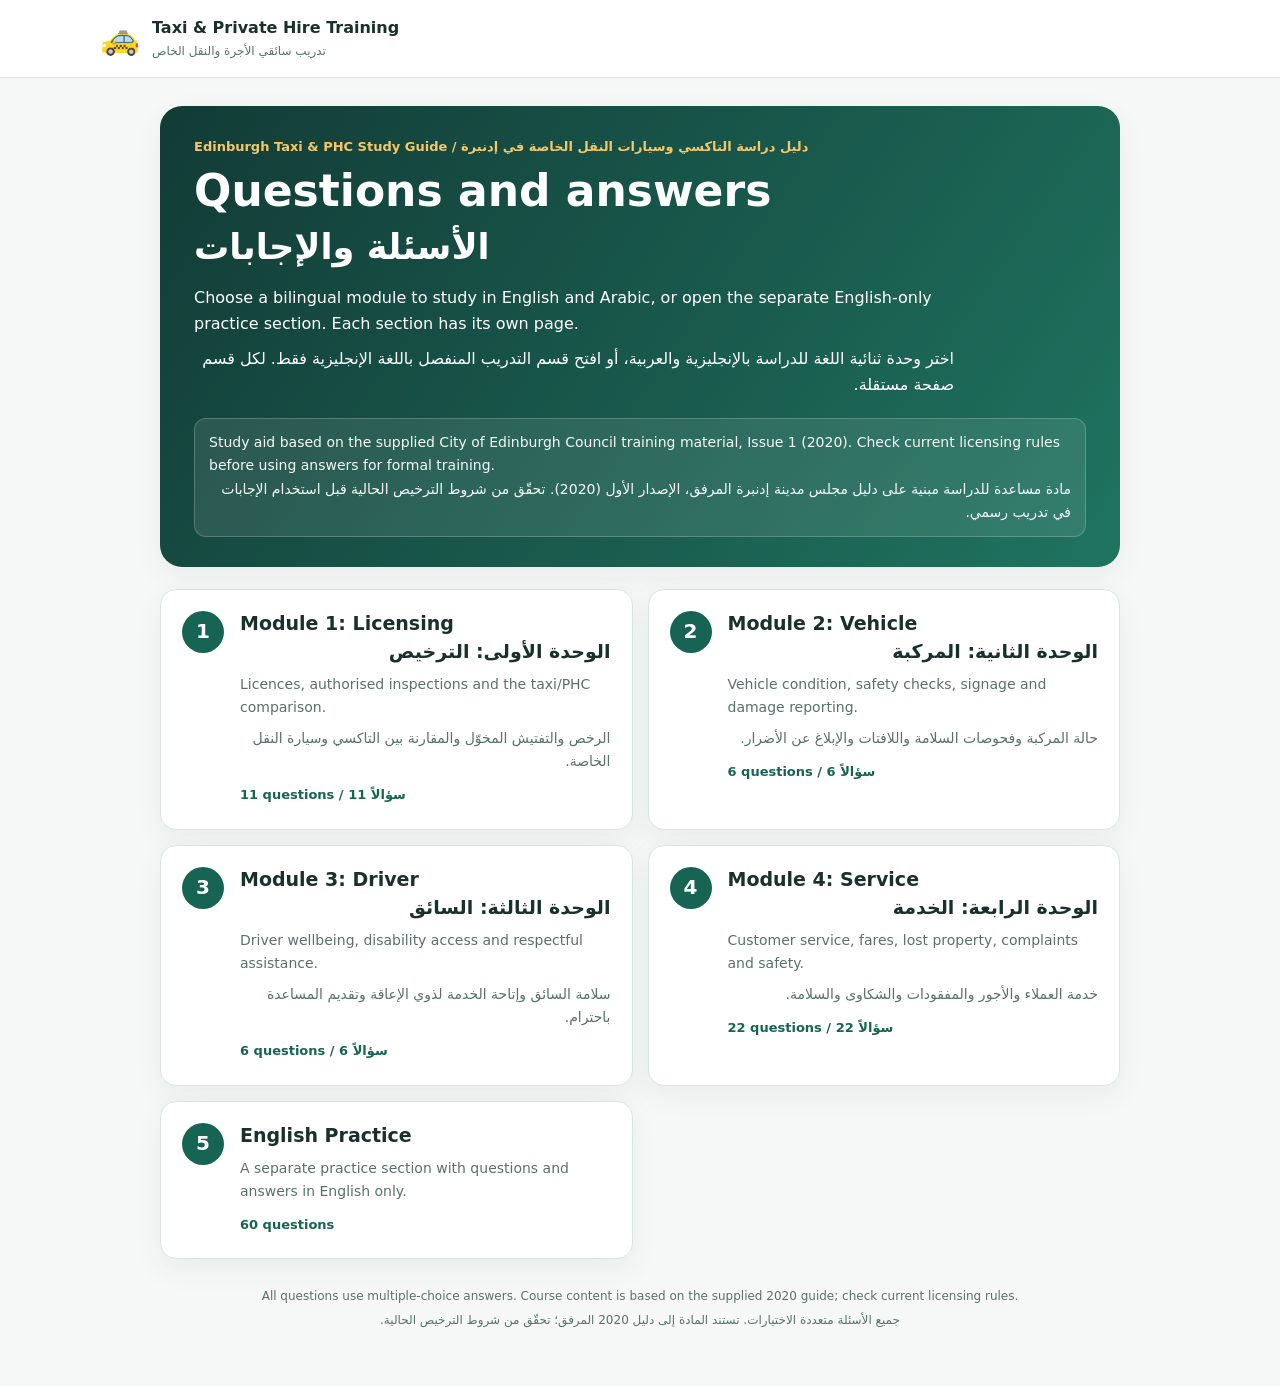
<file: index.html>
<!doctype html>
<html lang="en">
<head>
  <meta charset="utf-8">
  <meta name="viewport" content="width=device-width, initial-scale=1">
  <meta name="theme-color" content="#123b36">
  <title>Taxi & PHC Training | تدريب التاكسي والنقل الخاص</title>
  <link rel="stylesheet" href="style.css?v=20261119-7">
</head>
<body data-page="home">
  <header class="topbar"><a class="brand" href="index.html"><span class="brand-mark">🚕</span><span><strong>Taxi & Private Hire Training</strong><small>تدريب سائقي الأجرة والنقل الخاص</small></span></a></header>
  <main>
    <section class="intro">
      <p class="eyebrow">Edinburgh Taxi & PHC Study Guide / دليل دراسة التاكسي وسيارات النقل الخاصة في إدنبرة</p>
      <h1>Questions and answers<br><span lang="ar" dir="rtl">الأسئلة والإجابات</span></h1>
      <p lang="en" dir="ltr">Choose a bilingual module to study in English and Arabic, or open the separate English-only practice section. Each section has its own page.</p>
      <p lang="ar" dir="rtl">اختر وحدة ثنائية اللغة للدراسة بالإنجليزية والعربية، أو افتح قسم التدريب المنفصل باللغة الإنجليزية فقط. لكل قسم صفحة مستقلة.</p>
      <div class="notice"><span lang="en" dir="ltr">Study aid based on the supplied City of Edinburgh Council training material, Issue 1 (2020). Check current licensing rules before using answers for formal training.</span><span lang="ar" dir="rtl">مادة مساعدة للدراسة مبنية على دليل مجلس مدينة إدنبرة المرفق، الإصدار الأول (2020). تحقّق من شروط الترخيص الحالية قبل استخدام الإجابات في تدريب رسمي.</span></div>
    </section>
    <section class="module-grid" id="module-cards" aria-label="Training modules / وحدات التدريب"></section>
    <footer><span lang="en" dir="ltr">All questions use multiple-choice answers. Course content is based on the supplied 2020 guide; check current licensing rules.</span><span lang="ar" dir="rtl">جميع الأسئلة متعددة الاختيارات. تستند المادة إلى دليل 2020 المرفق؛ تحقّق من شروط الترخيص الحالية.</span></footer>
  </main>
  <script src="questions.js?v=20261119-7"></script><script src="extra-questions.js?v=20261119-7"></script><script src="answers.js?v=20261119-7"></script><script src="course-guide.js?v=20261119-7"></script><script src="app.js?v=20261119-7"></script>
</body>
</html>
</file>
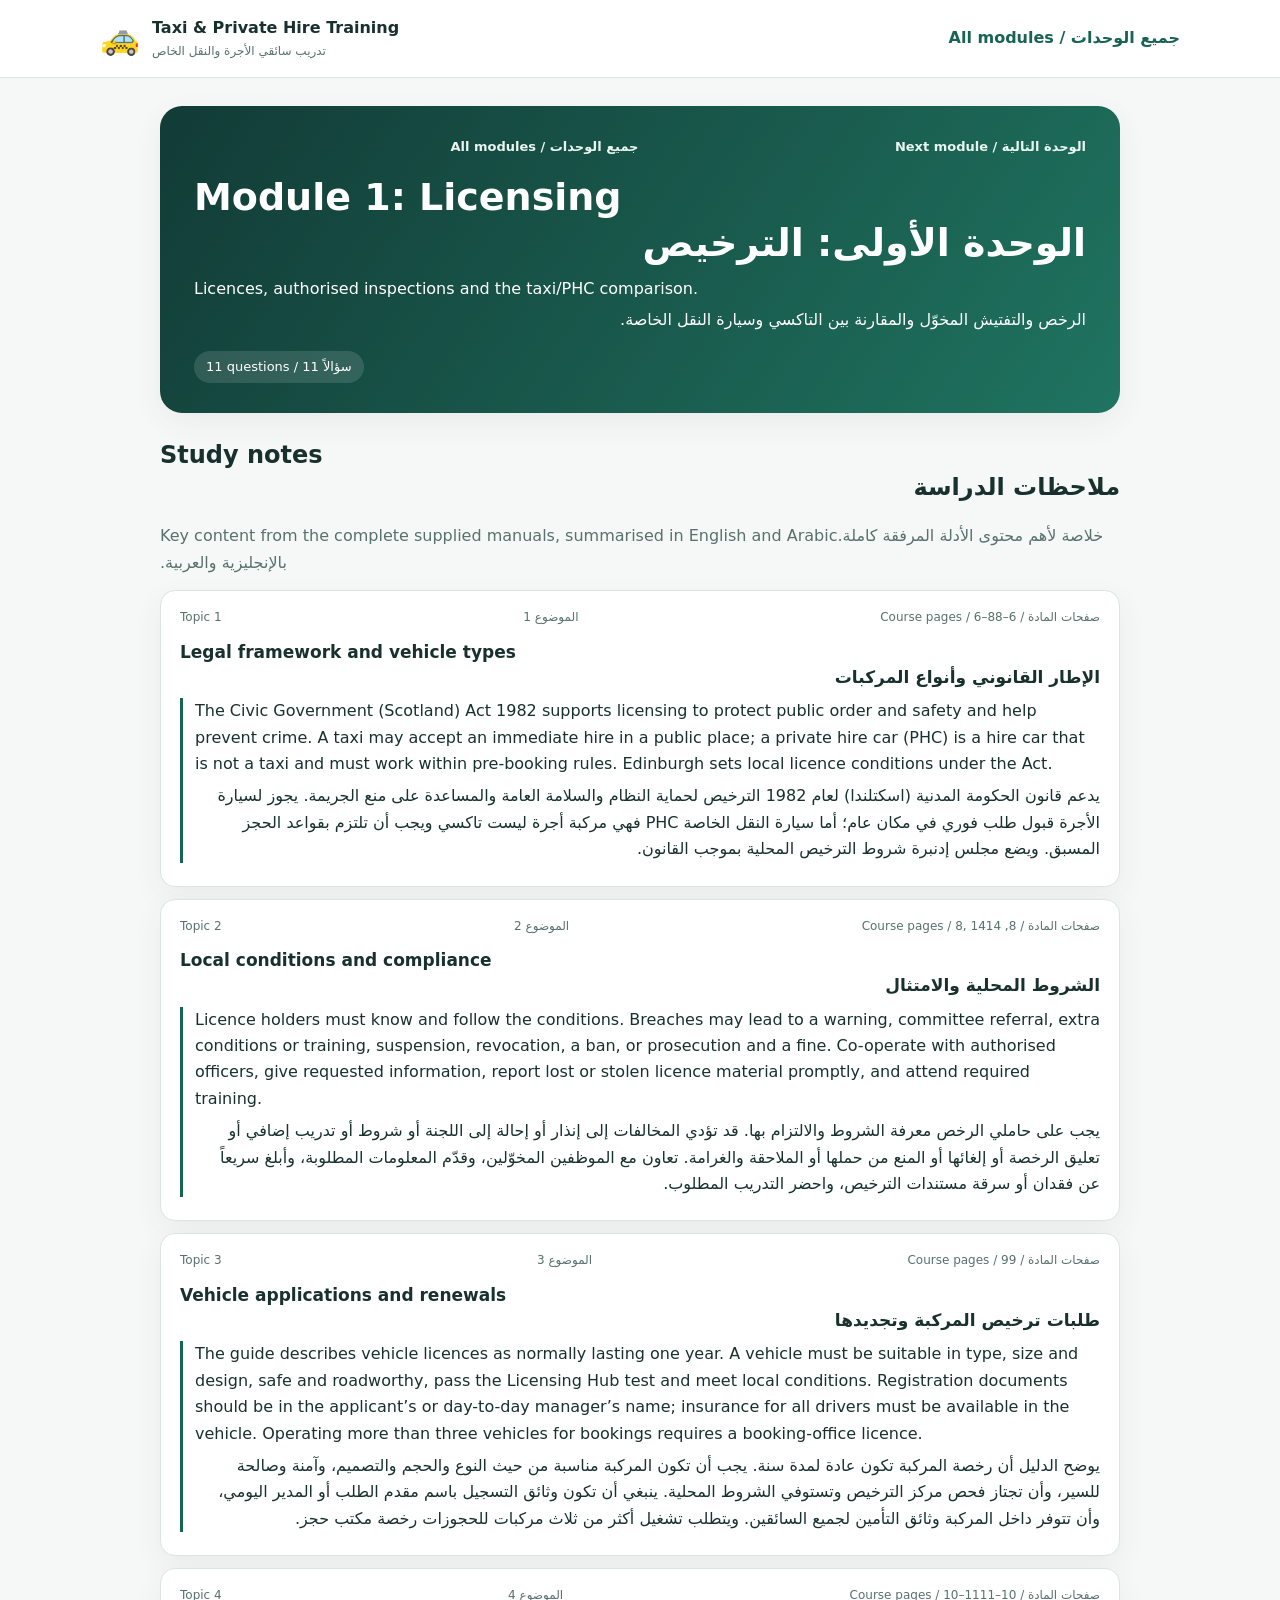
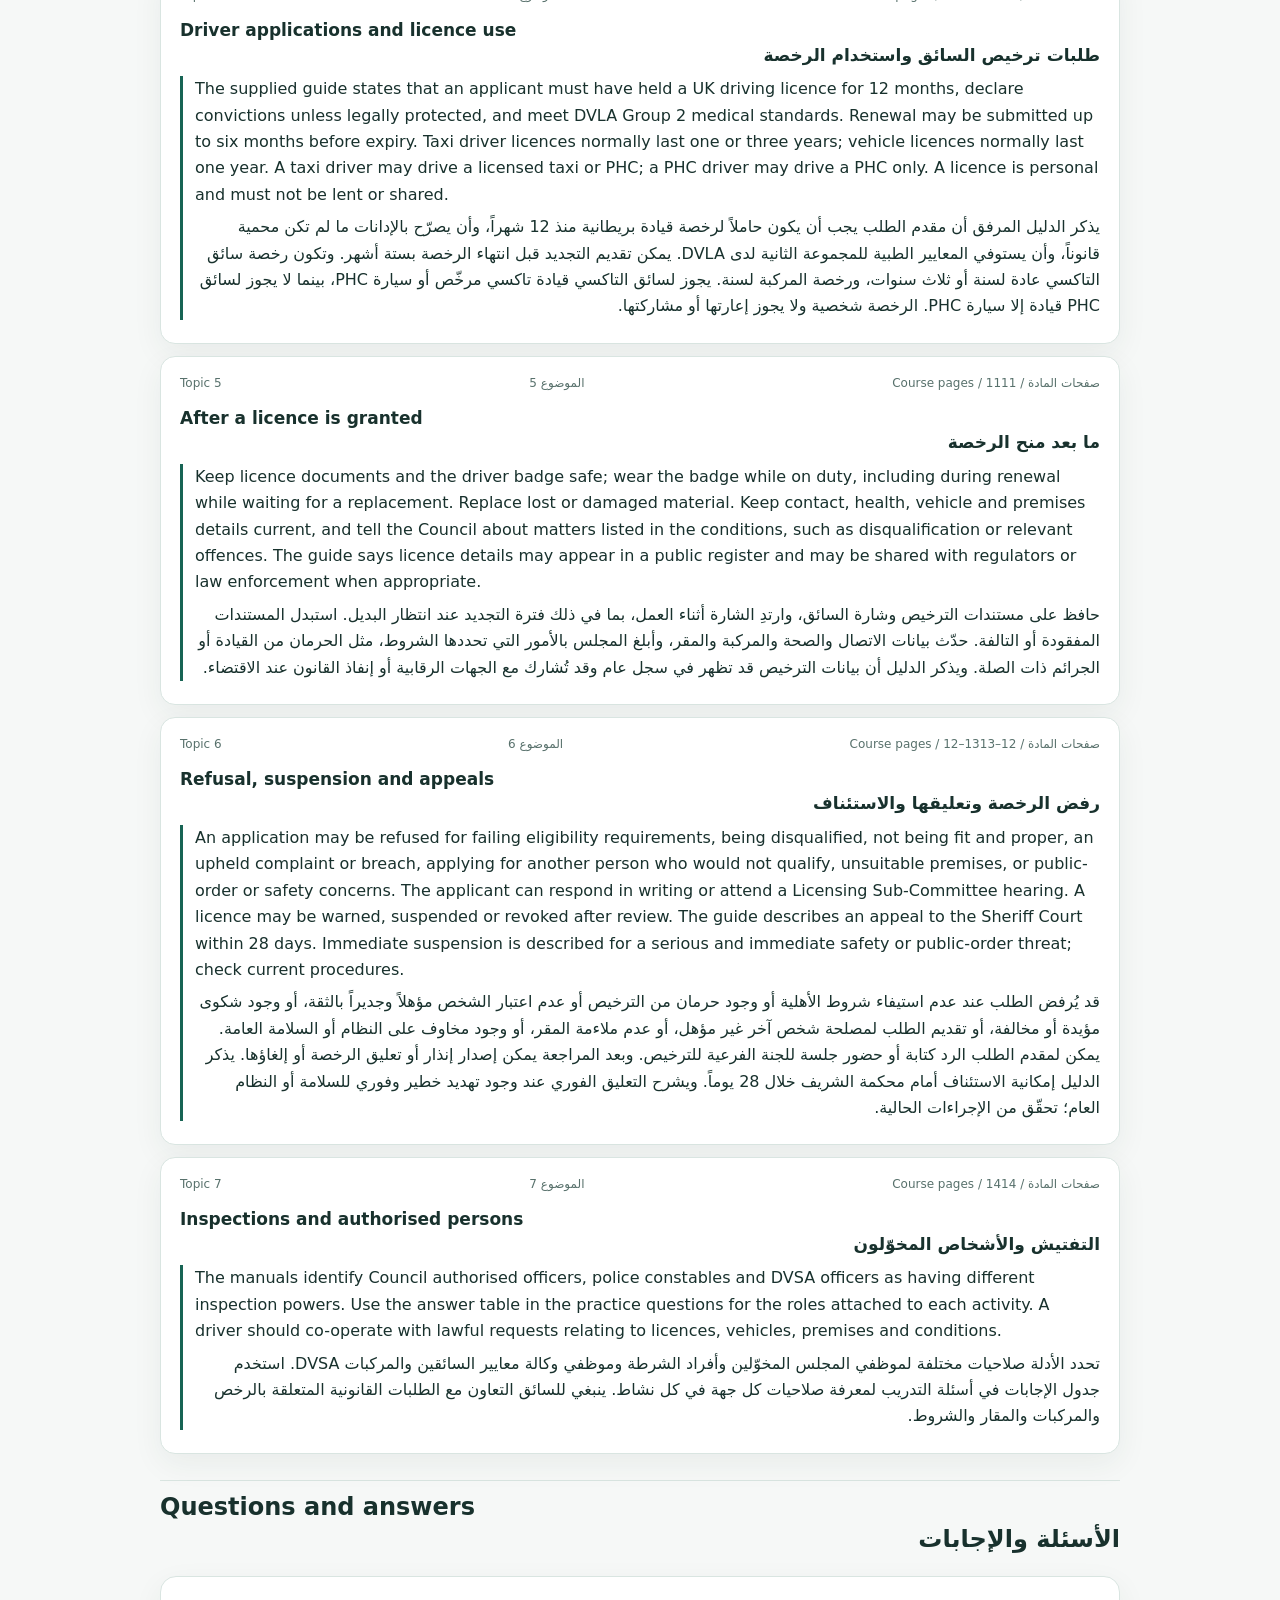
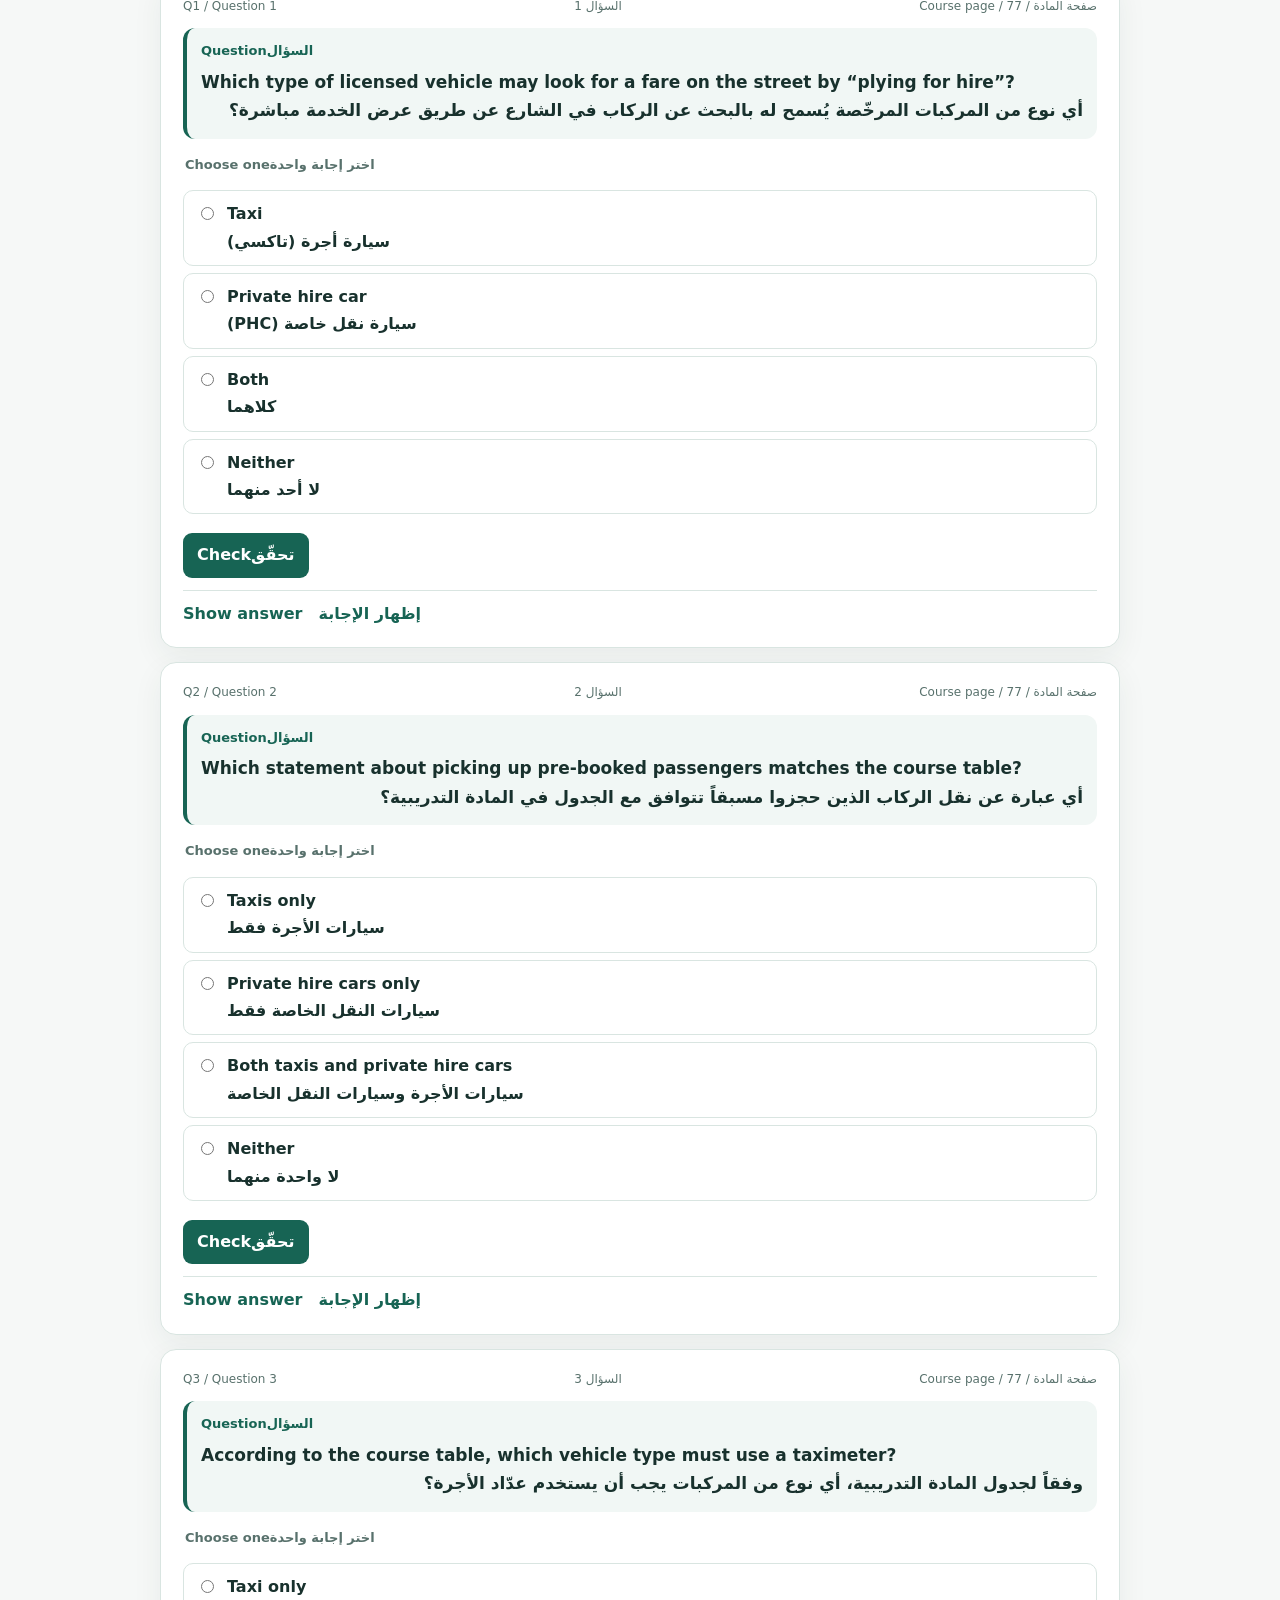
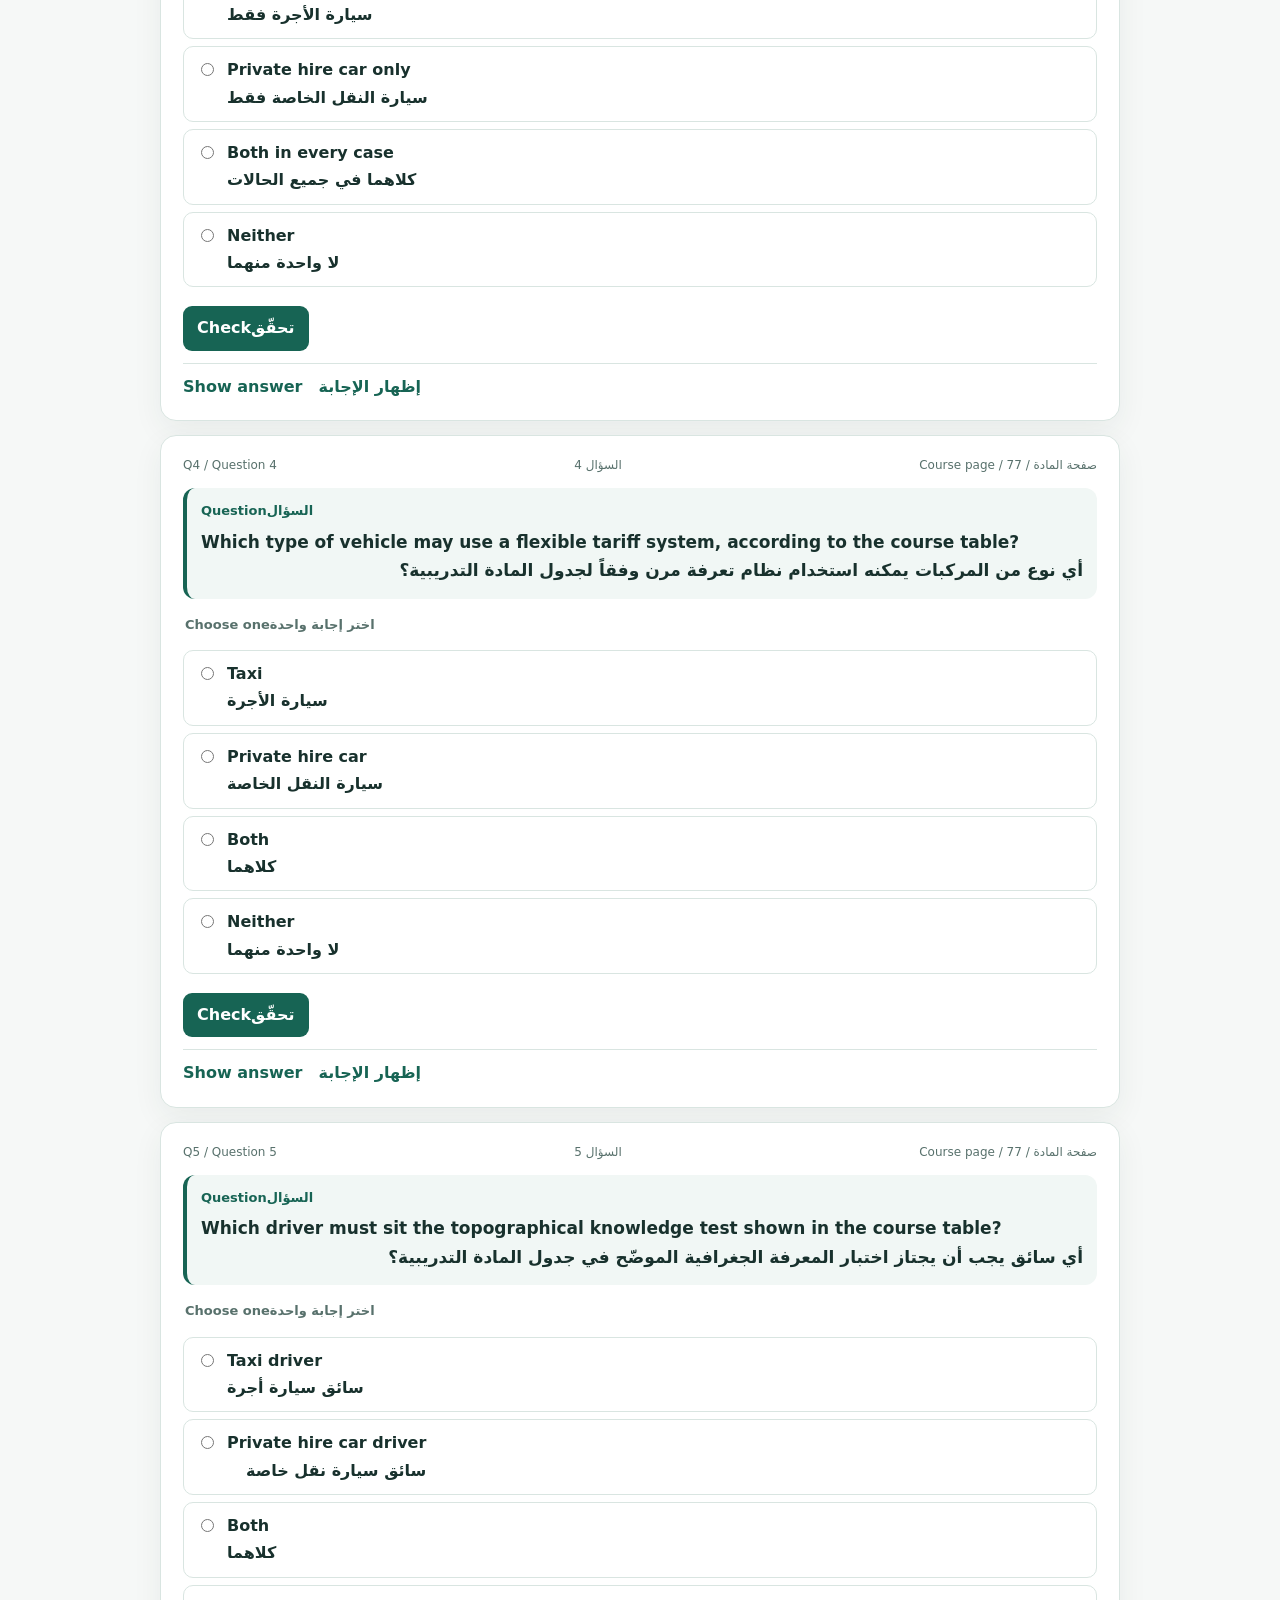
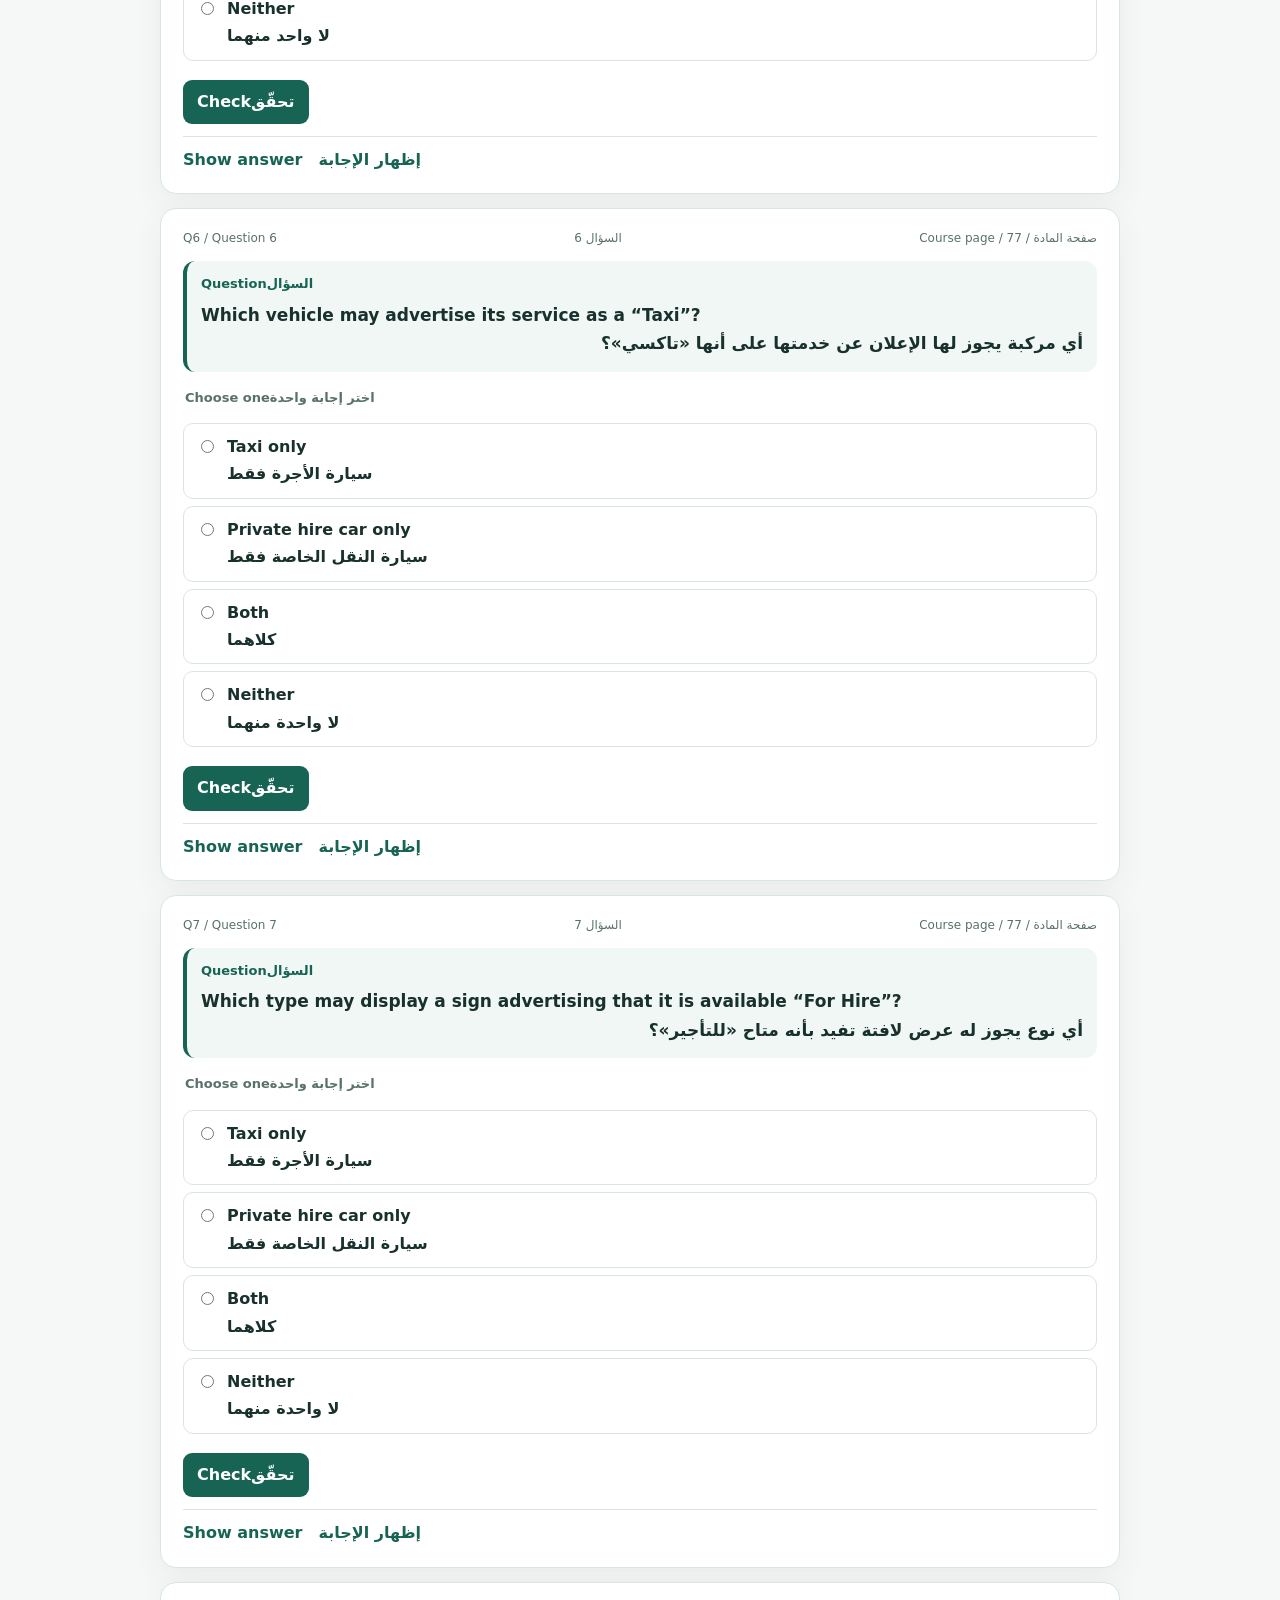
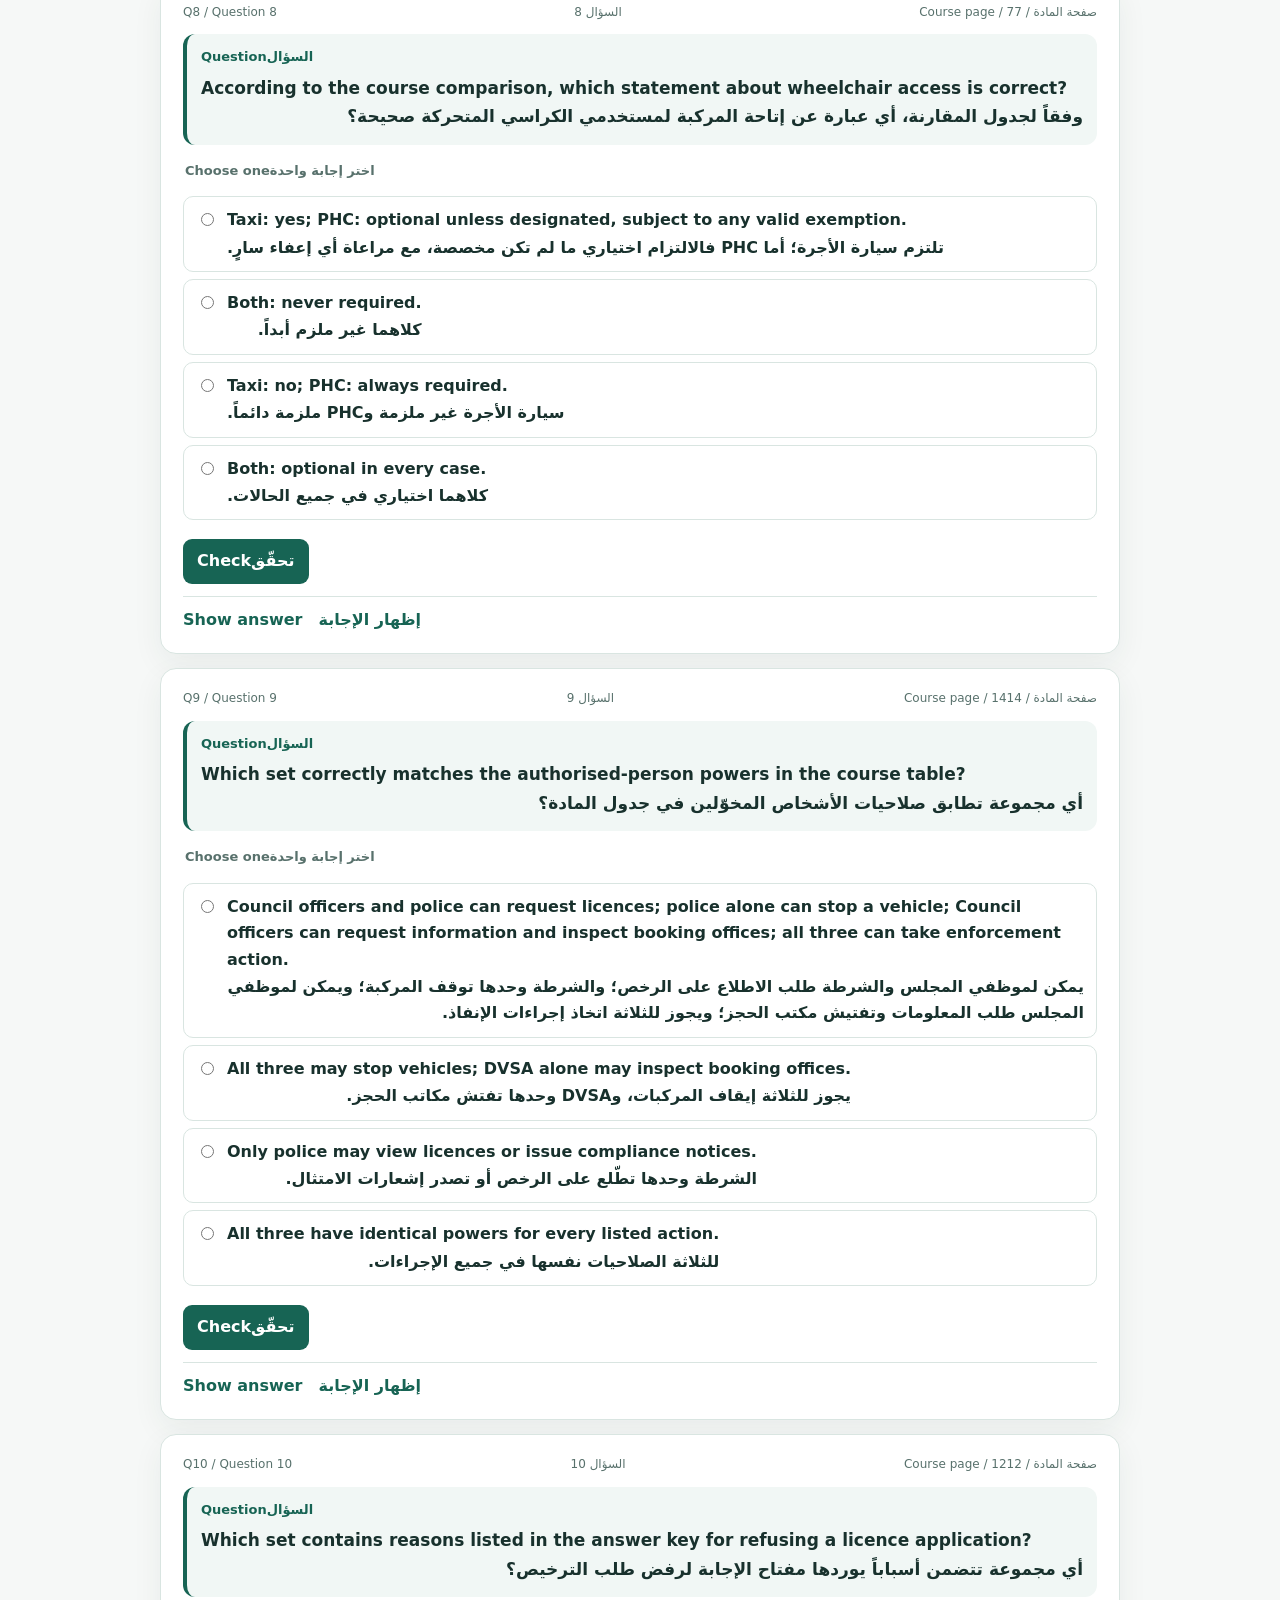
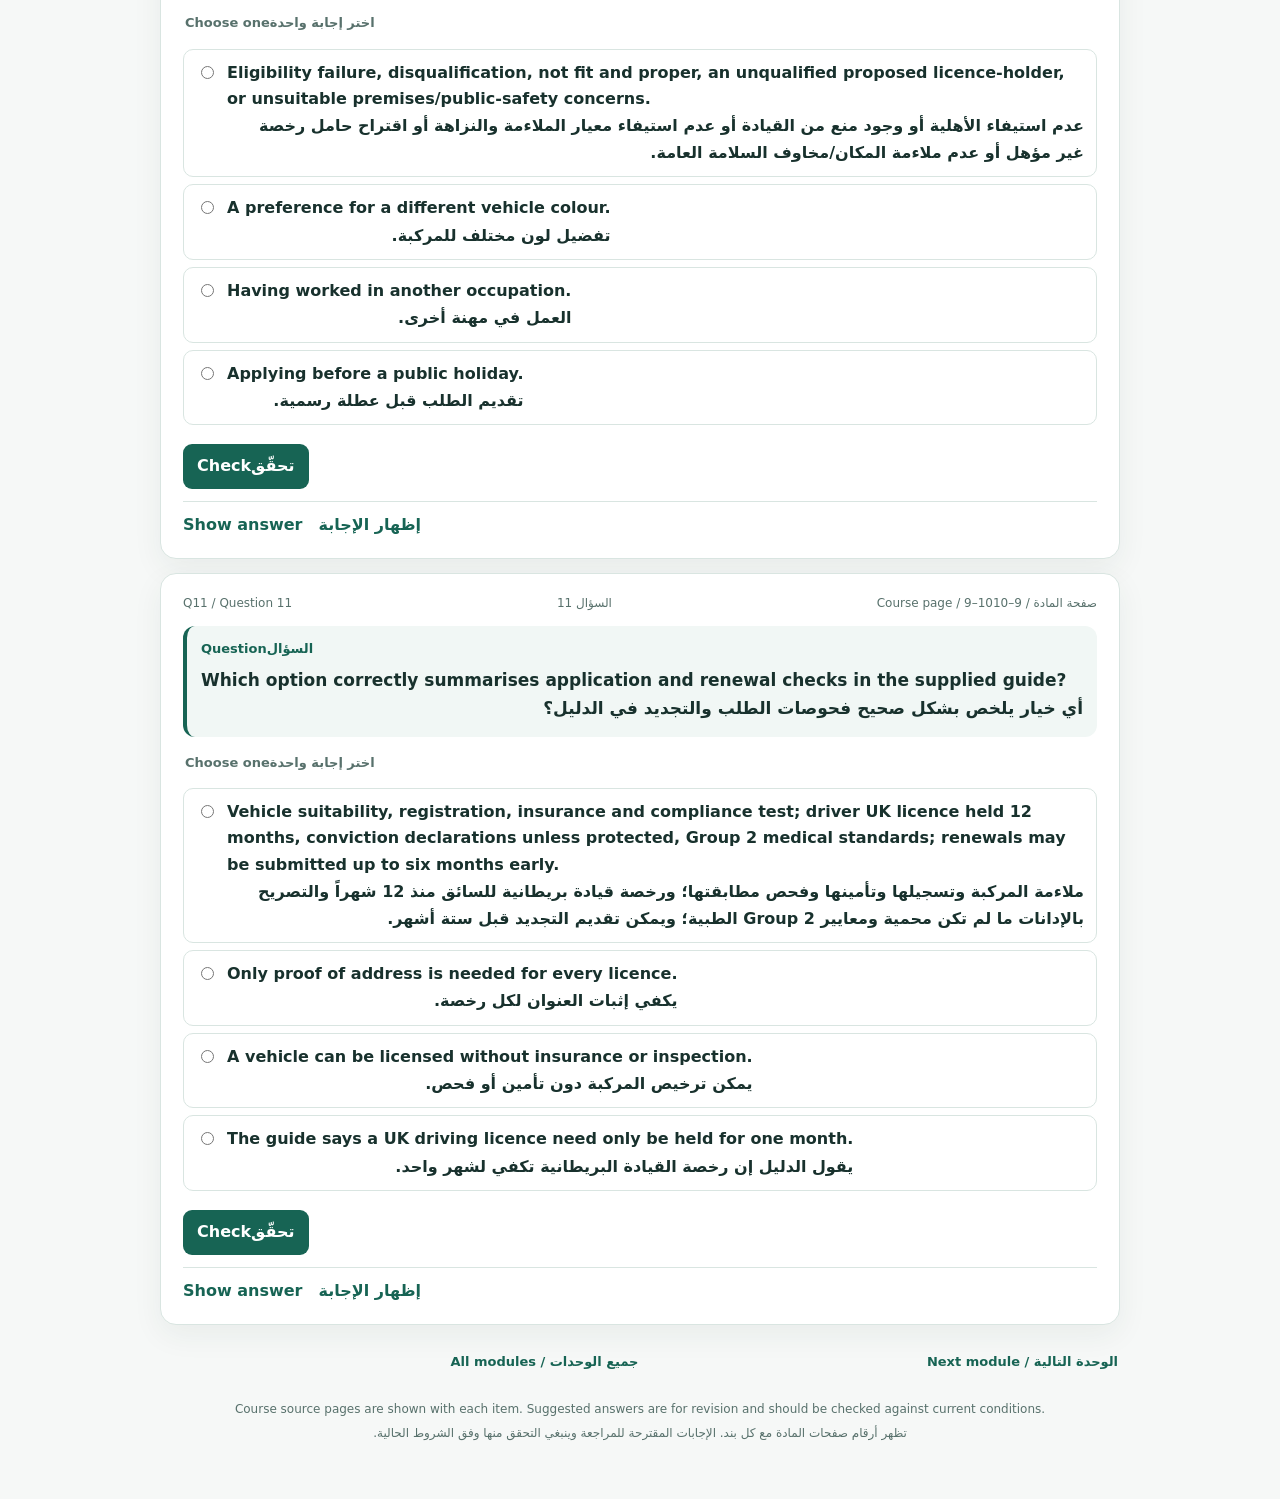
<file: module-1.html>
<!doctype html>
<html lang="en">
<head>
  <meta charset="utf-8">
  <meta name="viewport" content="width=device-width, initial-scale=1">
  <meta name="theme-color" content="#123b36">
  <title>Module 1 | Taxi & PHC Training</title>
  <link rel="stylesheet" href="style.css?v=20261119-7">
</head>
<body data-module="1">
  <header class="topbar"><a class="brand" href="index.html"><span class="brand-mark">🚕</span><span><strong>Taxi & Private Hire Training</strong><small>تدريب سائقي الأجرة والنقل الخاص</small></span></a><a class="all-modules" href="index.html">All modules / جميع الوحدات</a></header>
  <main>
    <section class="module-intro">
      <div class="module-nav"><span></span><a href="index.html">All modules / جميع الوحدات</a><a href="module-2.html">Next module / الوحدة التالية</a></div>
      <h1 id="module-title"></h1>
      <div id="module-intro" class="bilingual-intro"></div>
      <p class="count-pill" id="question-count"></p>
    </section>
    <section class="guide-section" aria-labelledby="guide-heading"><div class="guide-heading"><h2 id="guide-heading"><span lang="en" dir="ltr">Study notes</span><span lang="ar" dir="rtl">ملاحظات الدراسة</span></h2><p><span lang="en" dir="ltr">Key content from the complete supplied manuals, summarised in English and Arabic.</span><span lang="ar" dir="rtl">خلاصة لأهم محتوى الأدلة المرفقة كاملة بالإنجليزية والعربية.</span></p></div><div id="guide-list" class="guide-list"></div></section>
    <section class="questions-section"><h2><span lang="en" dir="ltr">Questions and answers</span><span lang="ar" dir="rtl">الأسئلة والإجابات</span></h2><section id="question-list" class="question-list" aria-live="polite"></section></section>
    <div class="module-nav bottom-nav"><span></span><a href="index.html">All modules / جميع الوحدات</a><a href="module-2.html">Next module / الوحدة التالية</a></div>
    <footer><span lang="en" dir="ltr">Course source pages are shown with each item. Suggested answers are for revision and should be checked against current conditions.</span><span lang="ar" dir="rtl">تظهر أرقام صفحات المادة مع كل بند. الإجابات المقترحة للمراجعة وينبغي التحقق منها وفق الشروط الحالية.</span></footer>
  </main>
  <script src="questions.js?v=20261119-7"></script><script src="extra-questions.js?v=20261119-7"></script><script src="answers.js?v=20261119-7"></script><script src="course-guide.js?v=20261119-7"></script><script src="app.js?v=20261119-7"></script>
</body>
</html>
</file>
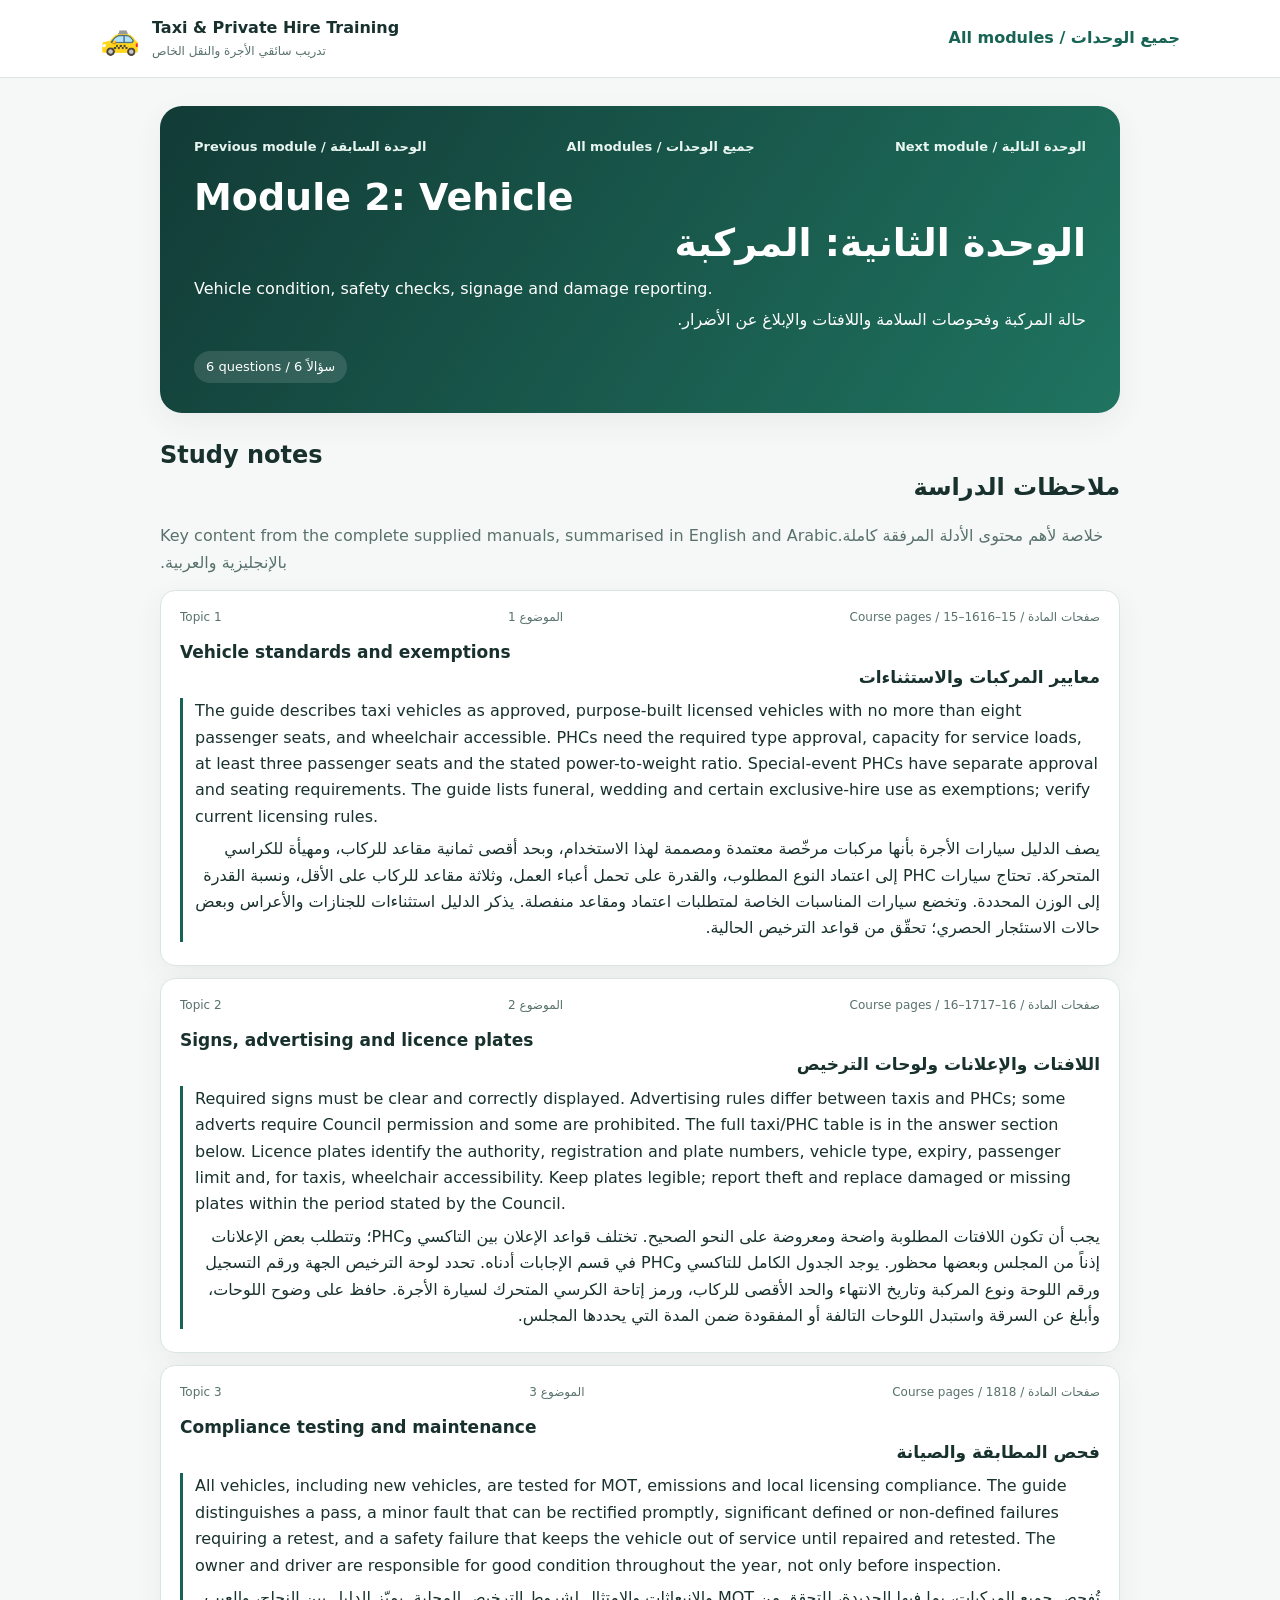
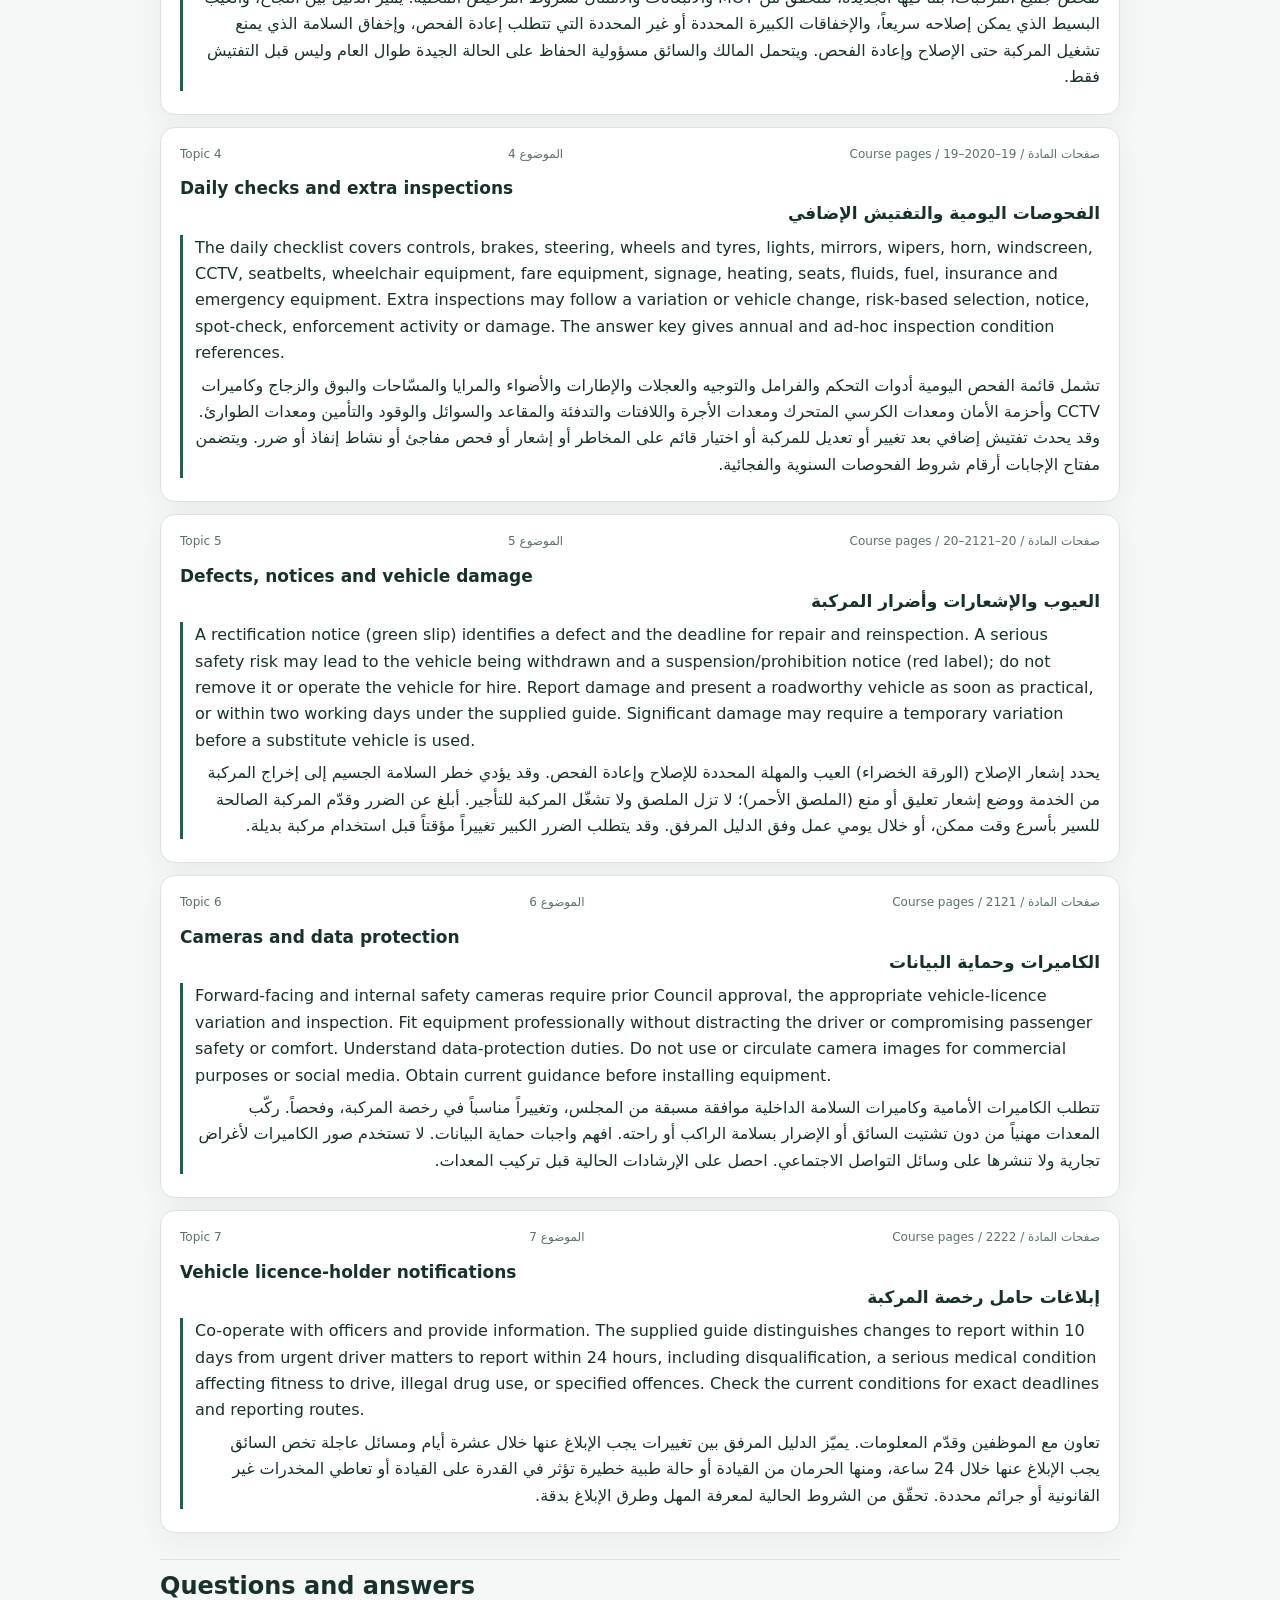
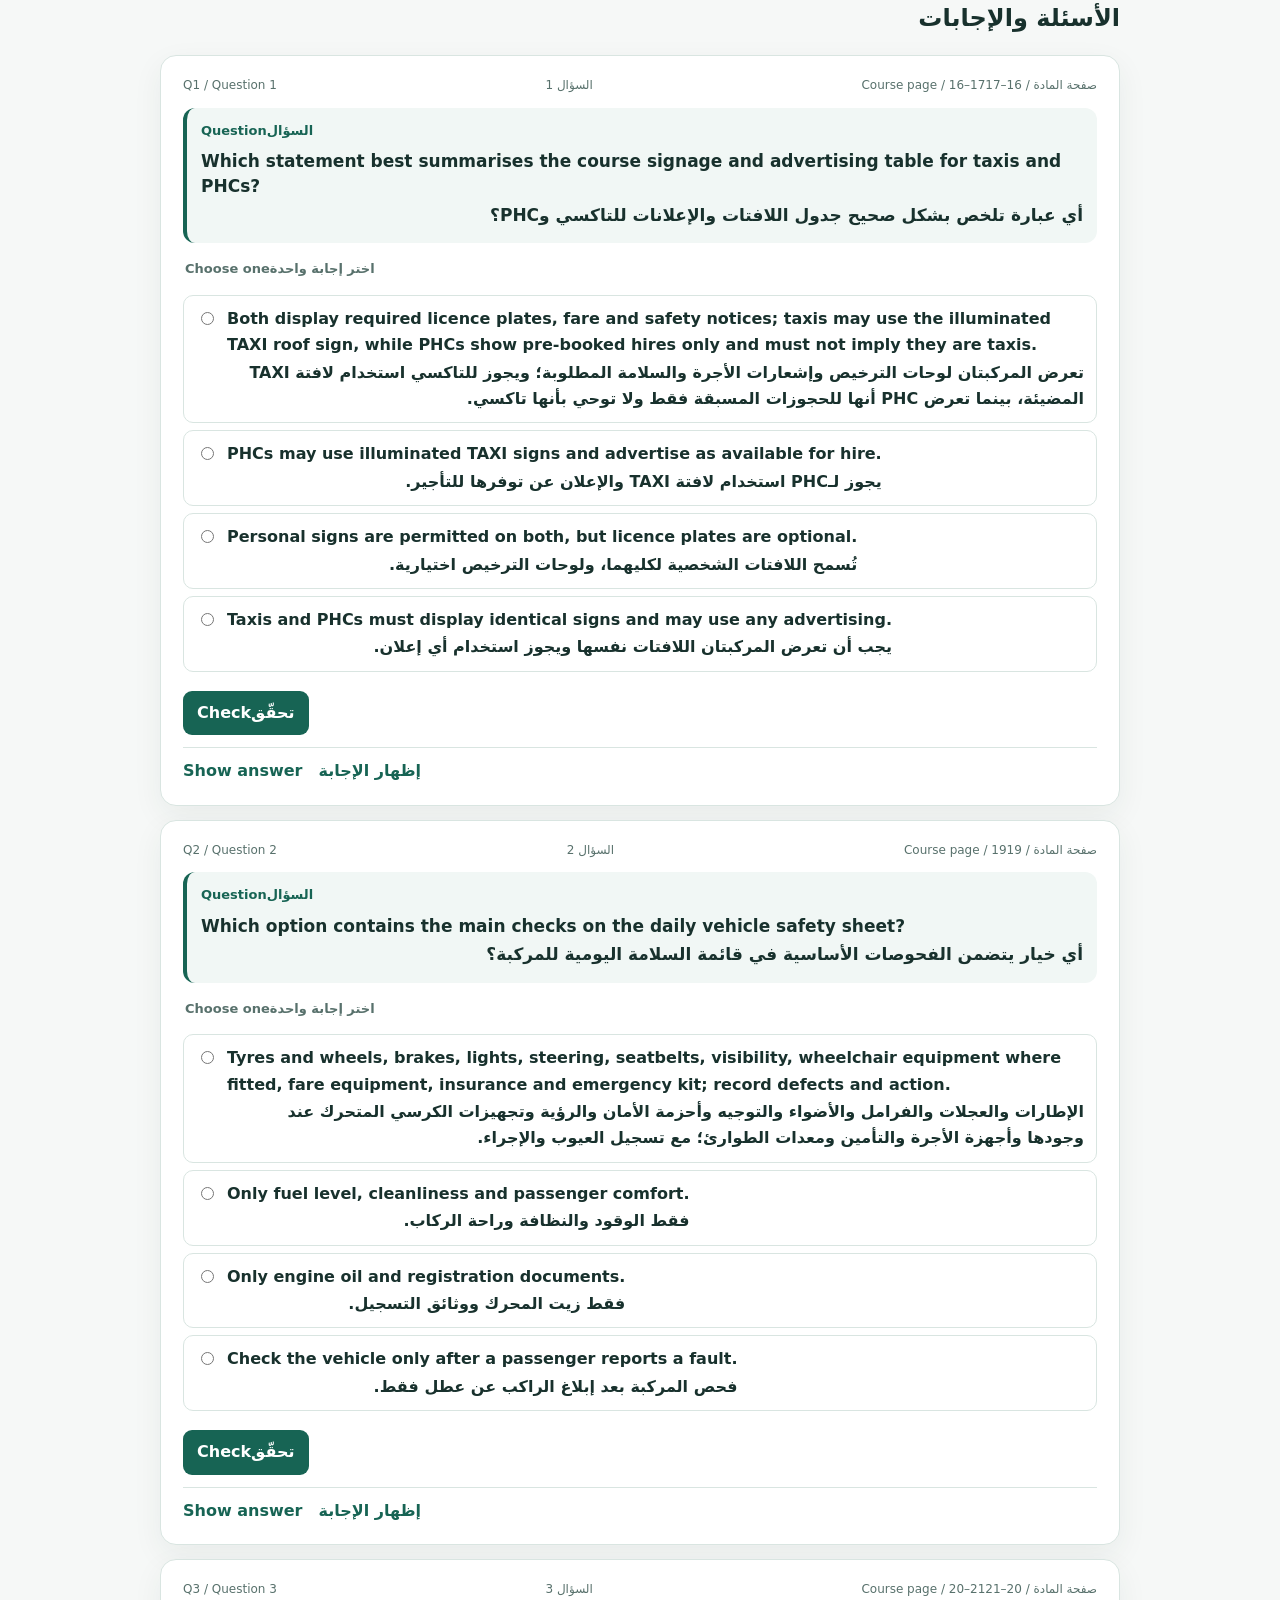
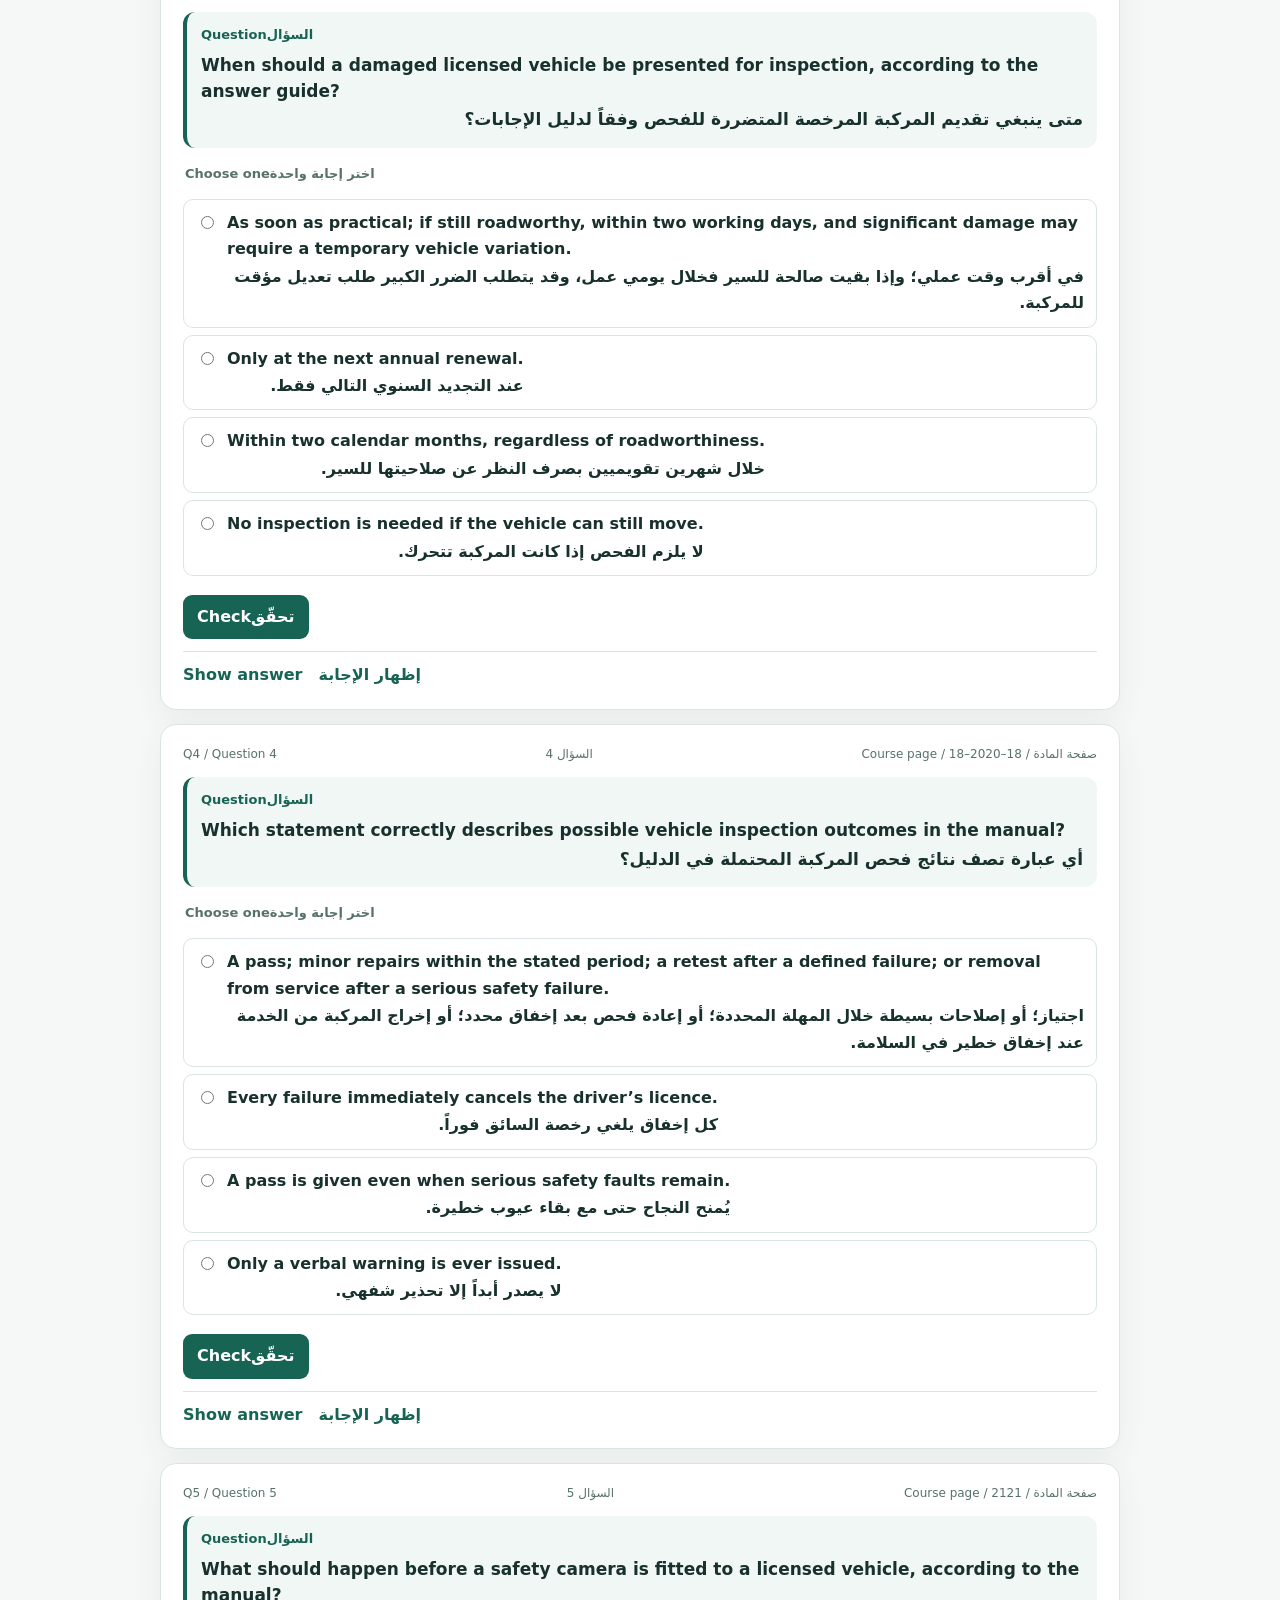
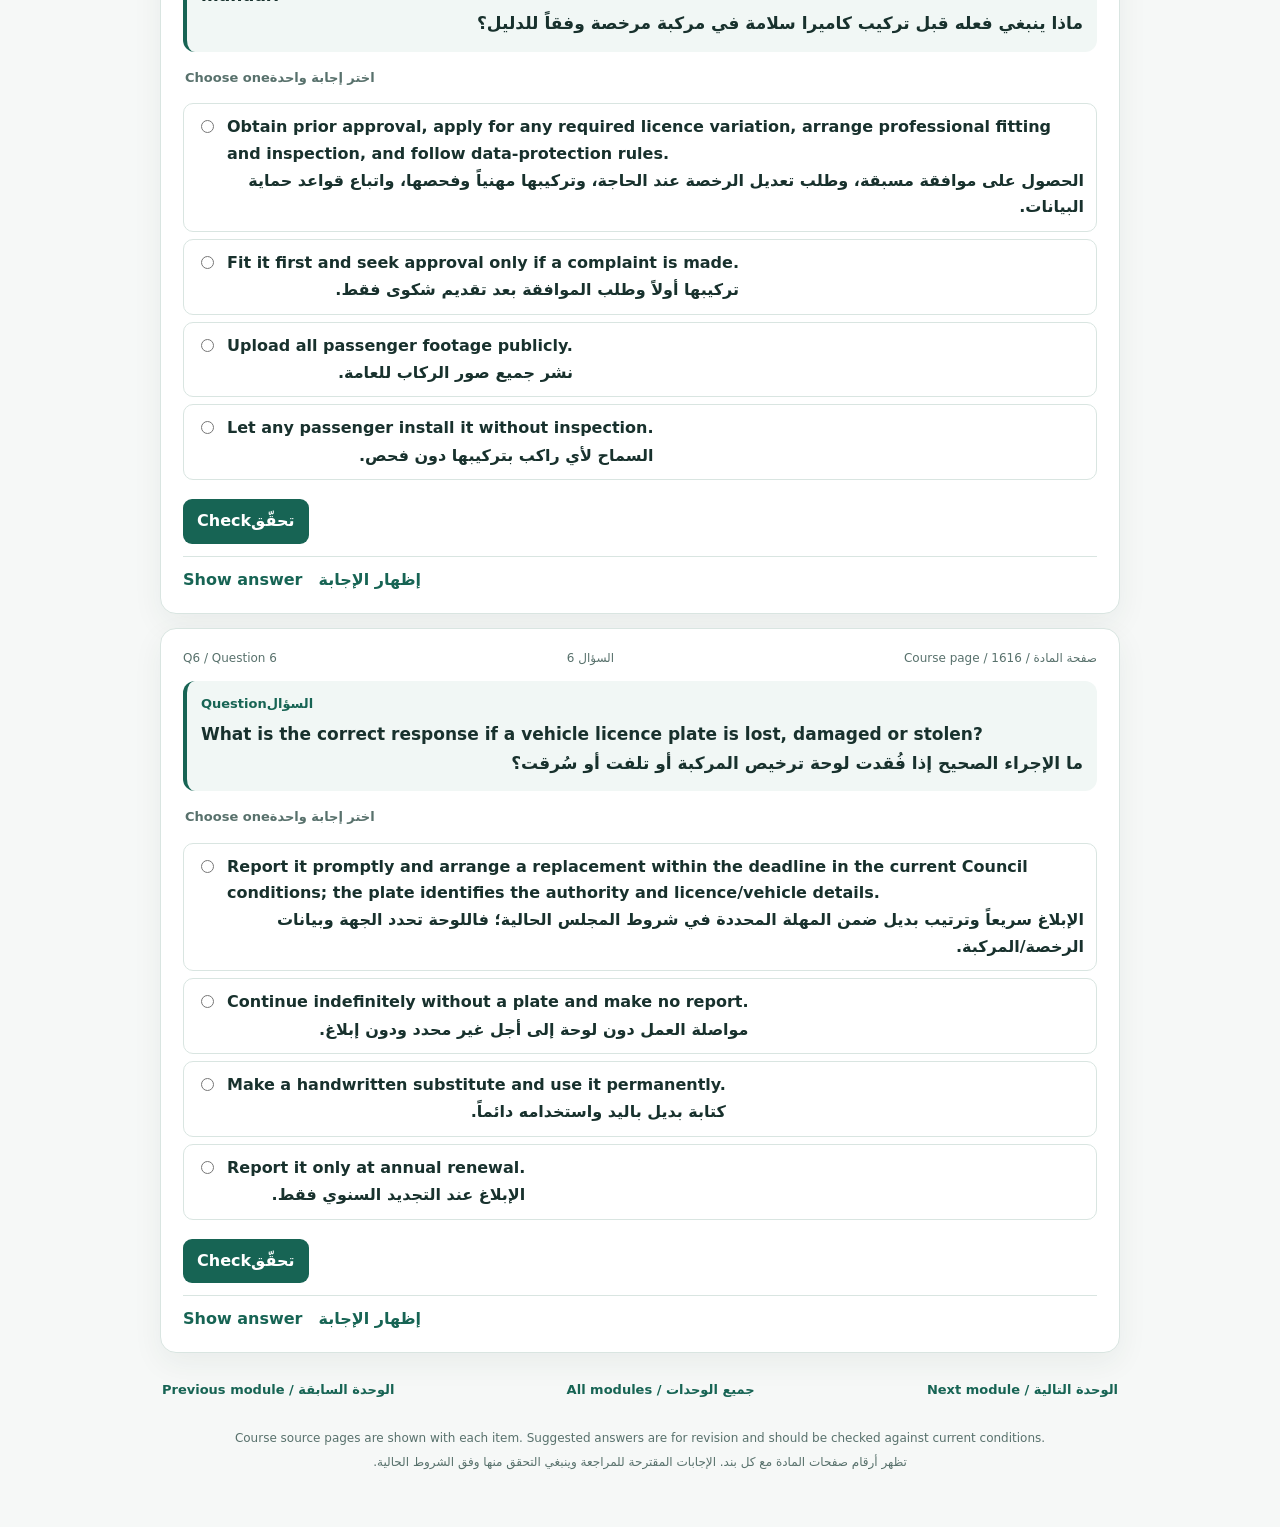
<file: module-2.html>
<!doctype html>
<html lang="en">
<head>
  <meta charset="utf-8">
  <meta name="viewport" content="width=device-width, initial-scale=1">
  <meta name="theme-color" content="#123b36">
  <title>Module 2 | Taxi & PHC Training</title>
  <link rel="stylesheet" href="style.css?v=20261119-7">
</head>
<body data-module="2">
  <header class="topbar"><a class="brand" href="index.html"><span class="brand-mark">🚕</span><span><strong>Taxi & Private Hire Training</strong><small>تدريب سائقي الأجرة والنقل الخاص</small></span></a><a class="all-modules" href="index.html">All modules / جميع الوحدات</a></header>
  <main>
    <section class="module-intro">
      <div class="module-nav"><a href="module-1.html">Previous module / الوحدة السابقة</a><a href="index.html">All modules / جميع الوحدات</a><a href="module-3.html">Next module / الوحدة التالية</a></div>
      <h1 id="module-title"></h1>
      <div id="module-intro" class="bilingual-intro"></div>
      <p class="count-pill" id="question-count"></p>
    </section>
    <section class="guide-section" aria-labelledby="guide-heading"><div class="guide-heading"><h2 id="guide-heading"><span lang="en" dir="ltr">Study notes</span><span lang="ar" dir="rtl">ملاحظات الدراسة</span></h2><p><span lang="en" dir="ltr">Key content from the complete supplied manuals, summarised in English and Arabic.</span><span lang="ar" dir="rtl">خلاصة لأهم محتوى الأدلة المرفقة كاملة بالإنجليزية والعربية.</span></p></div><div id="guide-list" class="guide-list"></div></section>
    <section class="questions-section"><h2><span lang="en" dir="ltr">Questions and answers</span><span lang="ar" dir="rtl">الأسئلة والإجابات</span></h2><section id="question-list" class="question-list" aria-live="polite"></section></section>
    <div class="module-nav bottom-nav"><a href="module-1.html">Previous module / الوحدة السابقة</a><a href="index.html">All modules / جميع الوحدات</a><a href="module-3.html">Next module / الوحدة التالية</a></div>
    <footer><span lang="en" dir="ltr">Course source pages are shown with each item. Suggested answers are for revision and should be checked against current conditions.</span><span lang="ar" dir="rtl">تظهر أرقام صفحات المادة مع كل بند. الإجابات المقترحة للمراجعة وينبغي التحقق منها وفق الشروط الحالية.</span></footer>
  </main>
  <script src="questions.js?v=20261119-7"></script><script src="extra-questions.js?v=20261119-7"></script><script src="answers.js?v=20261119-7"></script><script src="course-guide.js?v=20261119-7"></script><script src="app.js?v=20261119-7"></script>
</body>
</html>
</file>
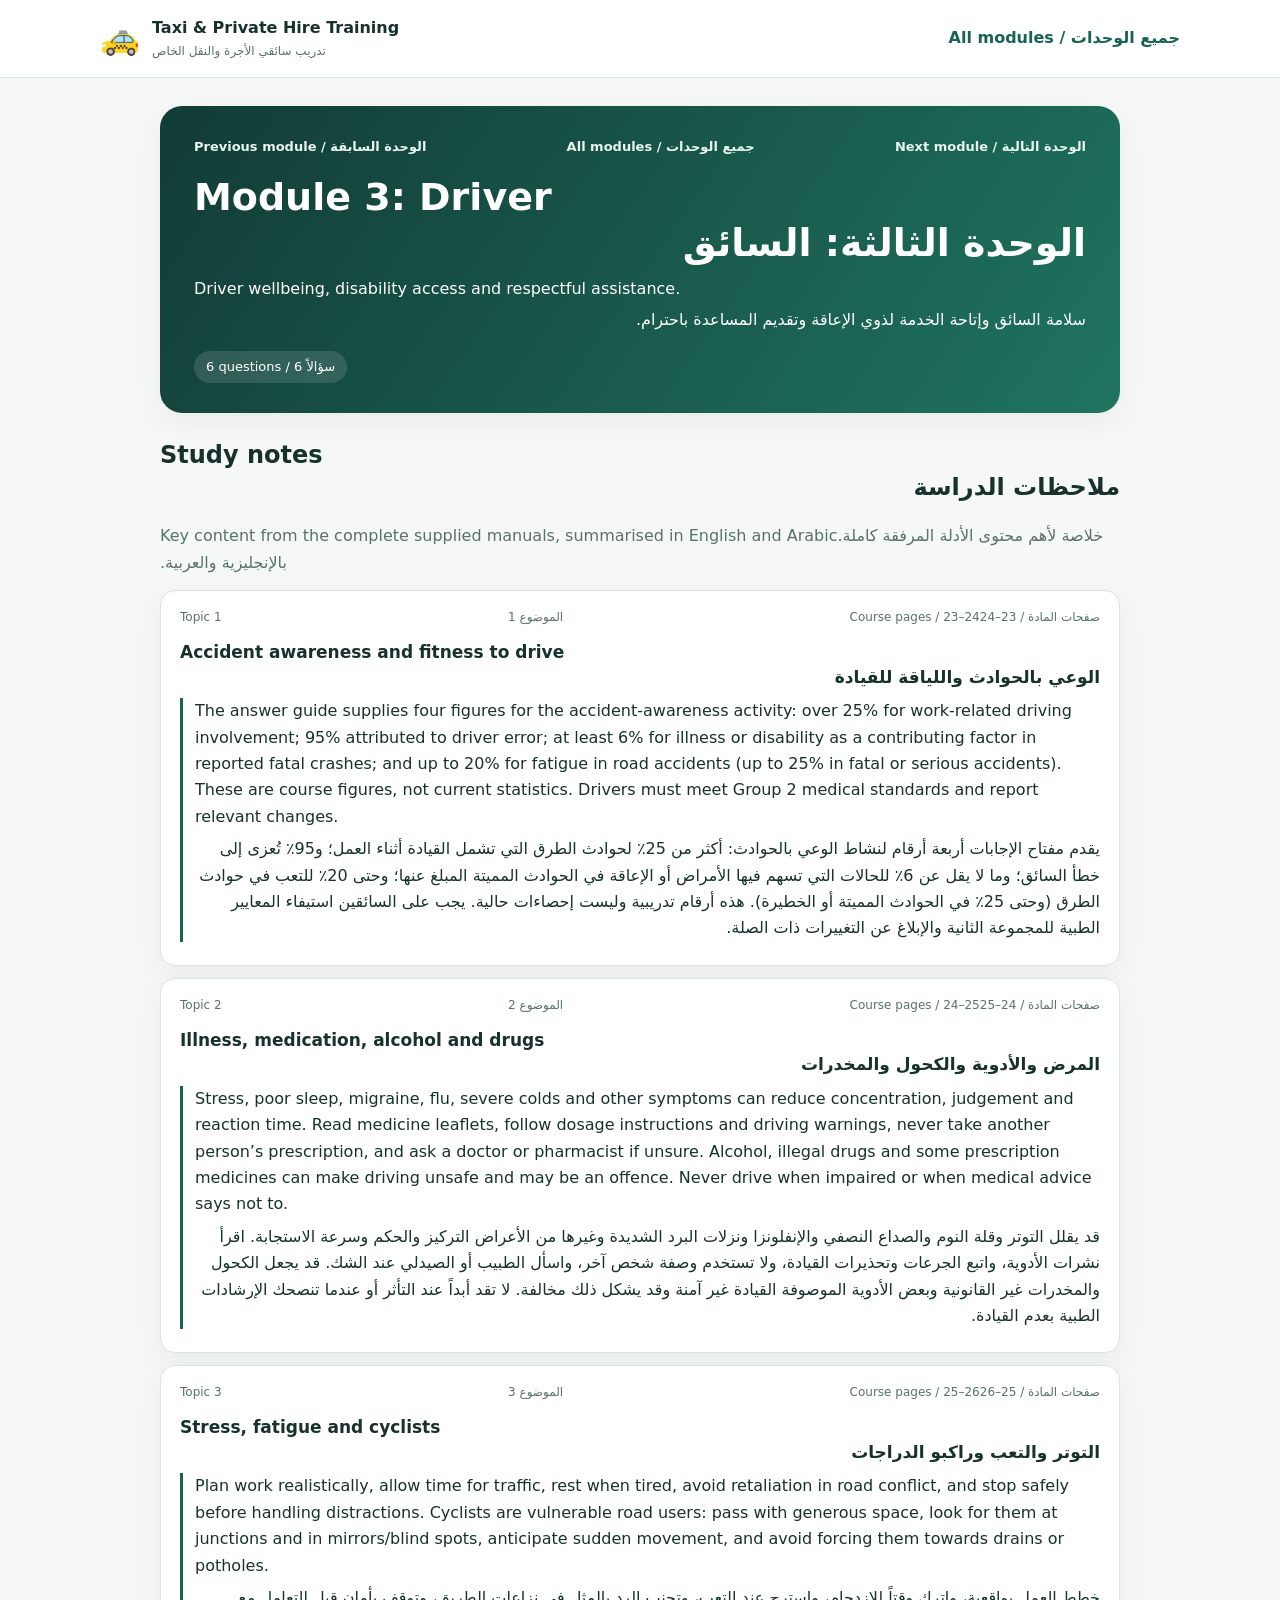
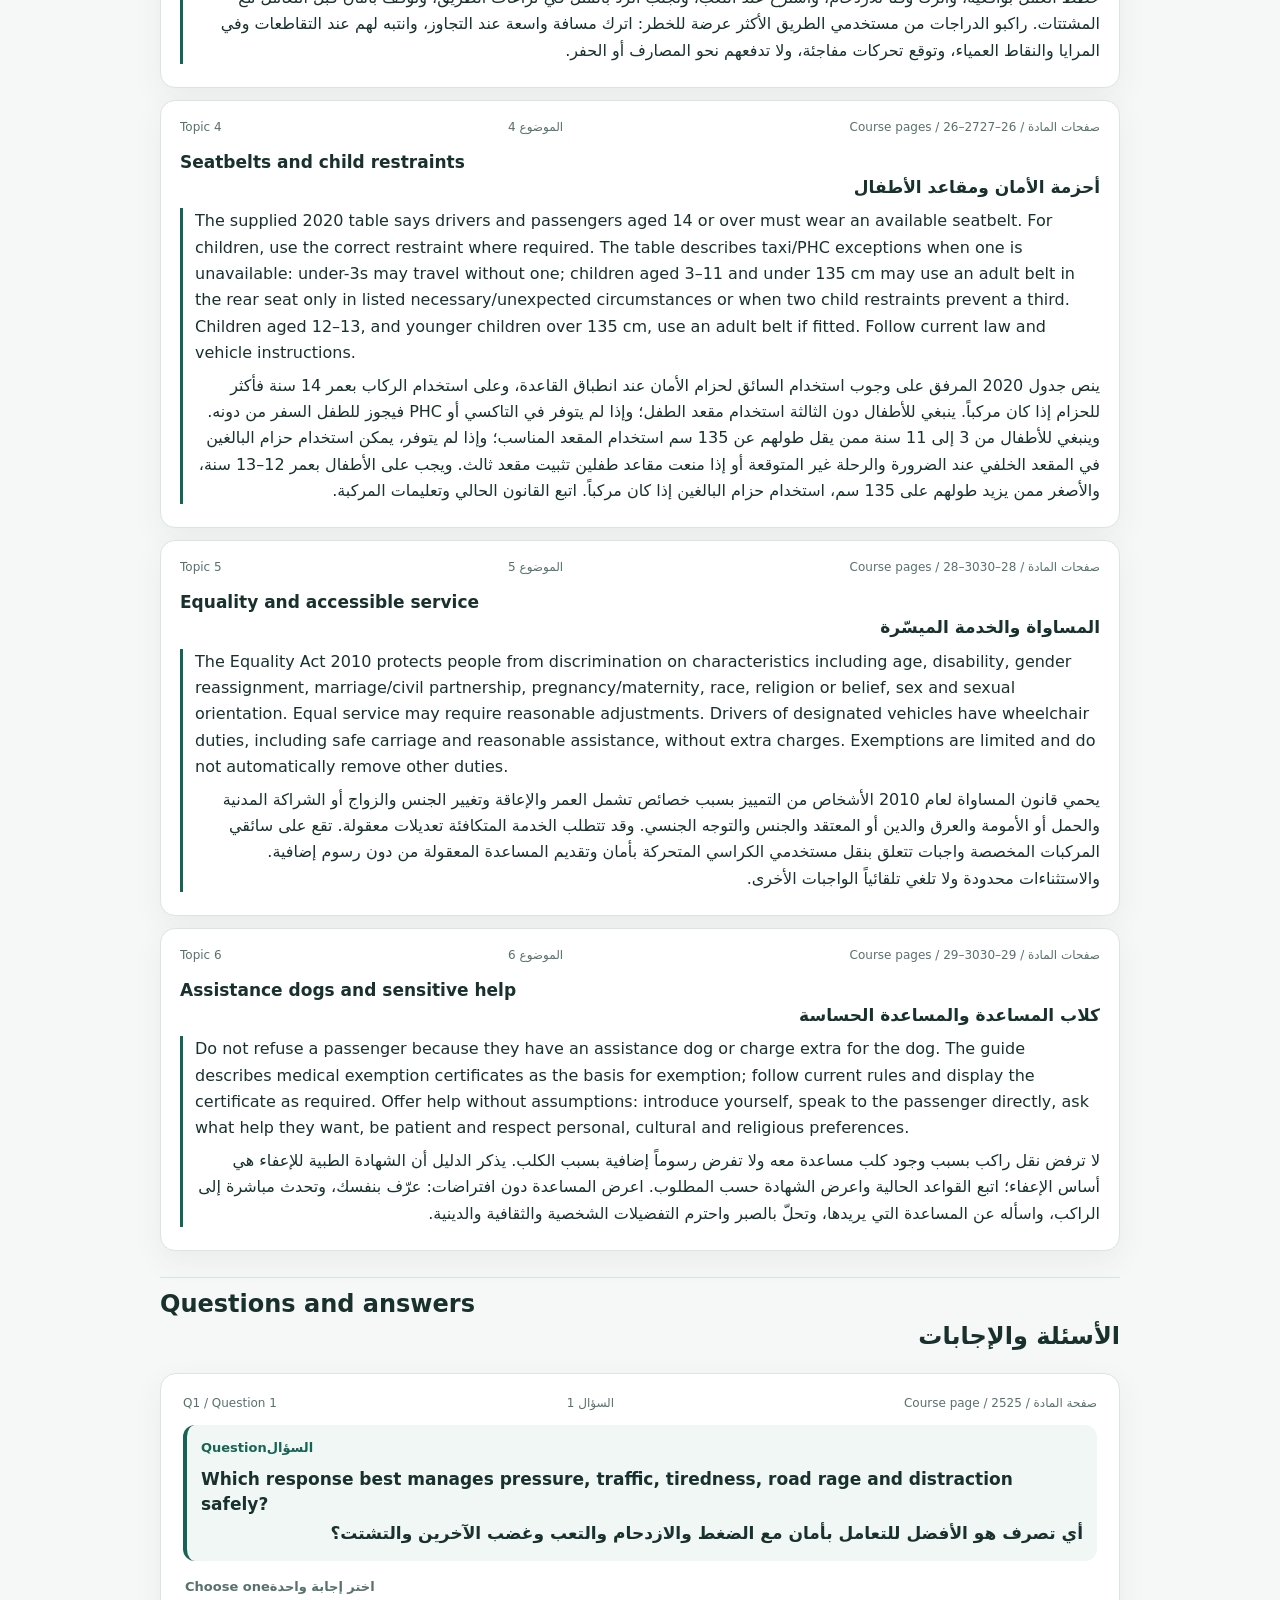
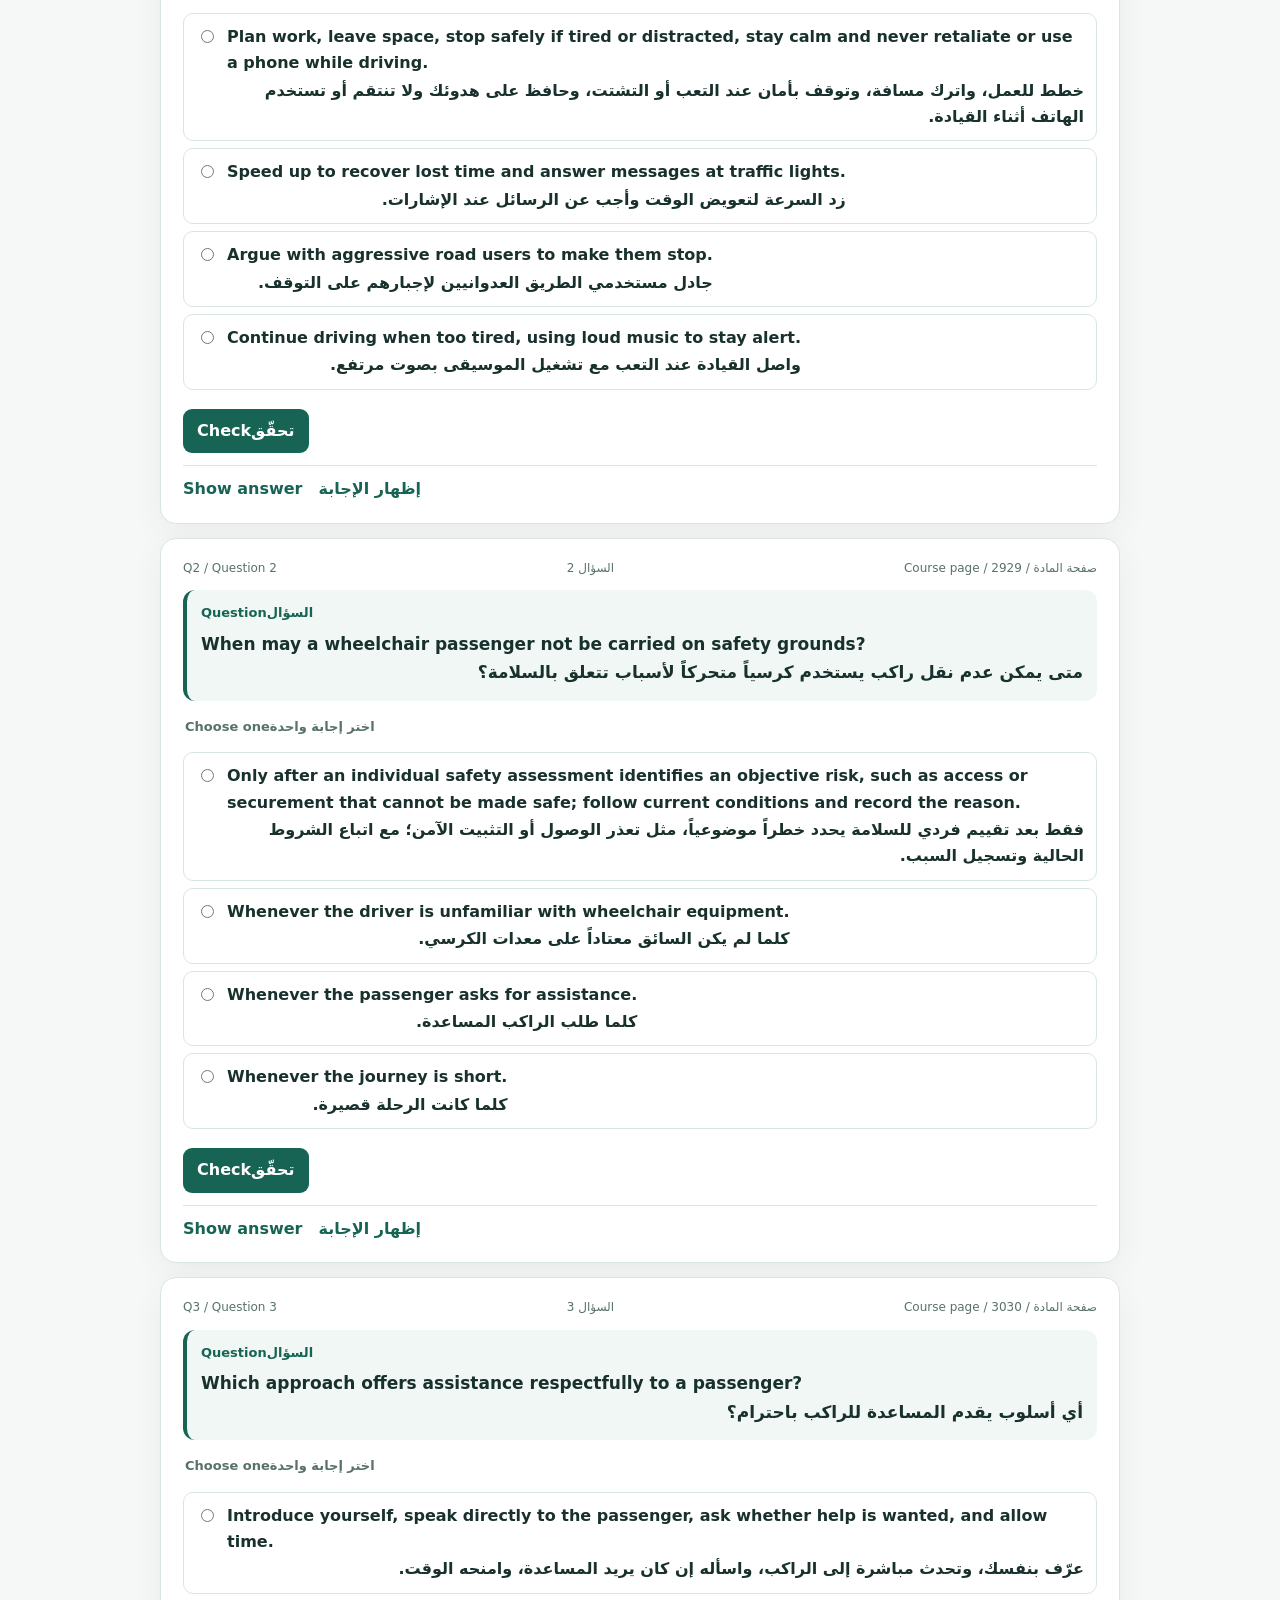
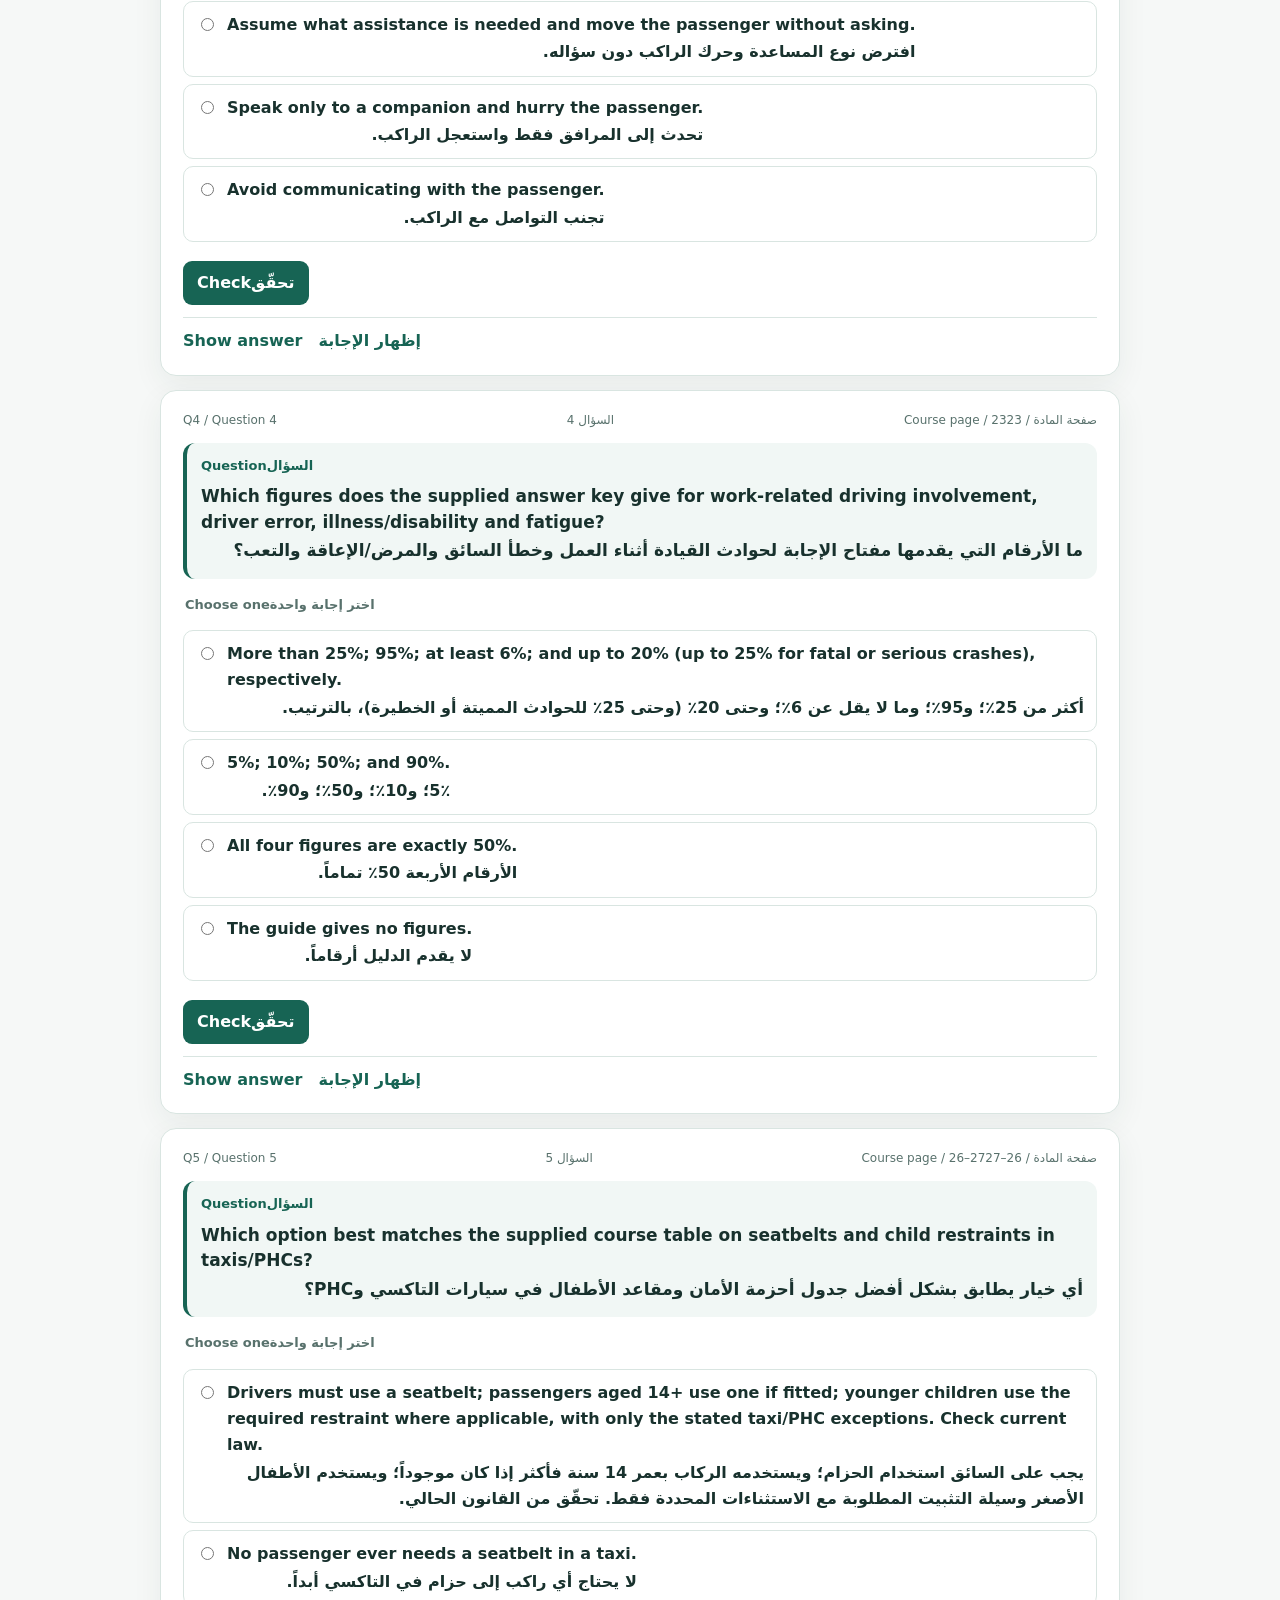
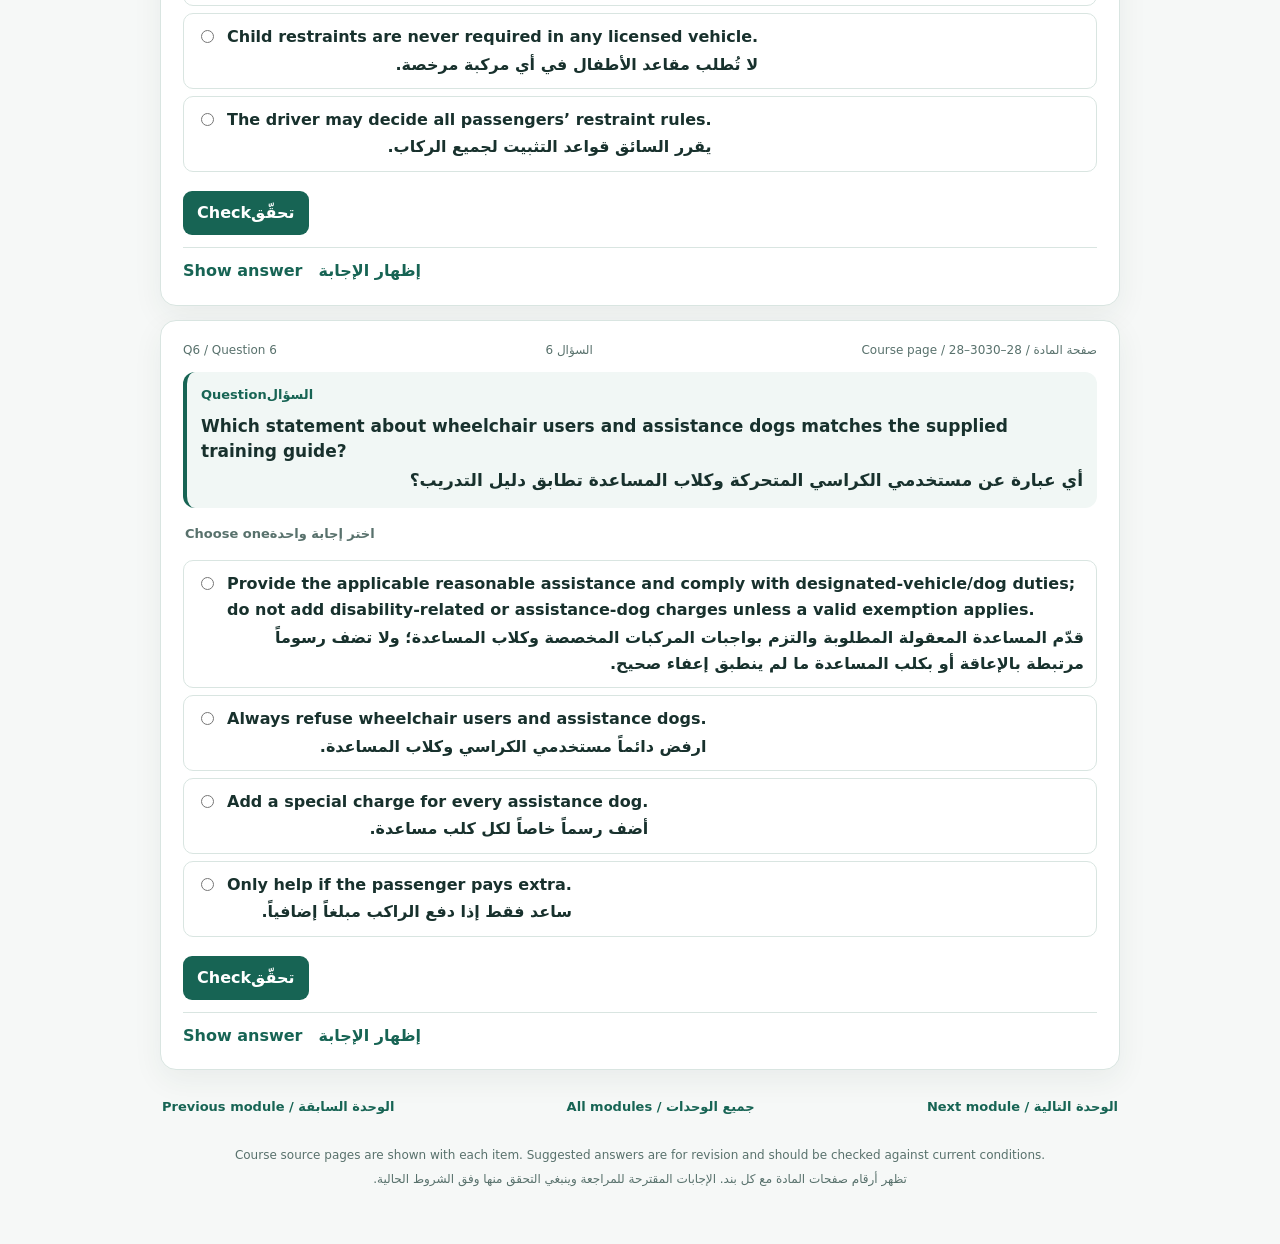
<file: module-3.html>
<!doctype html>
<html lang="en">
<head>
  <meta charset="utf-8">
  <meta name="viewport" content="width=device-width, initial-scale=1">
  <meta name="theme-color" content="#123b36">
  <title>Module 3 | Taxi & PHC Training</title>
  <link rel="stylesheet" href="style.css?v=20261119-7">
</head>
<body data-module="3">
  <header class="topbar"><a class="brand" href="index.html"><span class="brand-mark">🚕</span><span><strong>Taxi & Private Hire Training</strong><small>تدريب سائقي الأجرة والنقل الخاص</small></span></a><a class="all-modules" href="index.html">All modules / جميع الوحدات</a></header>
  <main>
    <section class="module-intro">
      <div class="module-nav"><a href="module-2.html">Previous module / الوحدة السابقة</a><a href="index.html">All modules / جميع الوحدات</a><a href="module-4.html">Next module / الوحدة التالية</a></div>
      <h1 id="module-title"></h1>
      <div id="module-intro" class="bilingual-intro"></div>
      <p class="count-pill" id="question-count"></p>
    </section>
    <section class="guide-section" aria-labelledby="guide-heading"><div class="guide-heading"><h2 id="guide-heading"><span lang="en" dir="ltr">Study notes</span><span lang="ar" dir="rtl">ملاحظات الدراسة</span></h2><p><span lang="en" dir="ltr">Key content from the complete supplied manuals, summarised in English and Arabic.</span><span lang="ar" dir="rtl">خلاصة لأهم محتوى الأدلة المرفقة كاملة بالإنجليزية والعربية.</span></p></div><div id="guide-list" class="guide-list"></div></section>
    <section class="questions-section"><h2><span lang="en" dir="ltr">Questions and answers</span><span lang="ar" dir="rtl">الأسئلة والإجابات</span></h2><section id="question-list" class="question-list" aria-live="polite"></section></section>
    <div class="module-nav bottom-nav"><a href="module-2.html">Previous module / الوحدة السابقة</a><a href="index.html">All modules / جميع الوحدات</a><a href="module-4.html">Next module / الوحدة التالية</a></div>
    <footer><span lang="en" dir="ltr">Course source pages are shown with each item. Suggested answers are for revision and should be checked against current conditions.</span><span lang="ar" dir="rtl">تظهر أرقام صفحات المادة مع كل بند. الإجابات المقترحة للمراجعة وينبغي التحقق منها وفق الشروط الحالية.</span></footer>
  </main>
  <script src="questions.js?v=20261119-7"></script><script src="extra-questions.js?v=20261119-7"></script><script src="answers.js?v=20261119-7"></script><script src="course-guide.js?v=20261119-7"></script><script src="app.js?v=20261119-7"></script>
</body>
</html>
</file>
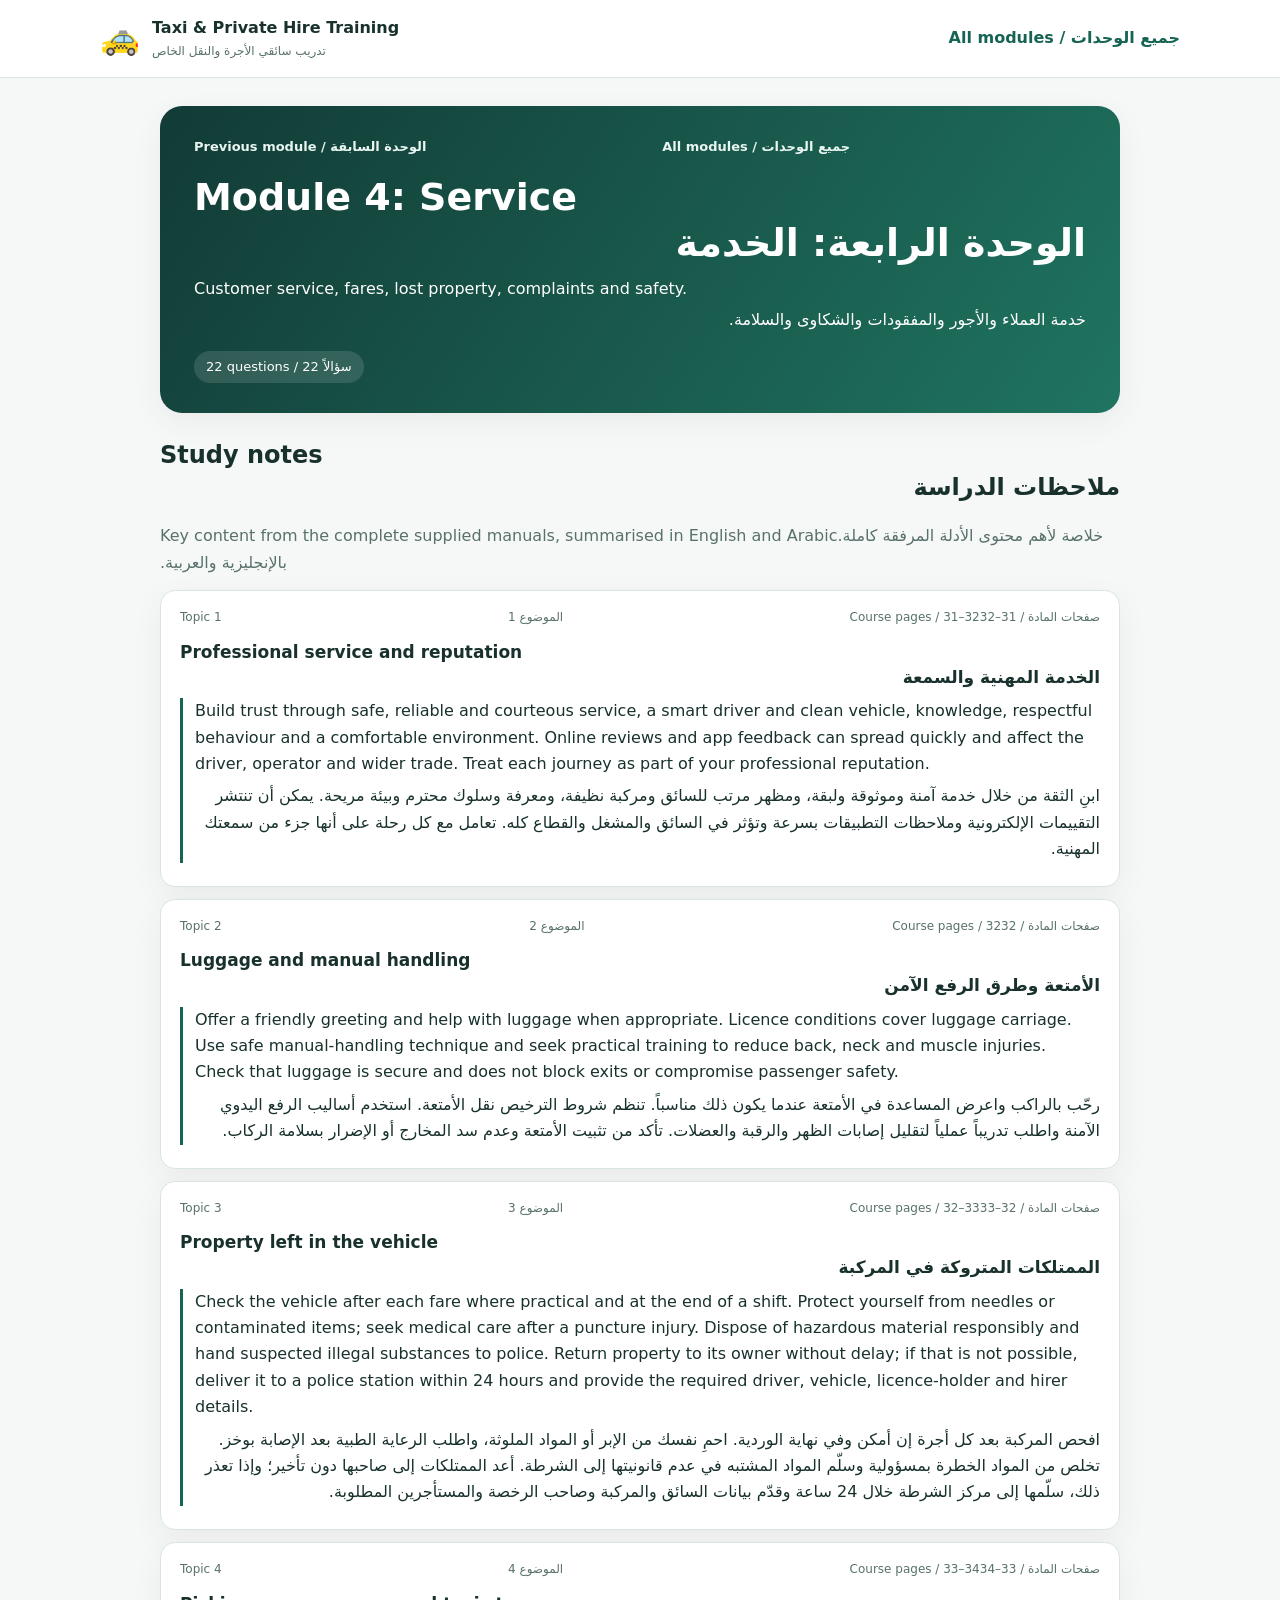
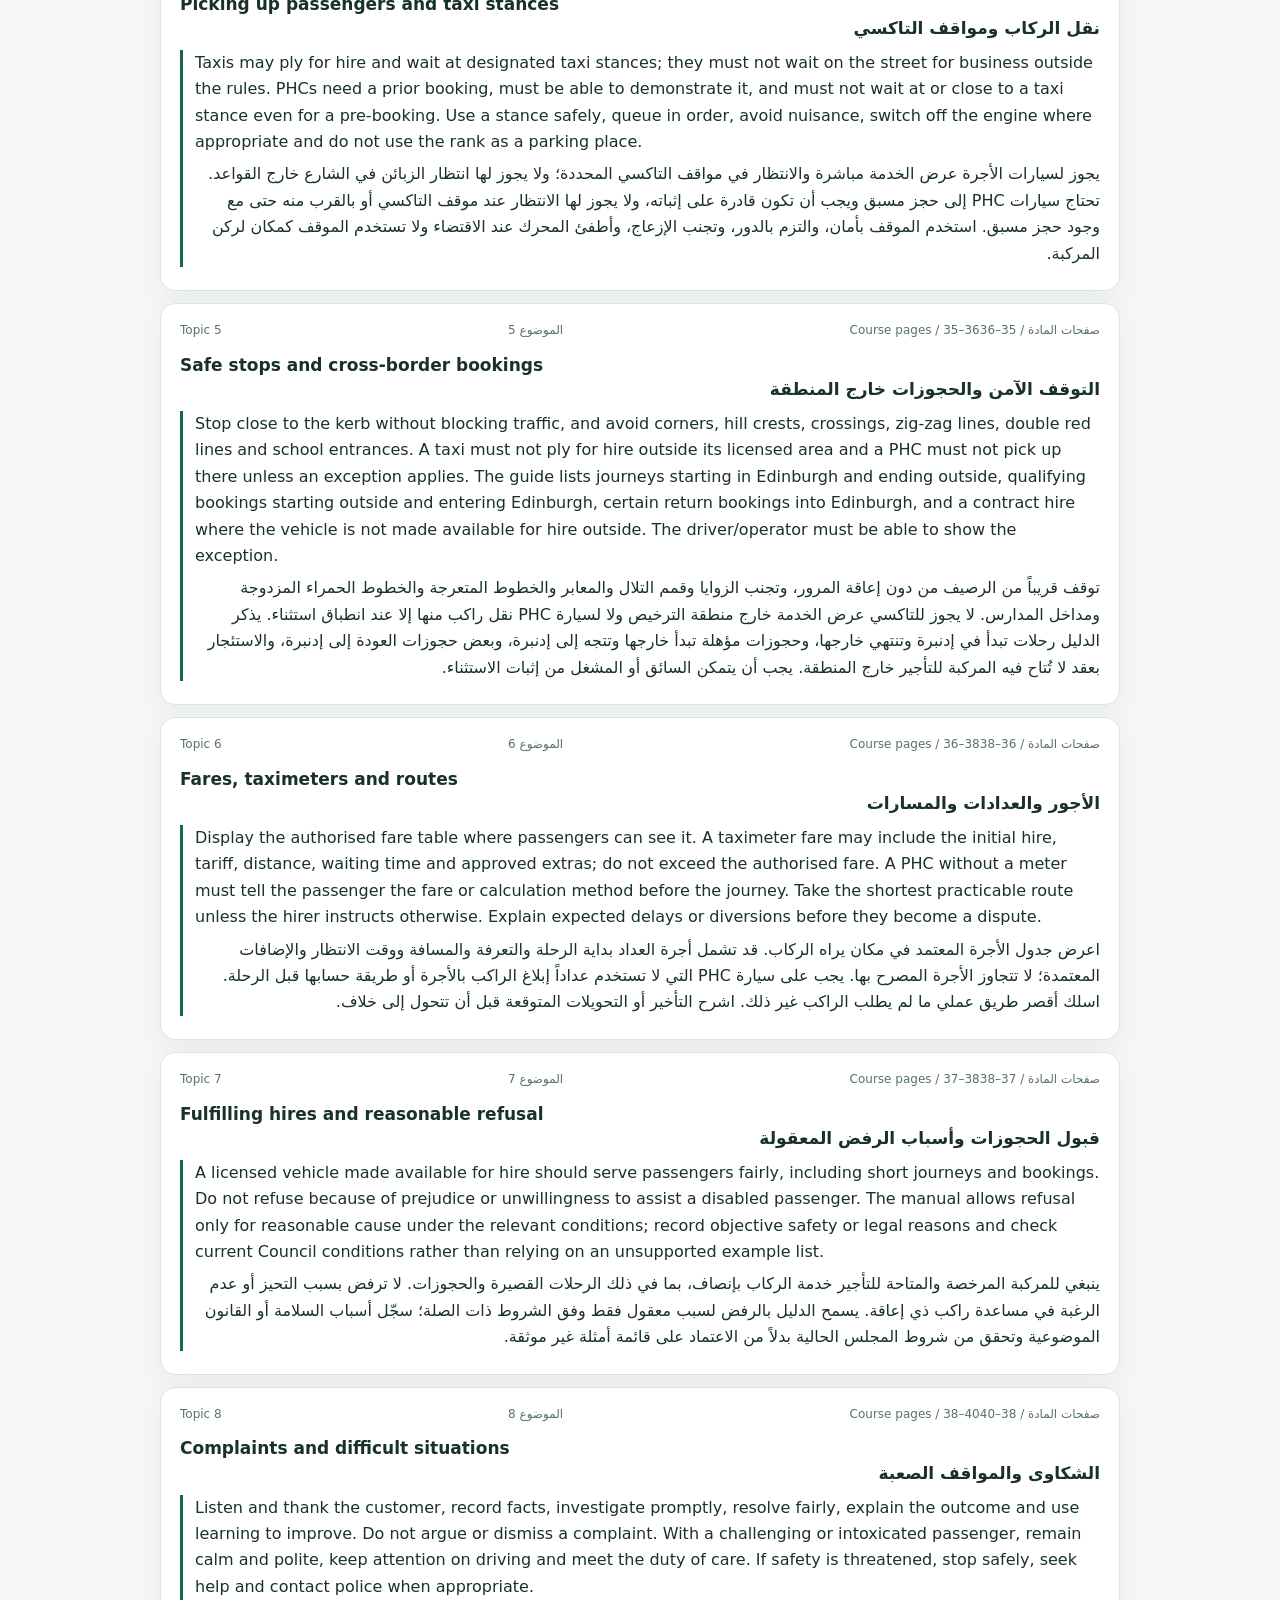
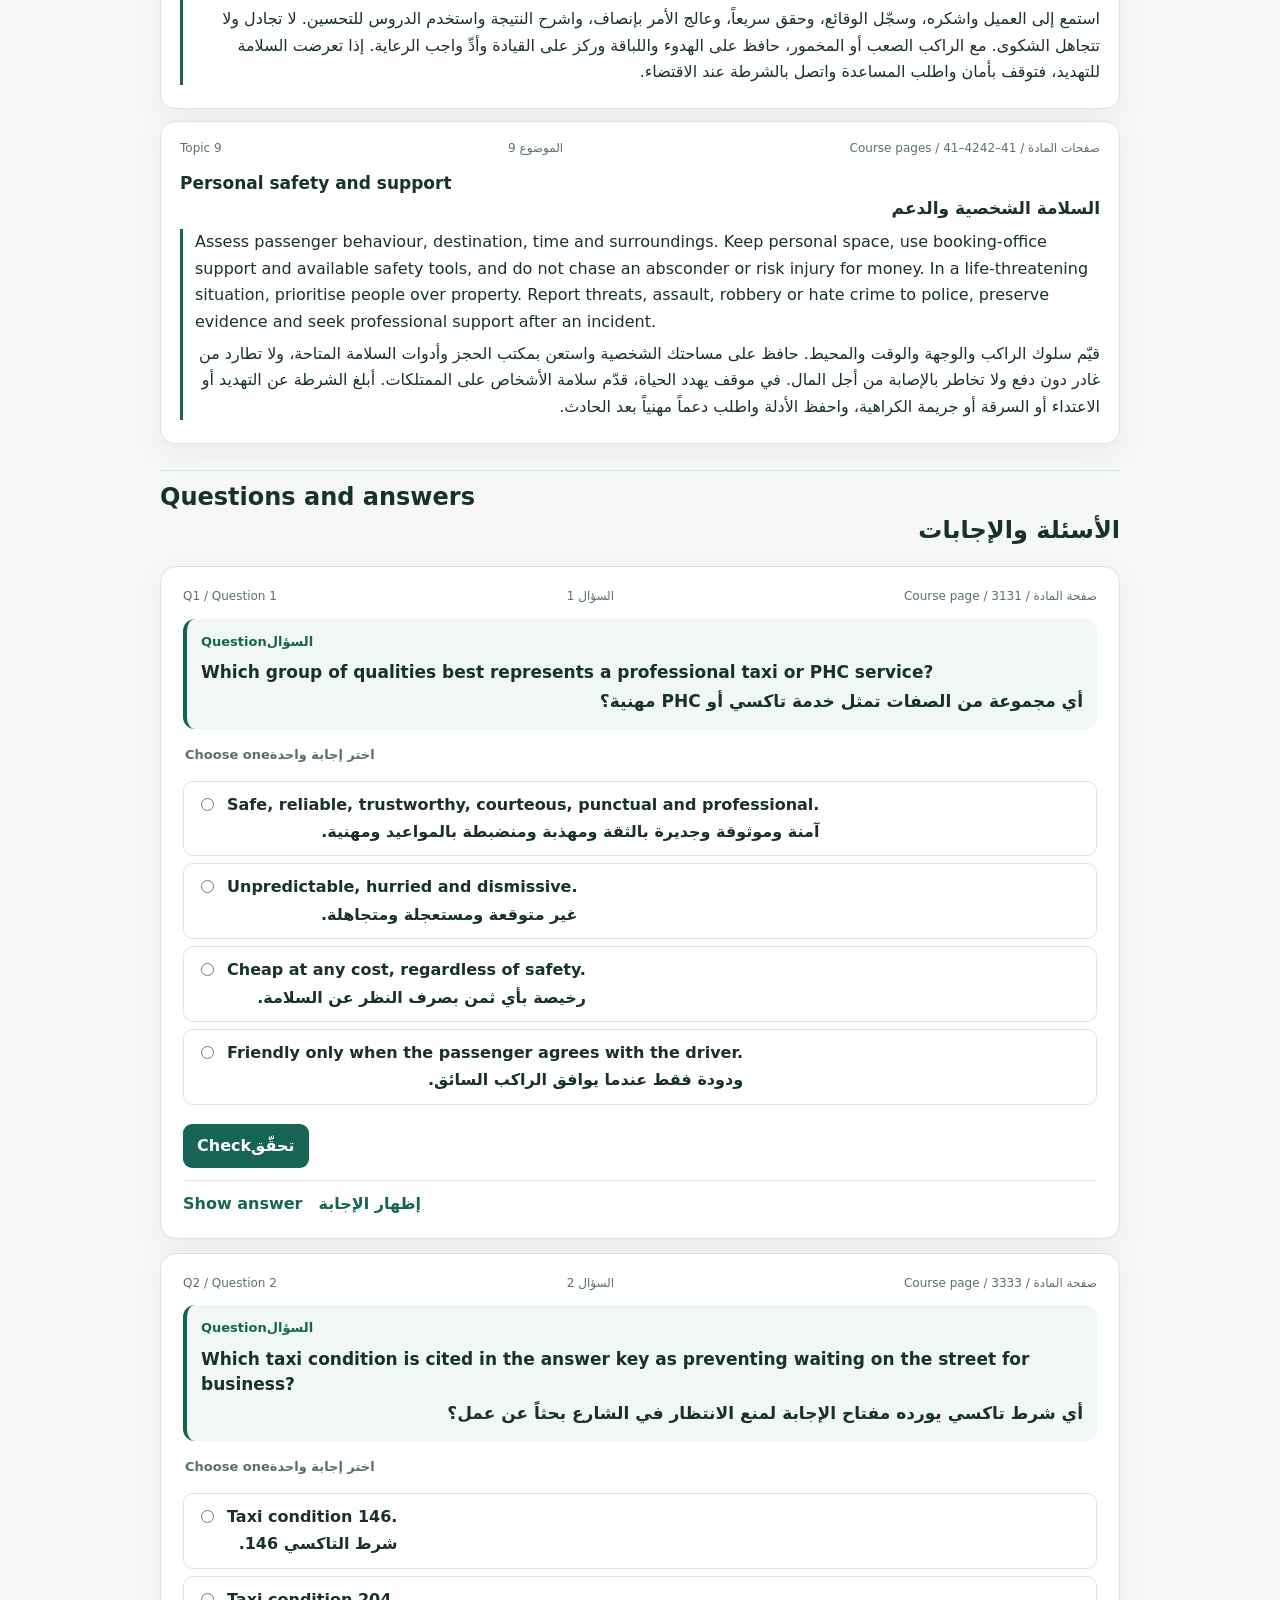
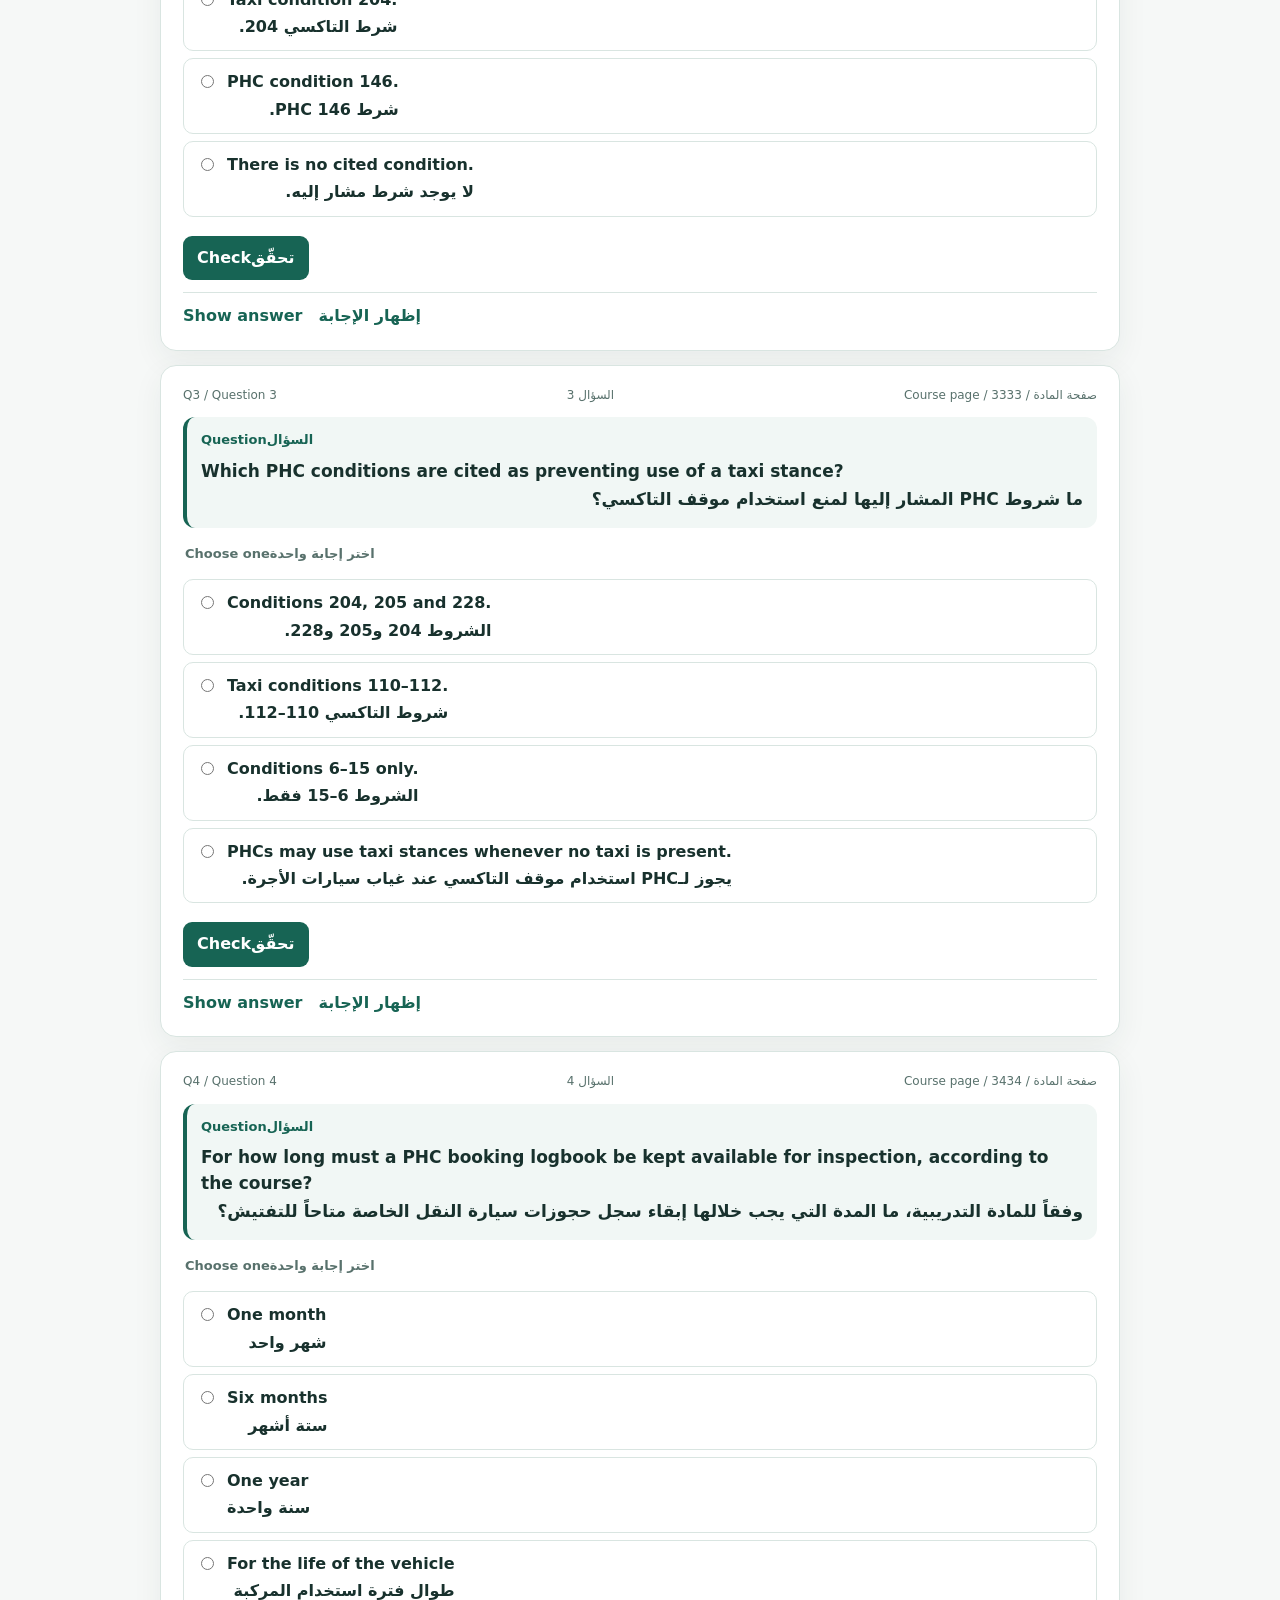
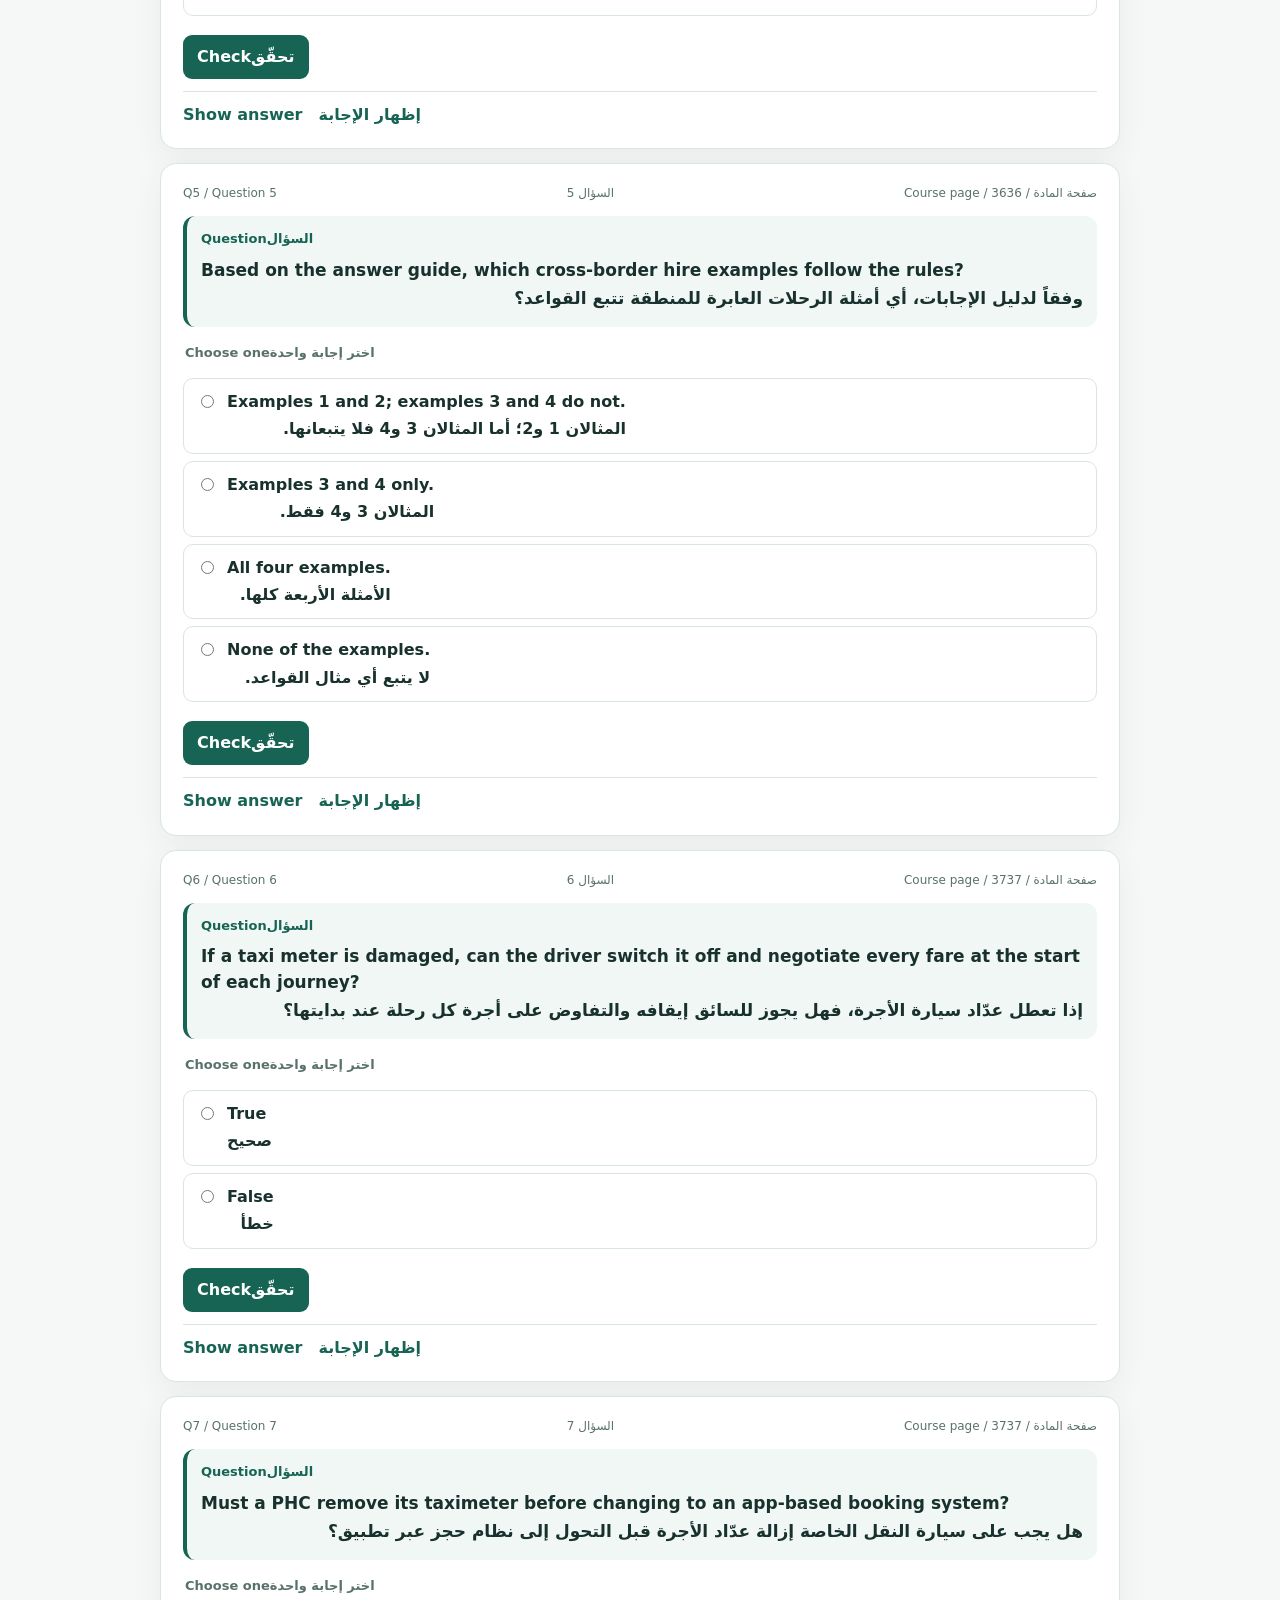
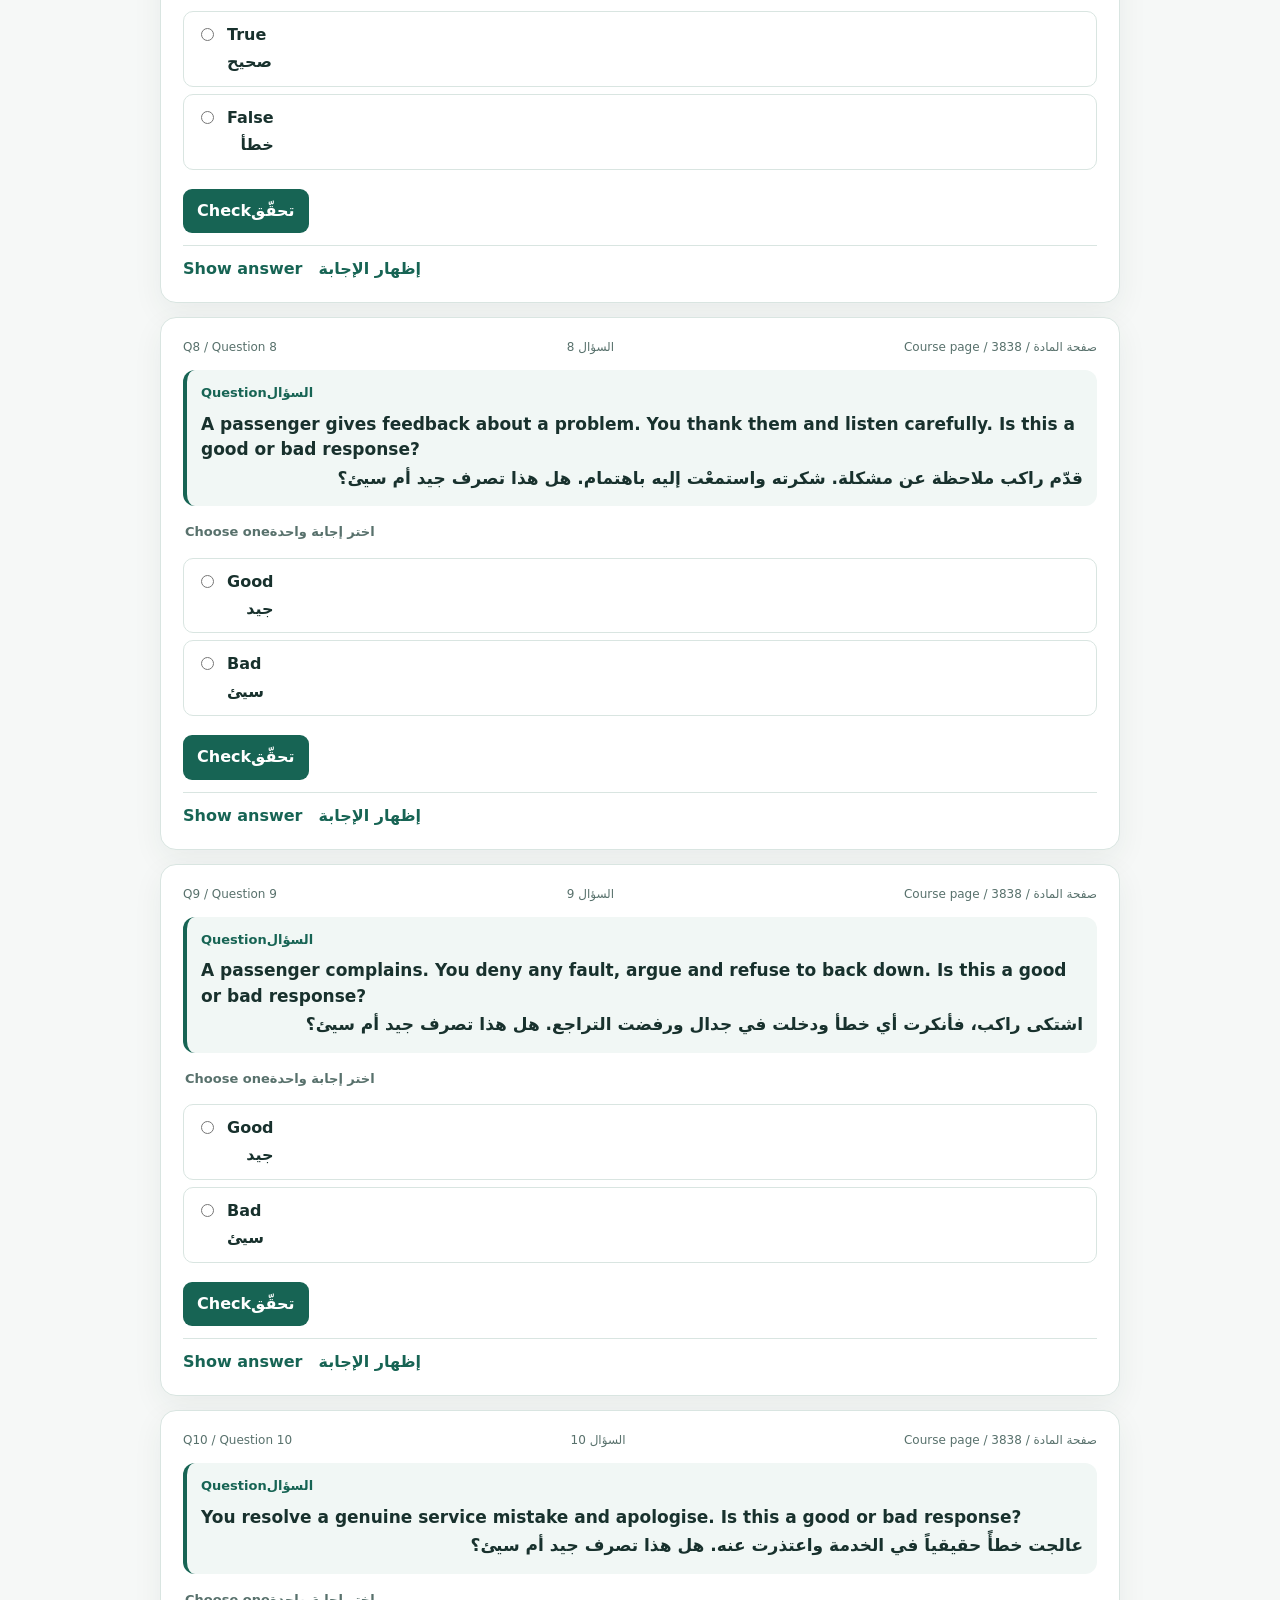
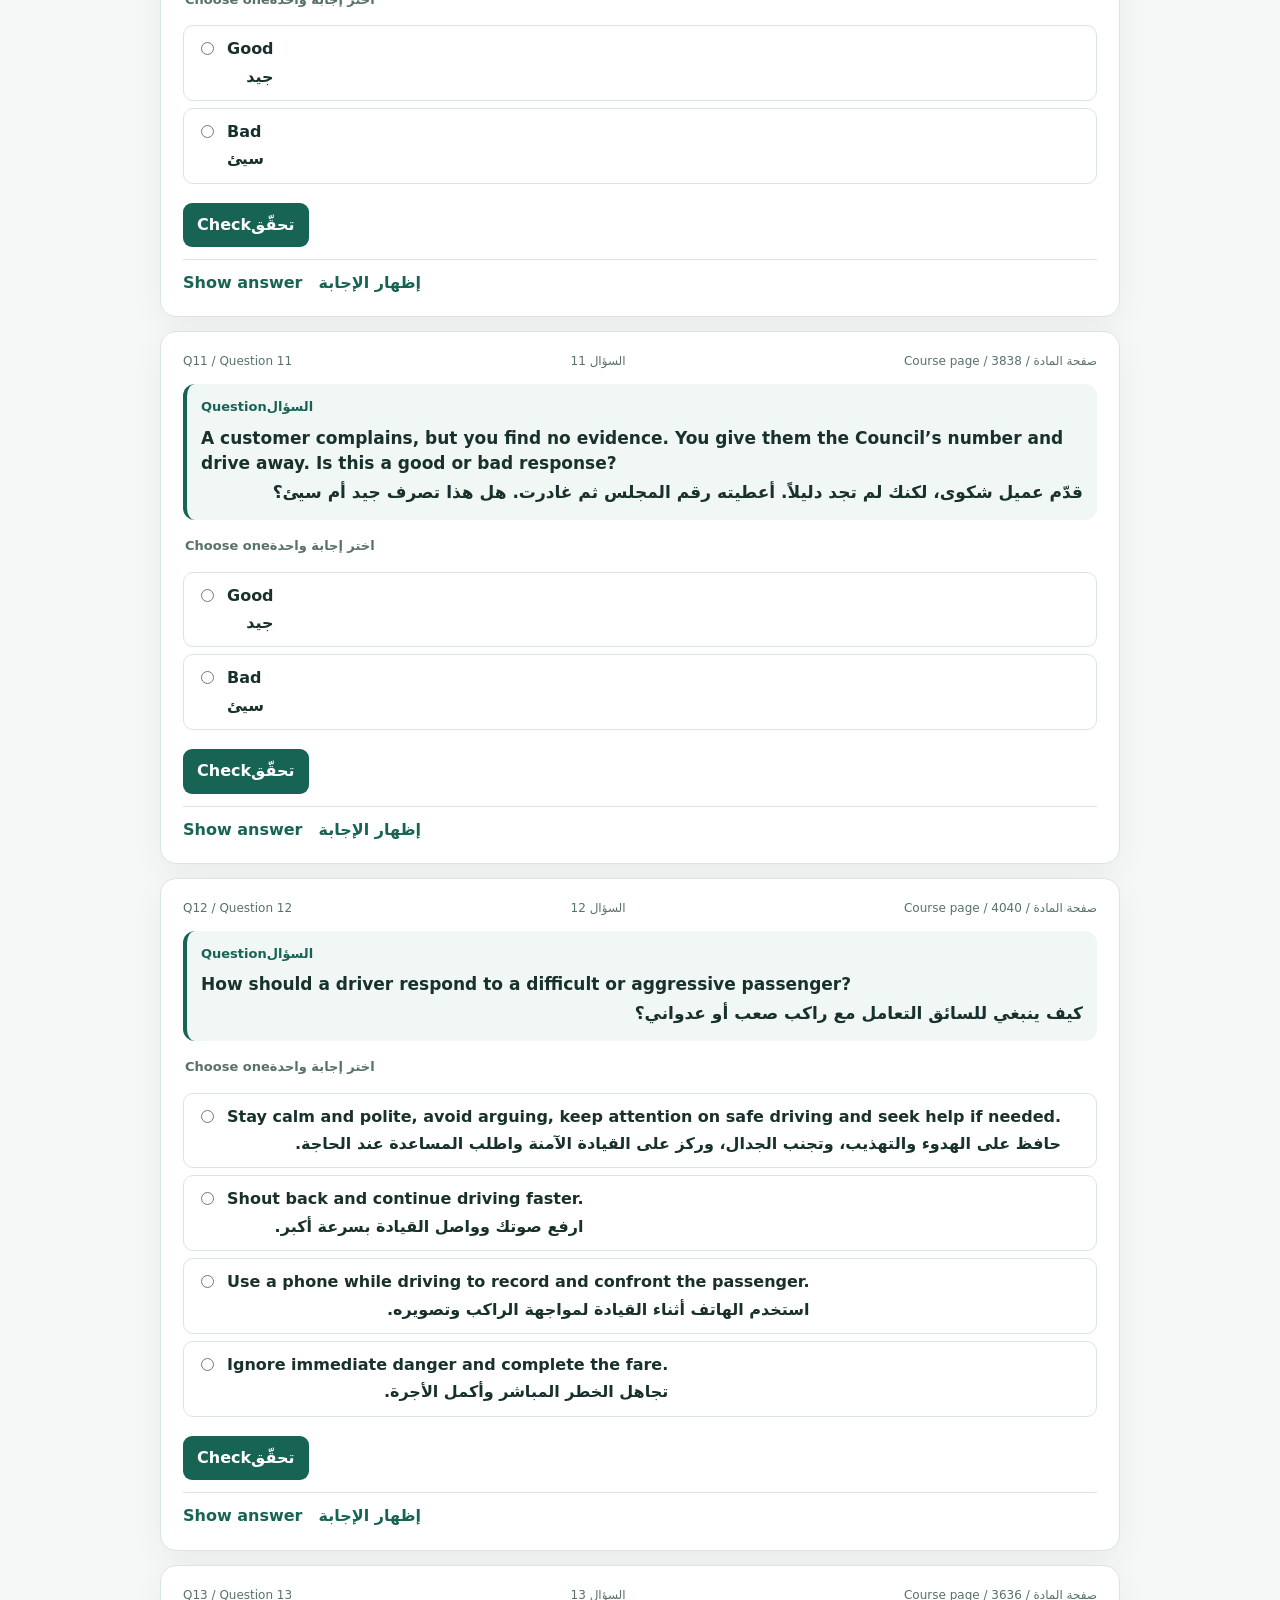
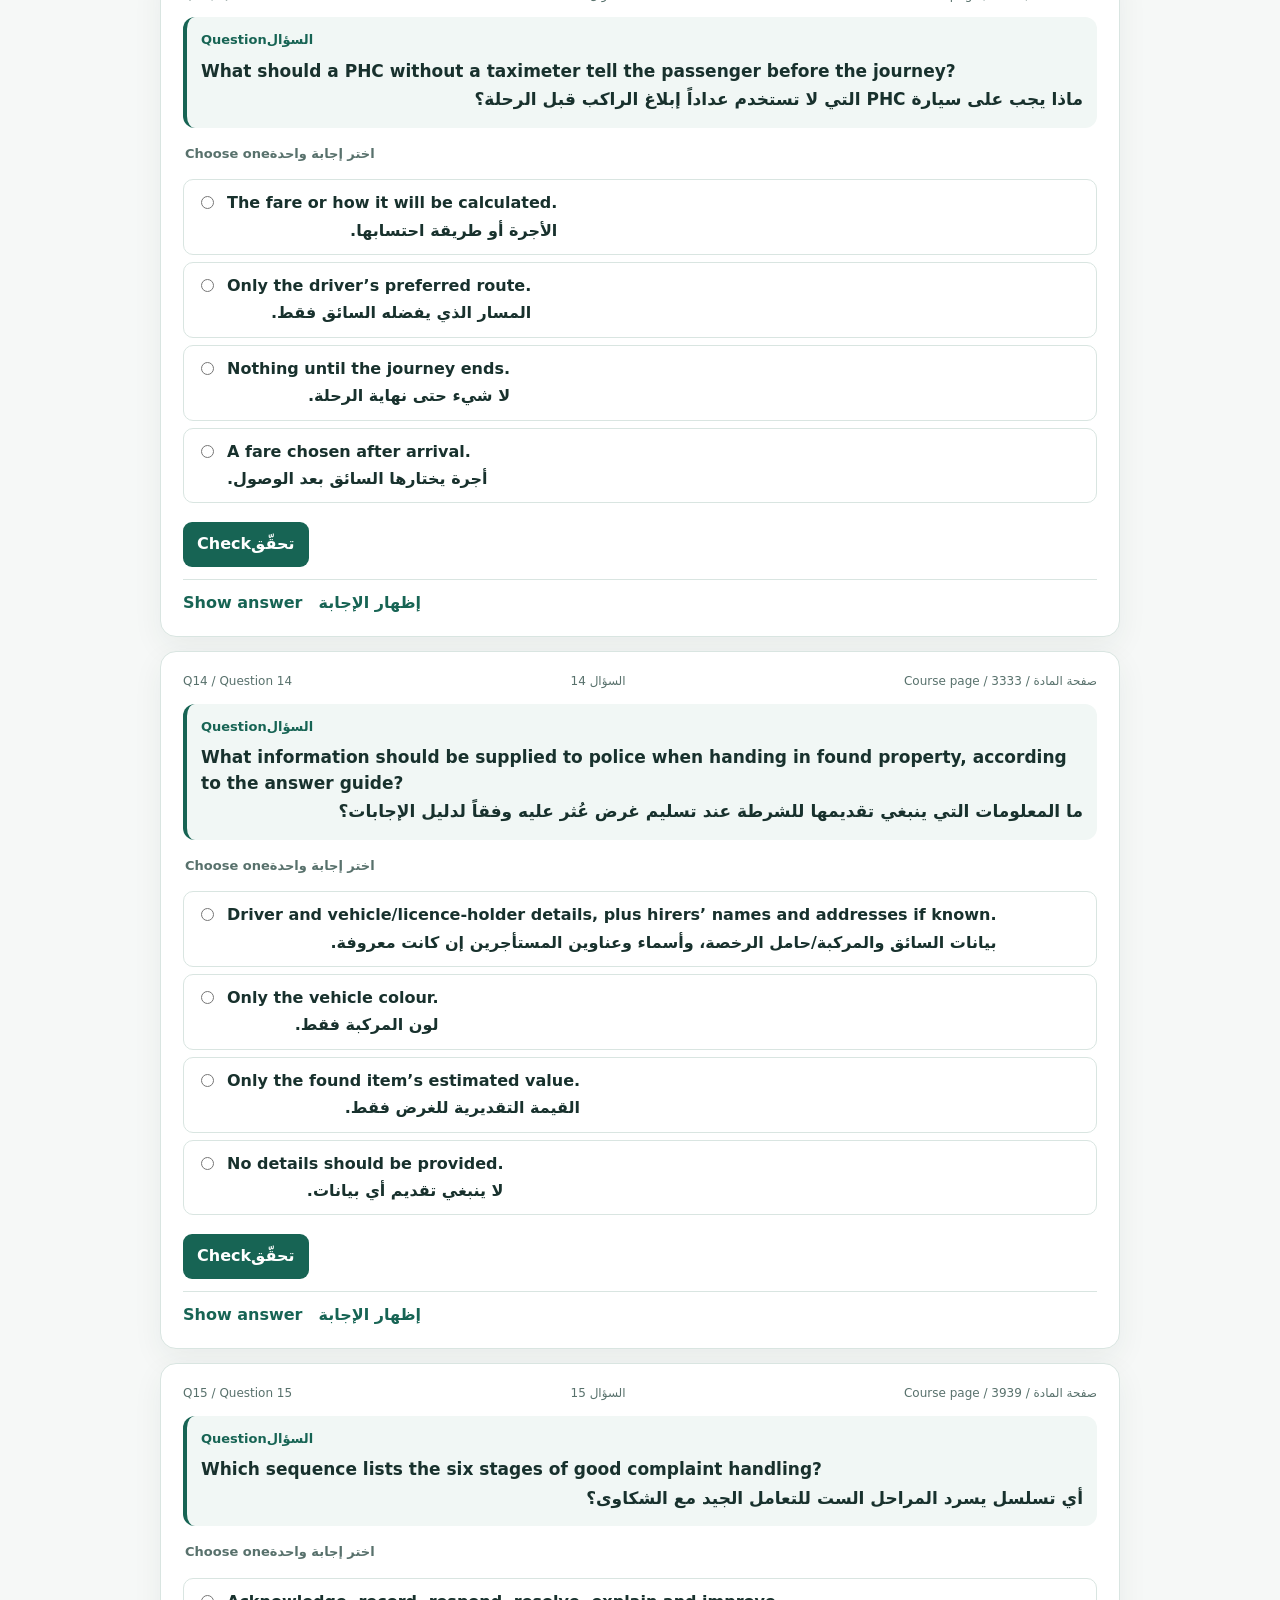
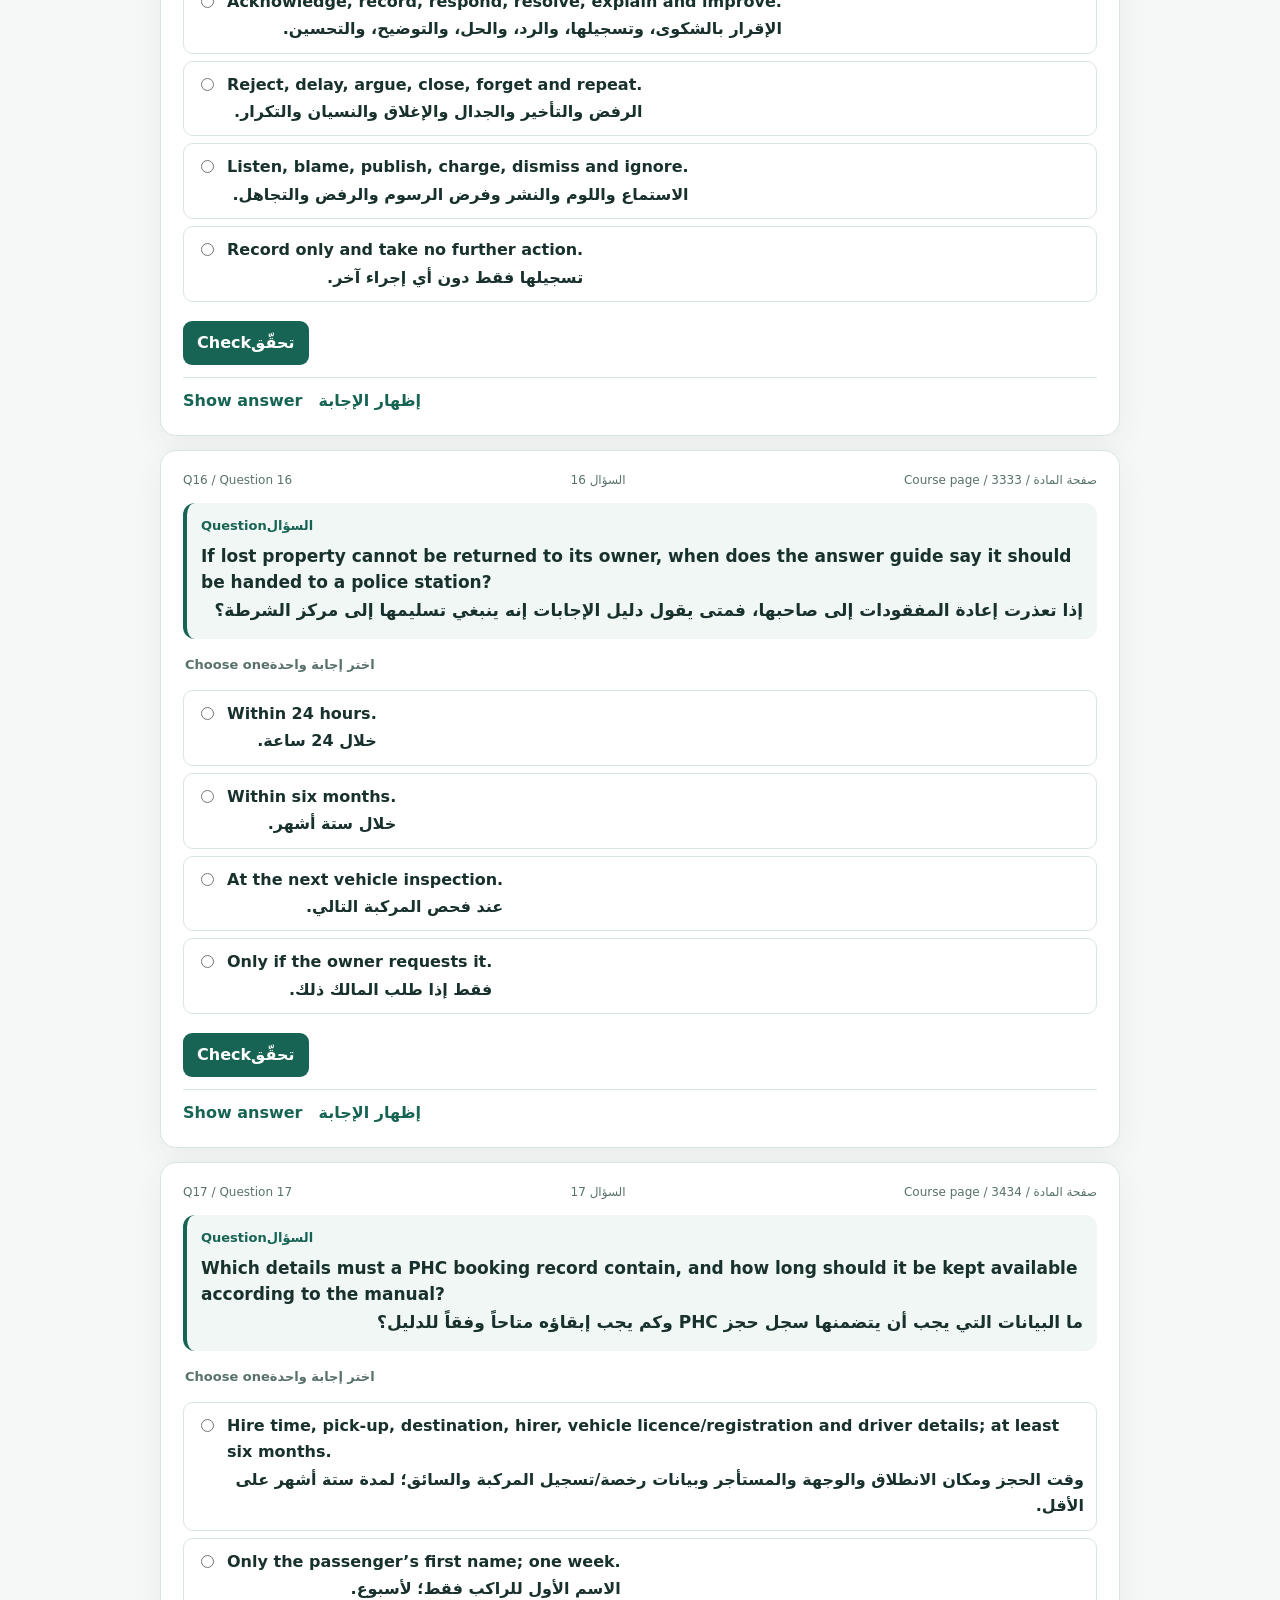
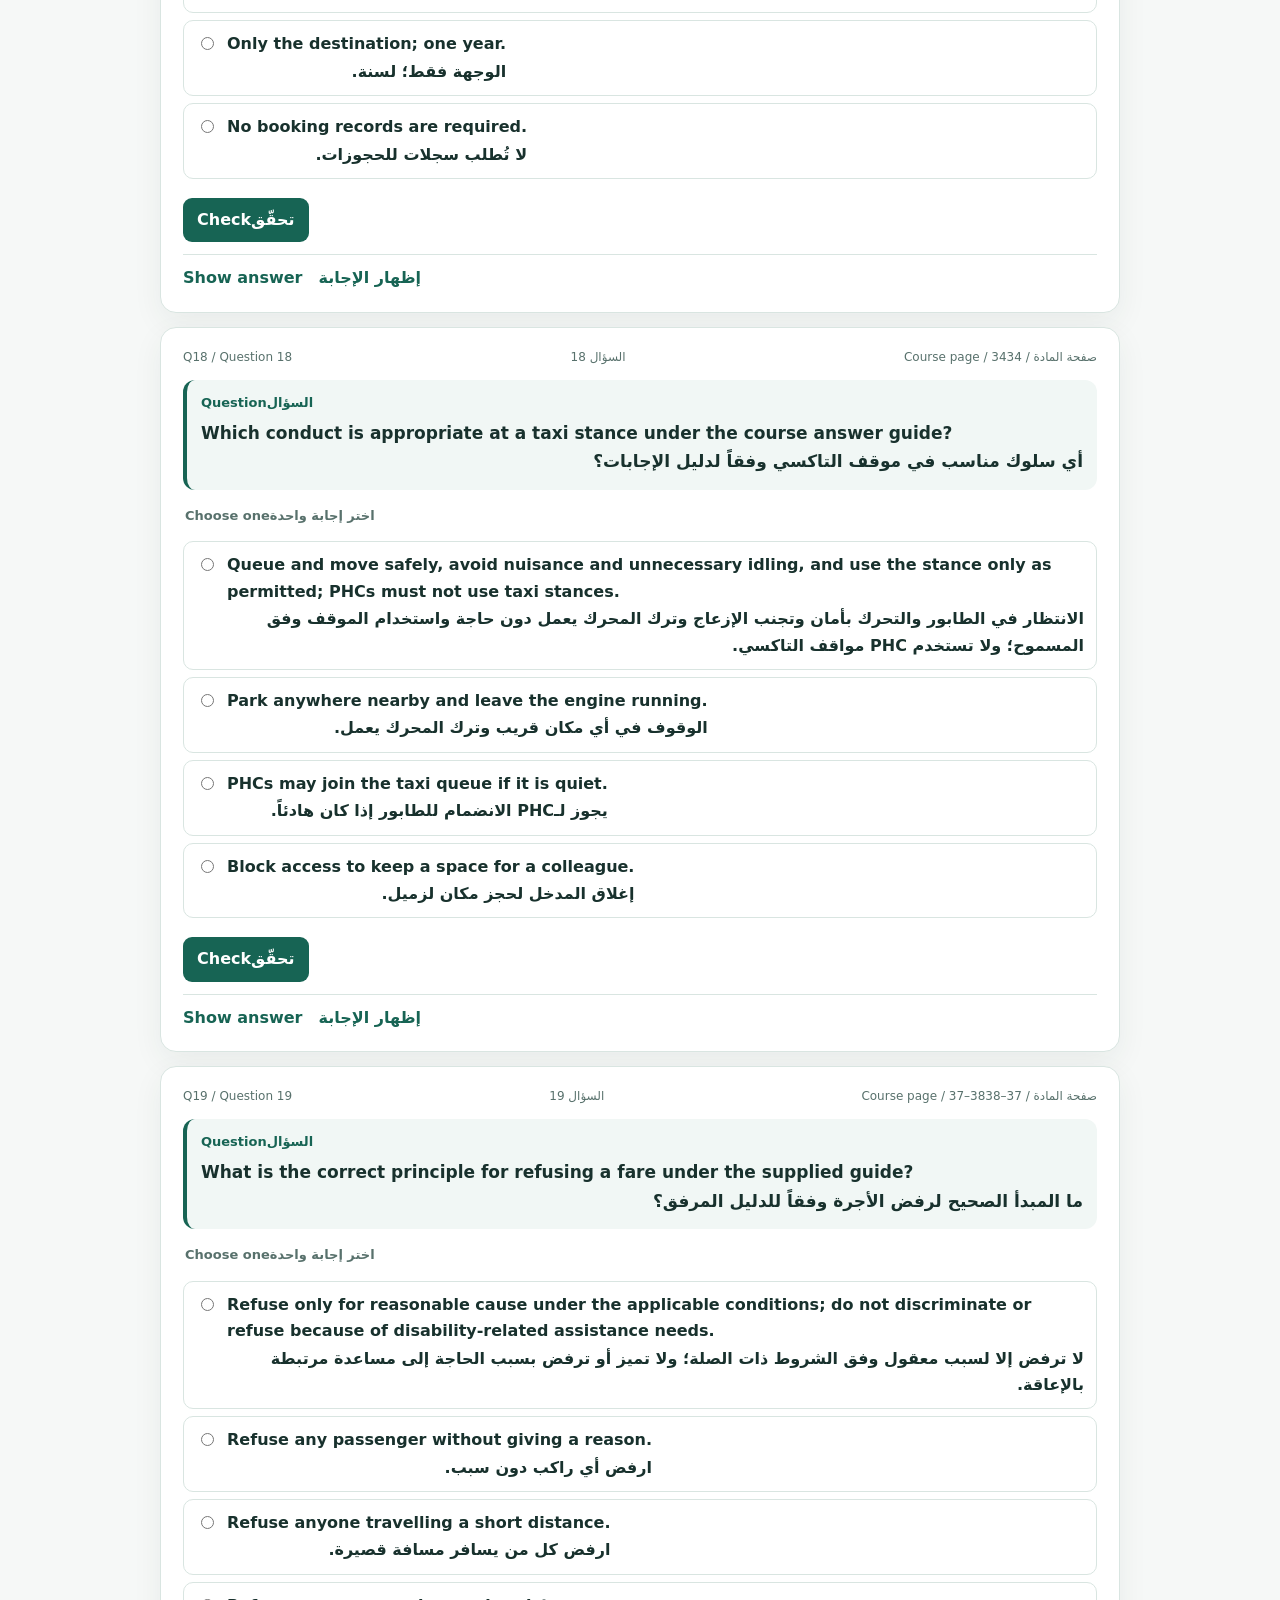
<file: module-4.html>
<!doctype html>
<html lang="en">
<head>
  <meta charset="utf-8">
  <meta name="viewport" content="width=device-width, initial-scale=1">
  <meta name="theme-color" content="#123b36">
  <title>Module 4 | Taxi & PHC Training</title>
  <link rel="stylesheet" href="style.css?v=20261119-7">
</head>
<body data-module="4">
  <header class="topbar"><a class="brand" href="index.html"><span class="brand-mark">🚕</span><span><strong>Taxi & Private Hire Training</strong><small>تدريب سائقي الأجرة والنقل الخاص</small></span></a><a class="all-modules" href="index.html">All modules / جميع الوحدات</a></header>
  <main>
    <section class="module-intro">
      <div class="module-nav"><a href="module-3.html">Previous module / الوحدة السابقة</a><a href="index.html">All modules / جميع الوحدات</a><span></span></div>
      <h1 id="module-title"></h1>
      <div id="module-intro" class="bilingual-intro"></div>
      <p class="count-pill" id="question-count"></p>
    </section>
    <section class="guide-section" aria-labelledby="guide-heading"><div class="guide-heading"><h2 id="guide-heading"><span lang="en" dir="ltr">Study notes</span><span lang="ar" dir="rtl">ملاحظات الدراسة</span></h2><p><span lang="en" dir="ltr">Key content from the complete supplied manuals, summarised in English and Arabic.</span><span lang="ar" dir="rtl">خلاصة لأهم محتوى الأدلة المرفقة كاملة بالإنجليزية والعربية.</span></p></div><div id="guide-list" class="guide-list"></div></section>
    <section class="questions-section"><h2><span lang="en" dir="ltr">Questions and answers</span><span lang="ar" dir="rtl">الأسئلة والإجابات</span></h2><section id="question-list" class="question-list" aria-live="polite"></section></section>
    <div class="module-nav bottom-nav"><a href="module-3.html">Previous module / الوحدة السابقة</a><a href="index.html">All modules / جميع الوحدات</a><span></span></div>
    <footer><span lang="en" dir="ltr">Course source pages are shown with each item. Suggested answers are for revision and should be checked against current conditions.</span><span lang="ar" dir="rtl">تظهر أرقام صفحات المادة مع كل بند. الإجابات المقترحة للمراجعة وينبغي التحقق منها وفق الشروط الحالية.</span></footer>
  </main>
  <script src="questions.js?v=20261119-7"></script><script src="extra-questions.js?v=20261119-7"></script><script src="answers.js?v=20261119-7"></script><script src="course-guide.js?v=20261119-7"></script><script src="app.js?v=20261119-7"></script>
</body>
</html>
</file>
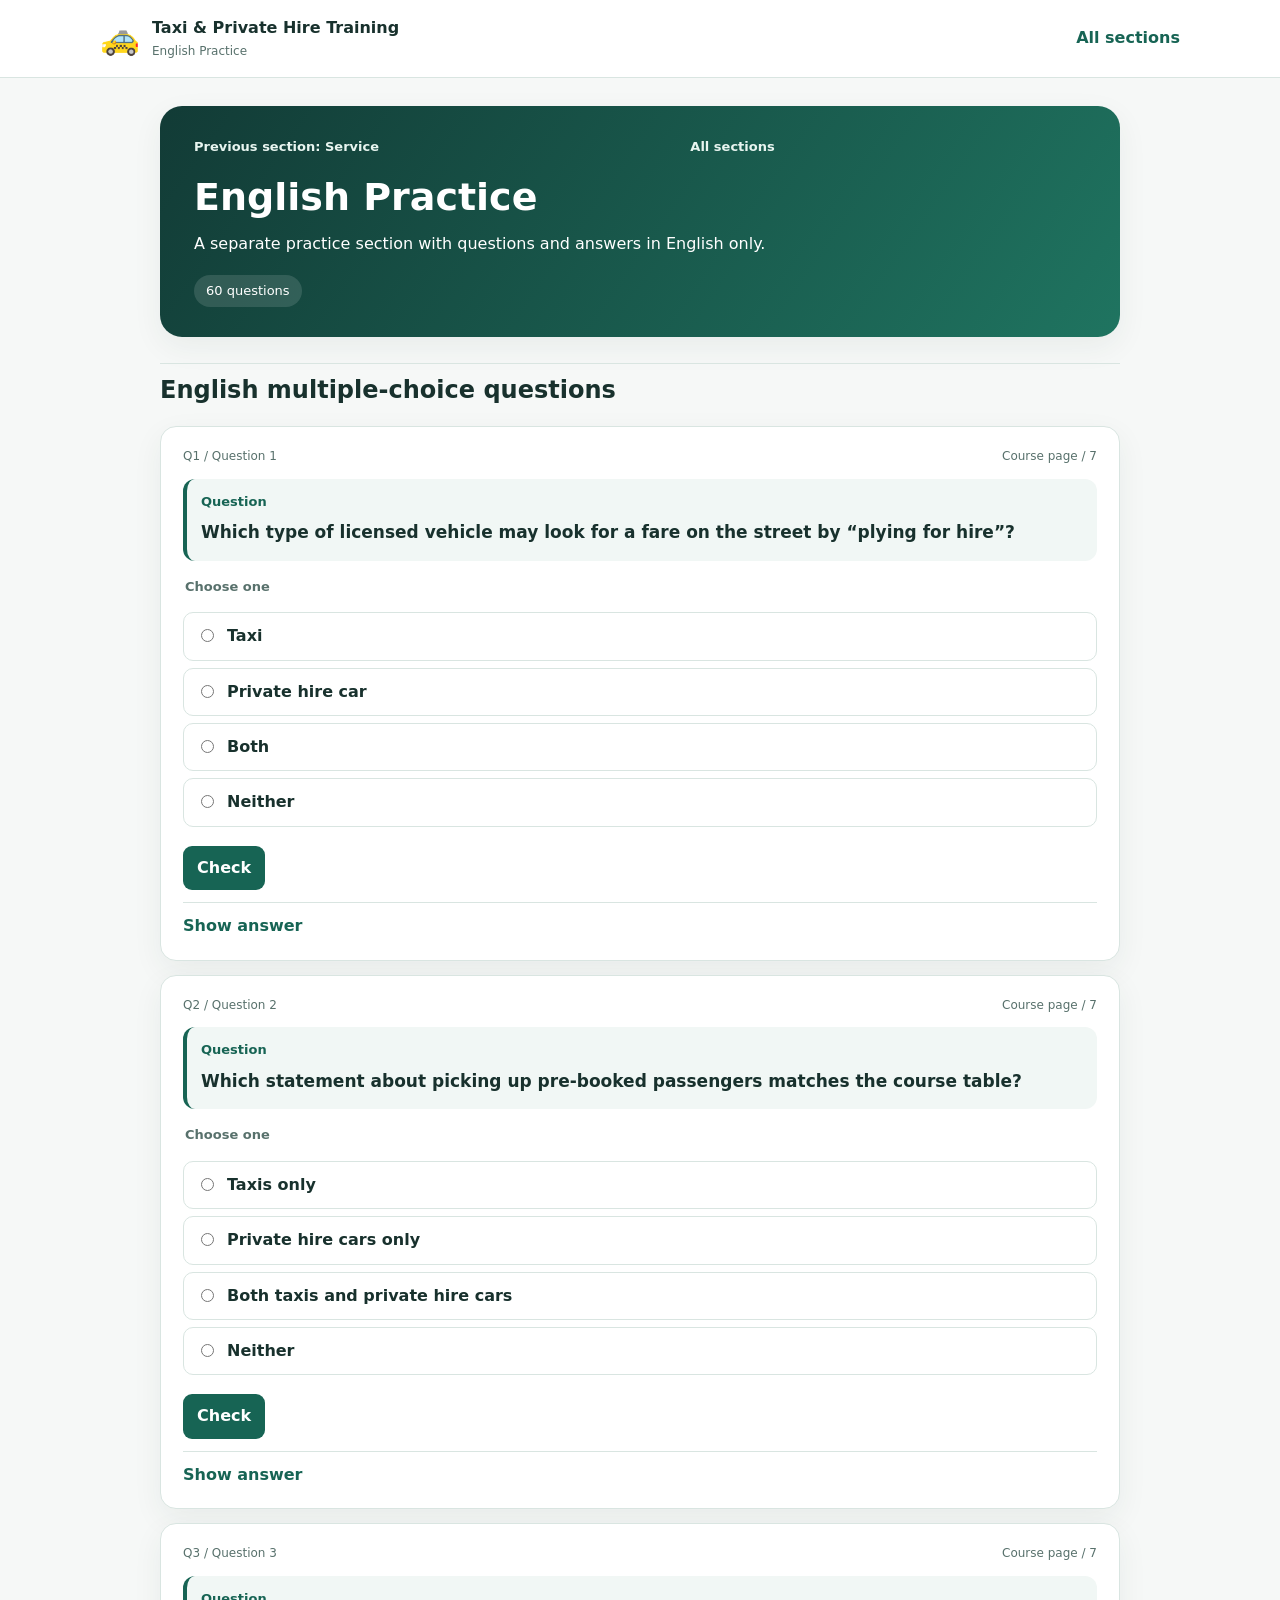
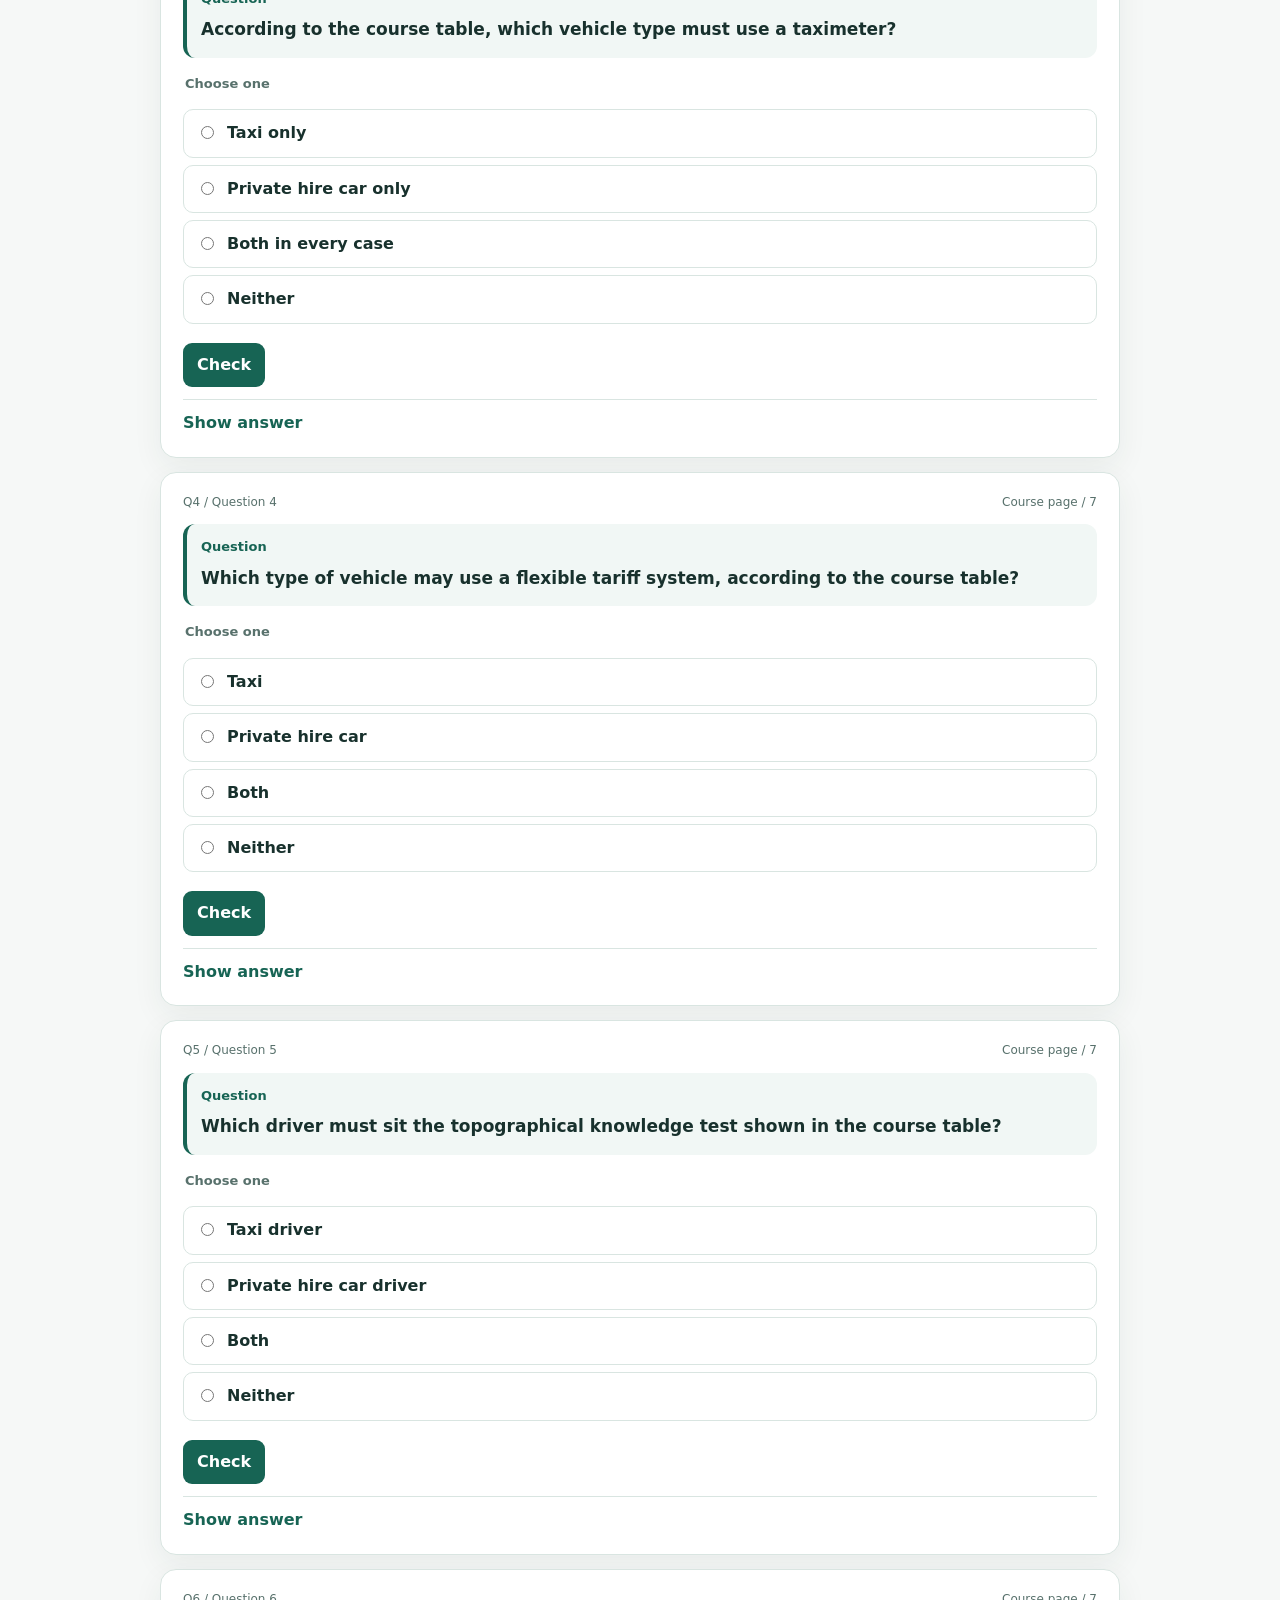
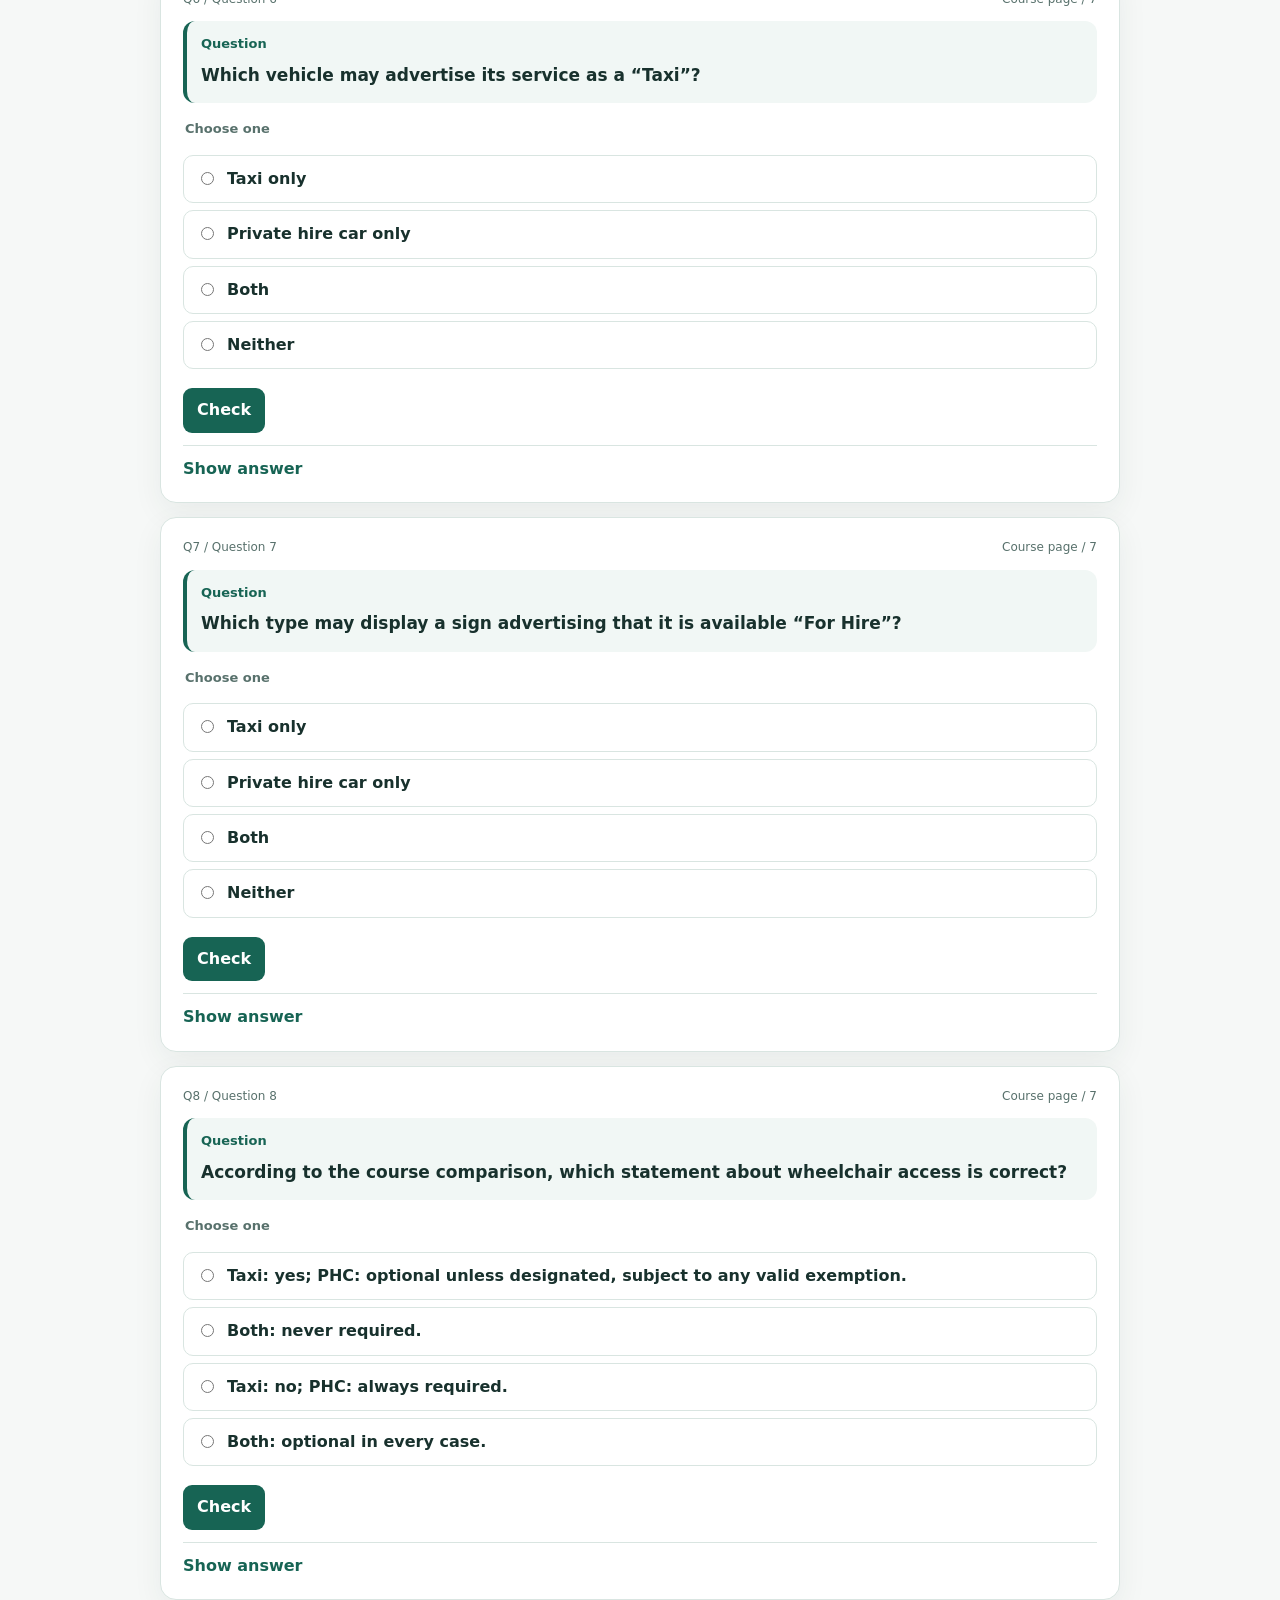
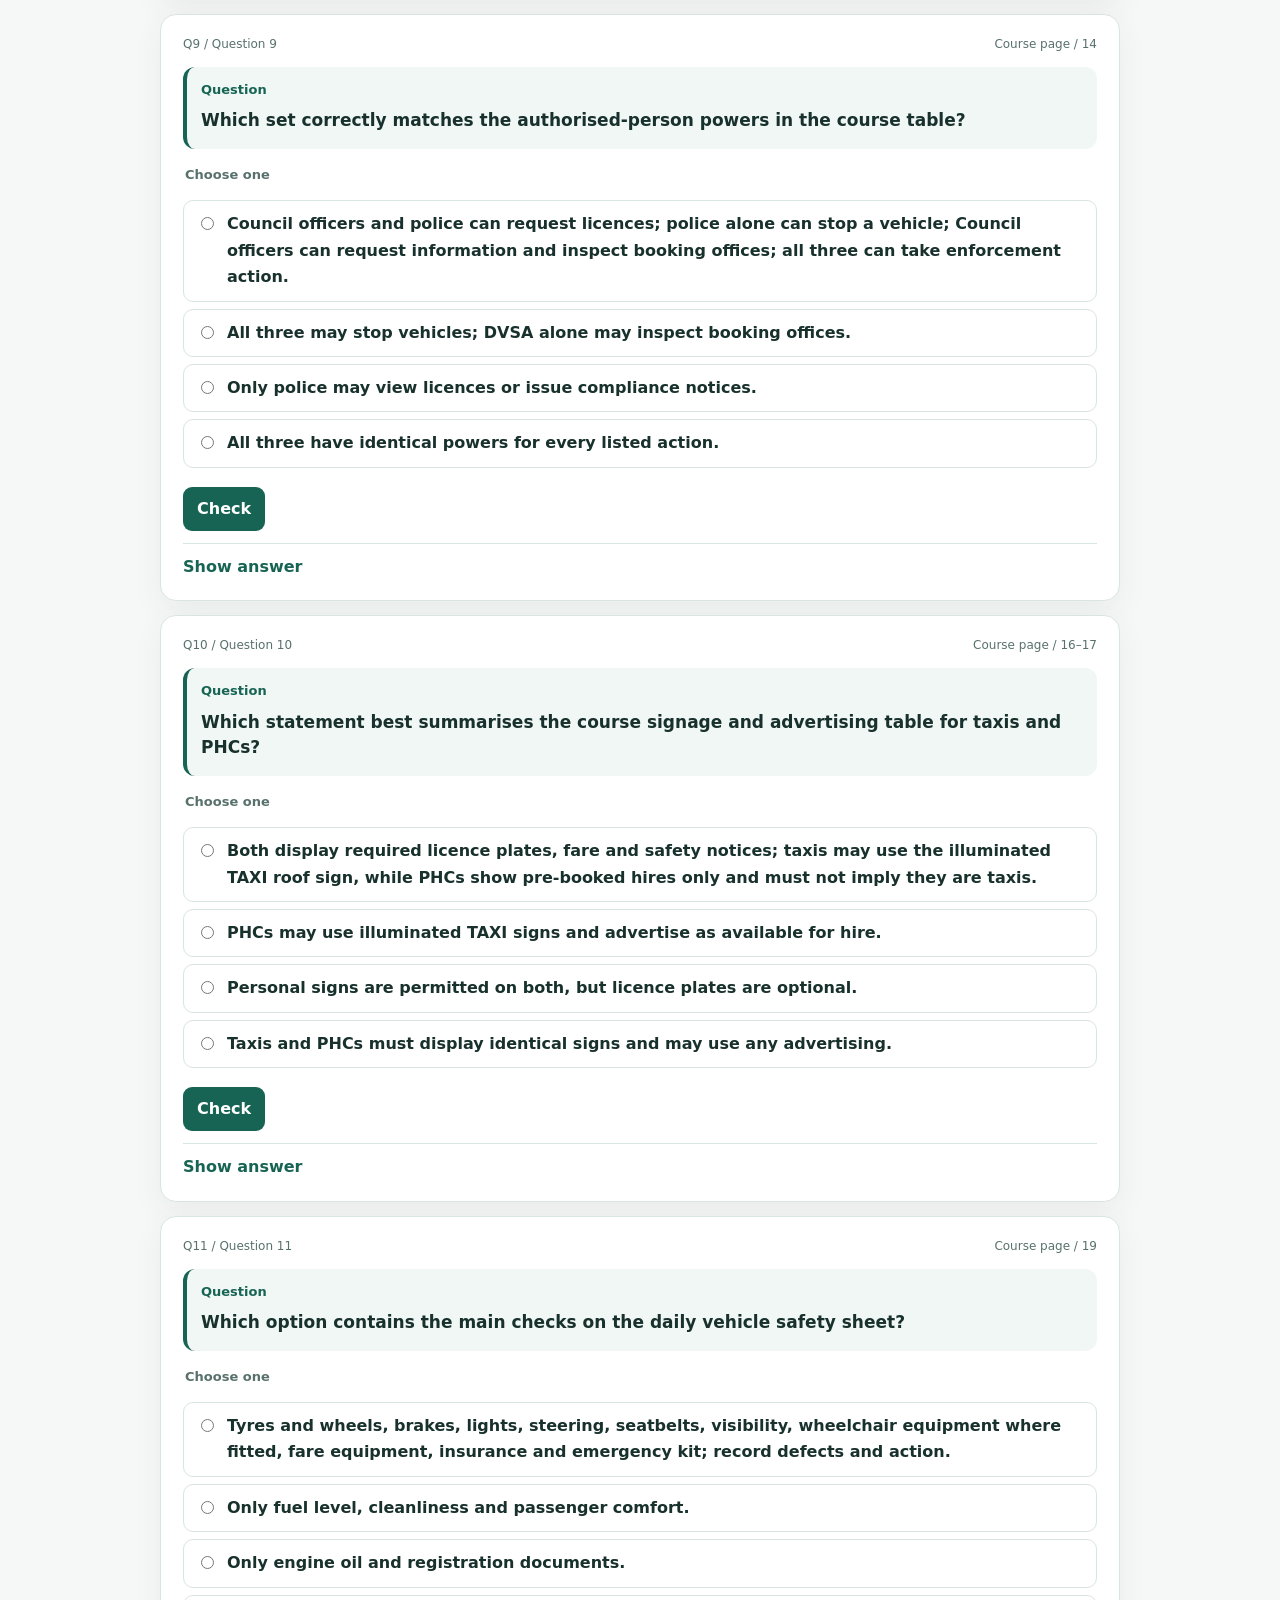
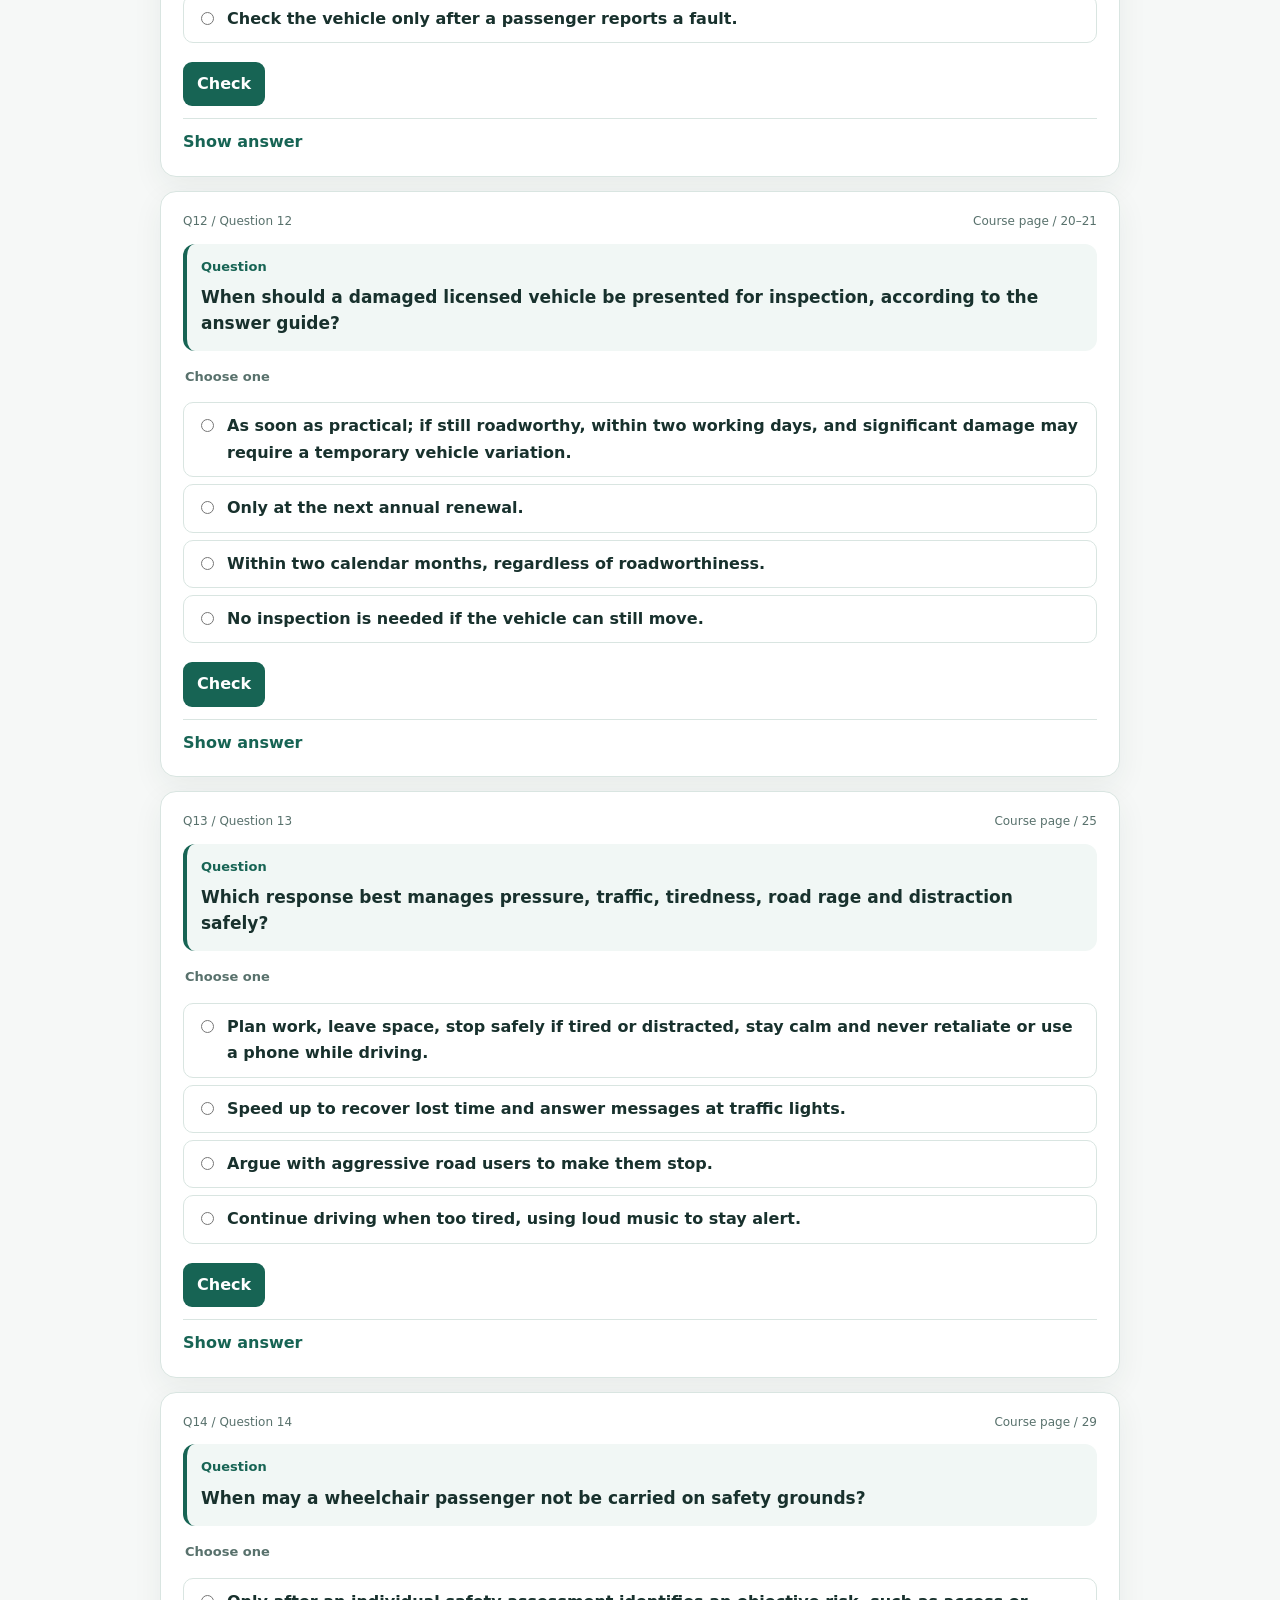
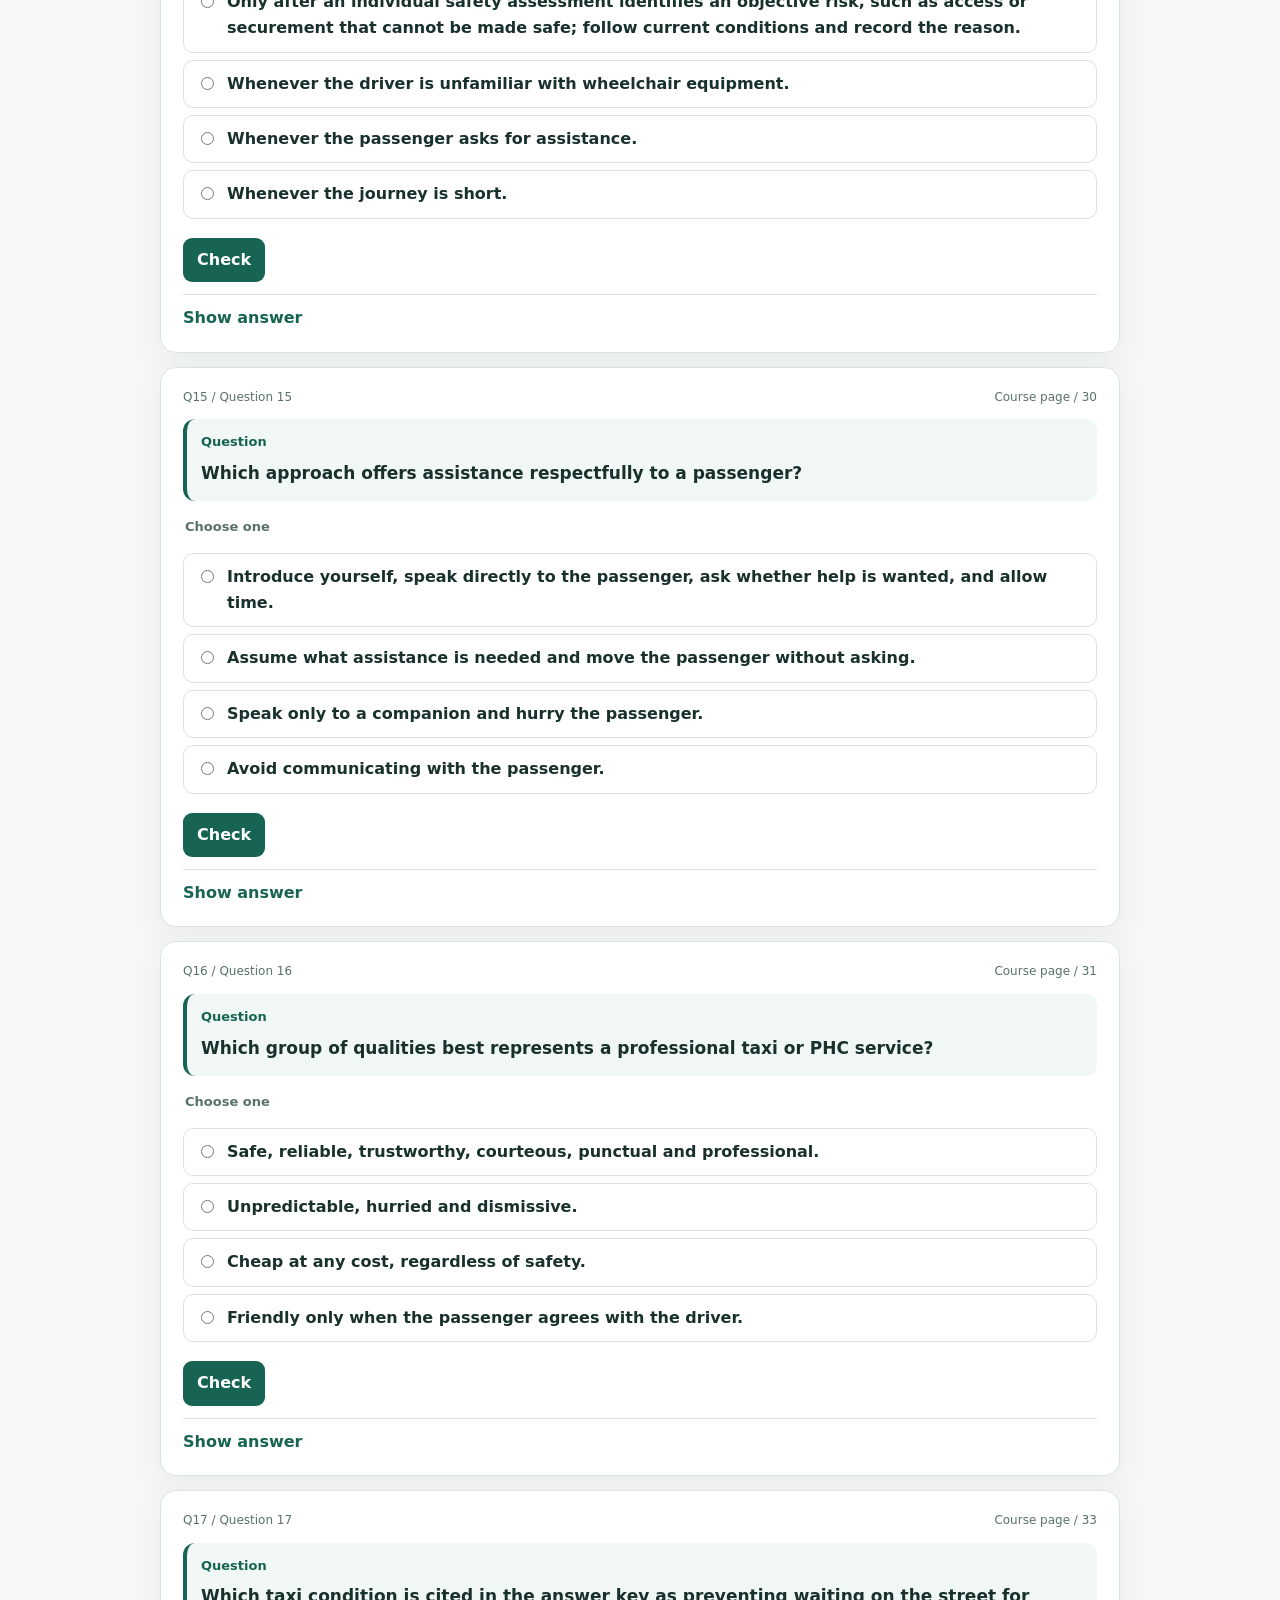
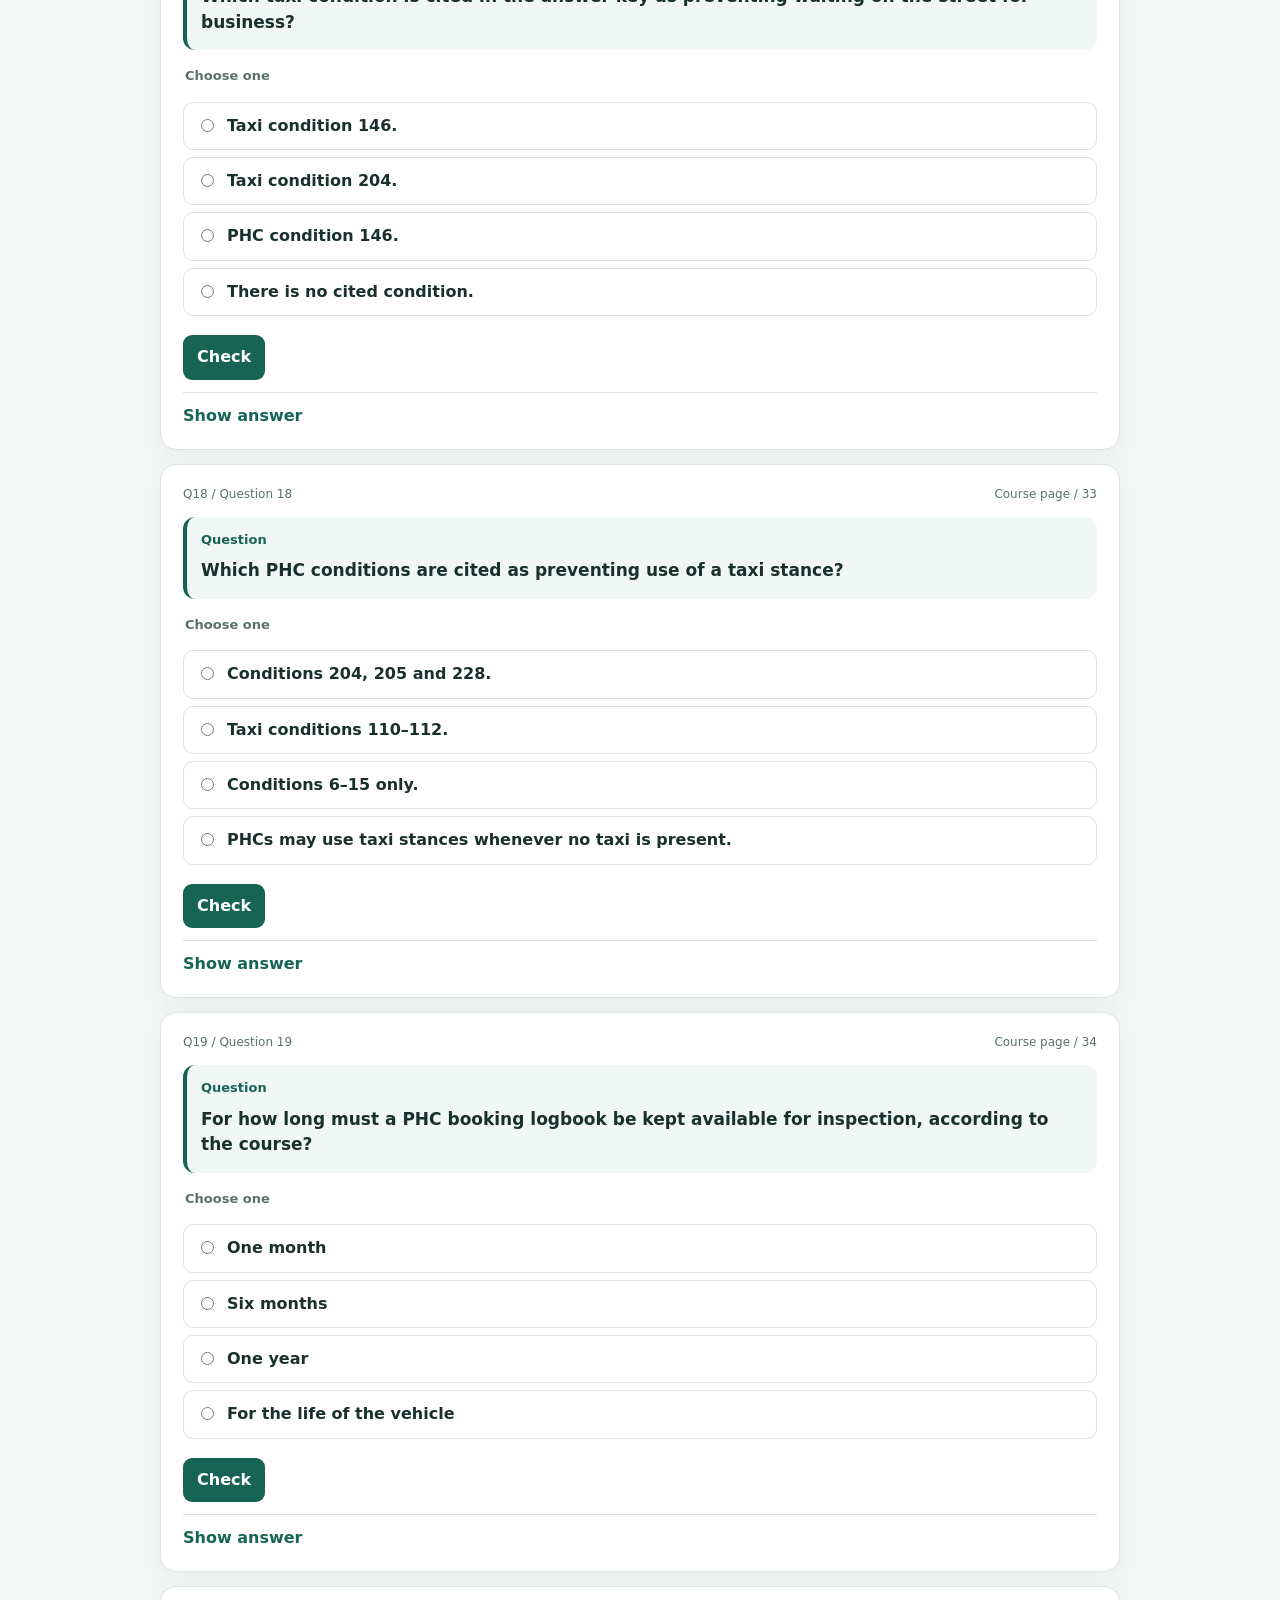
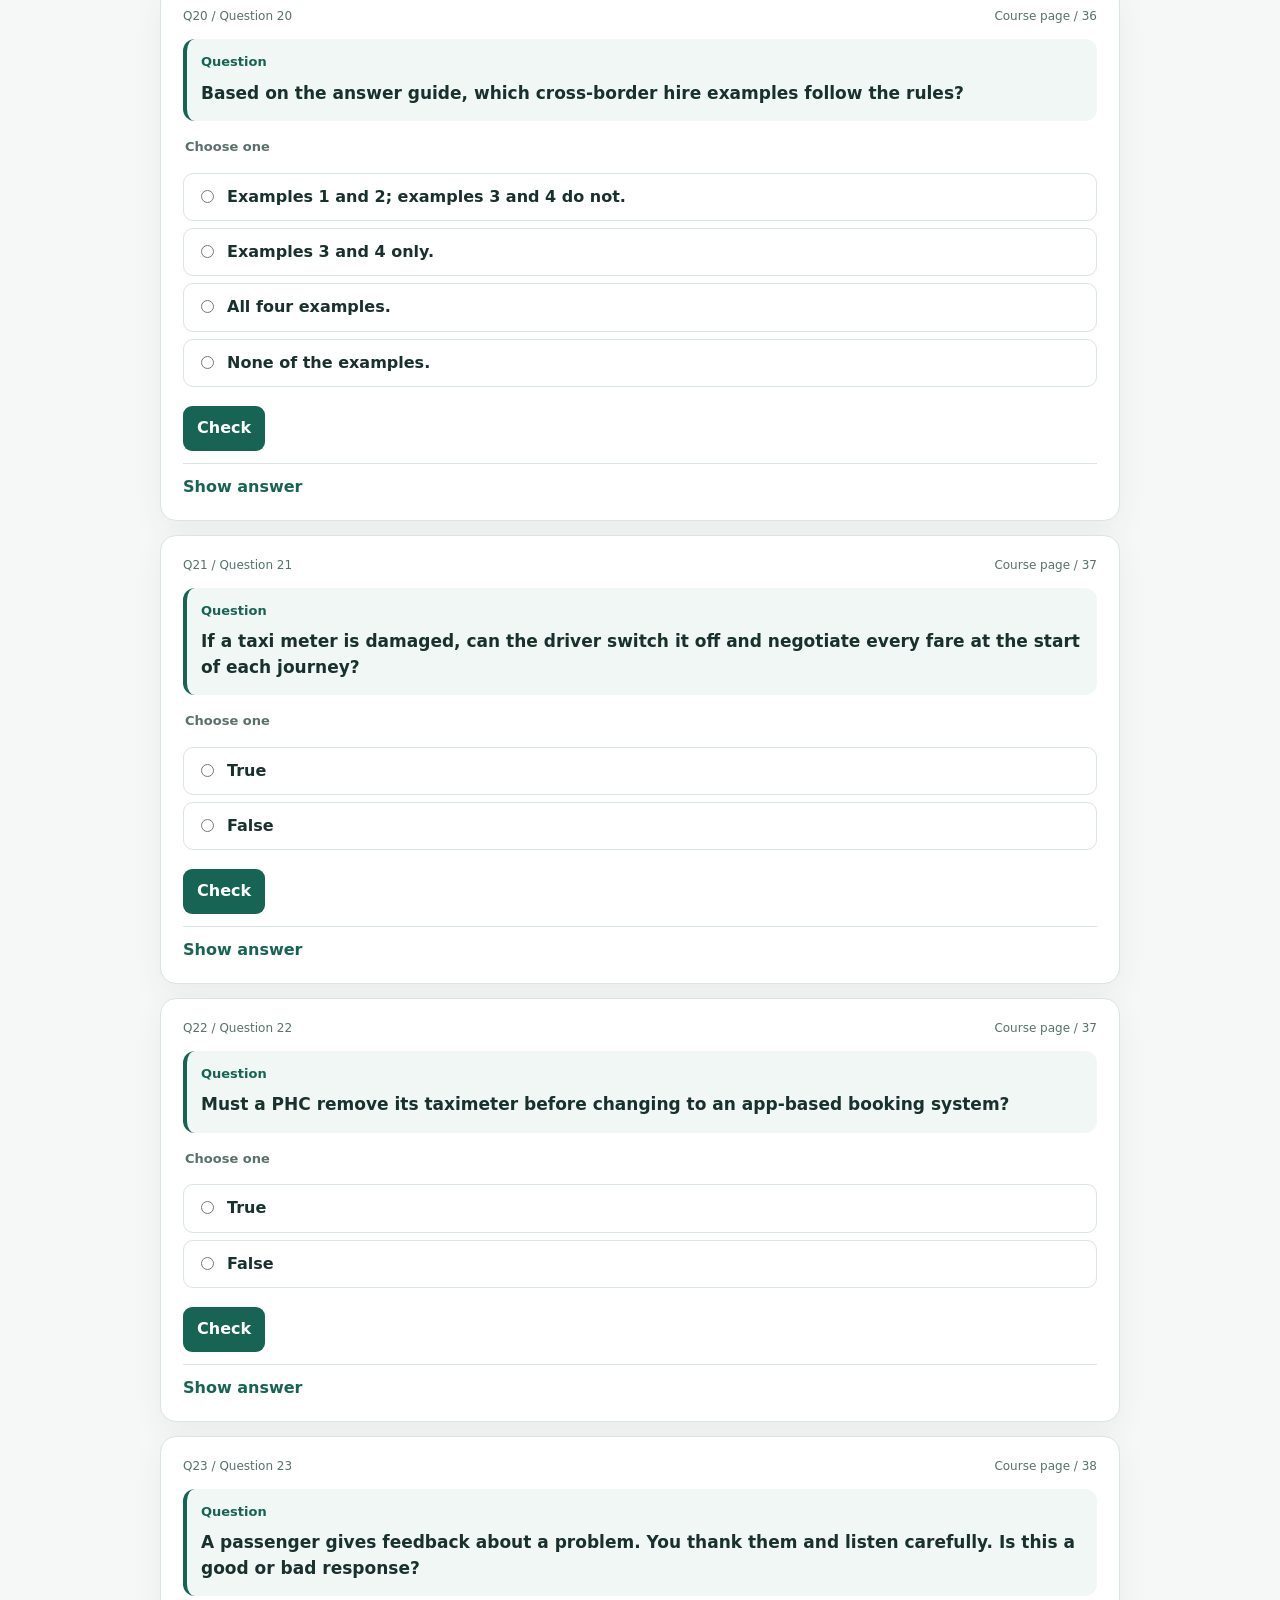
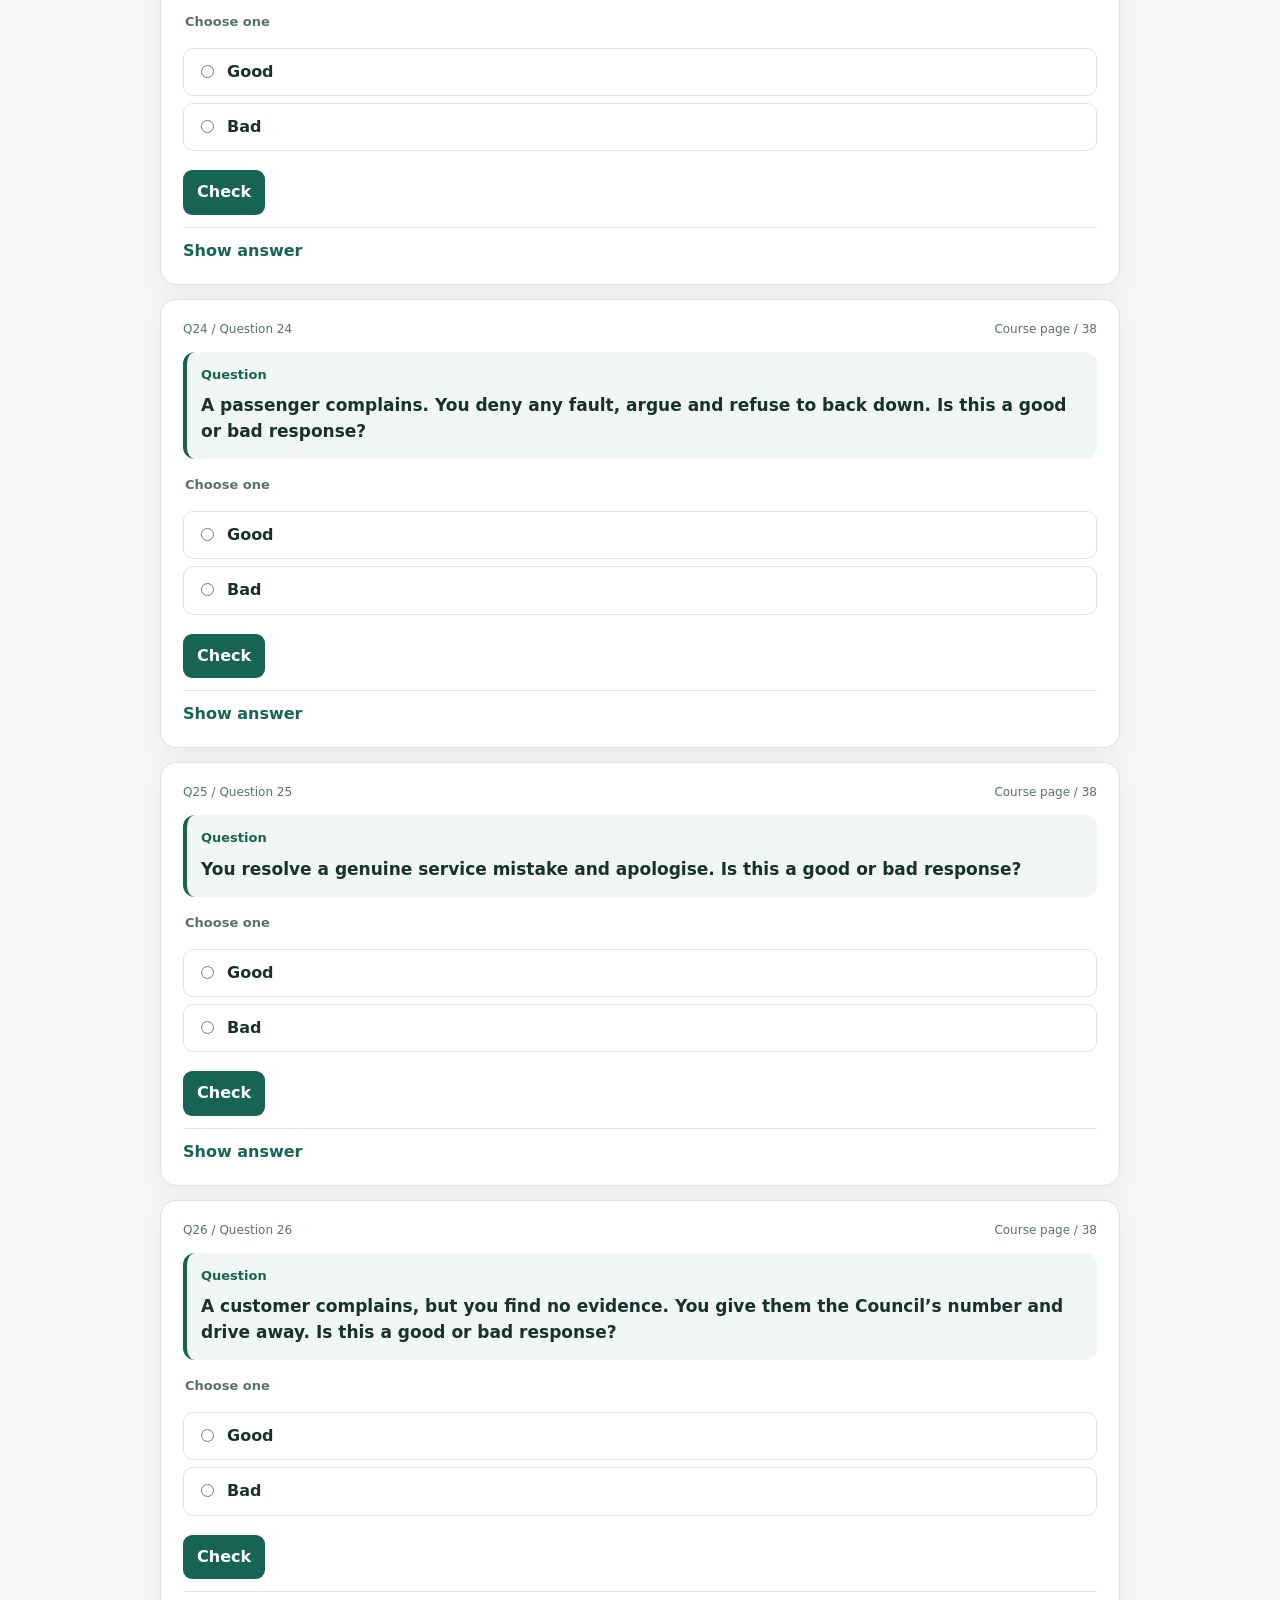
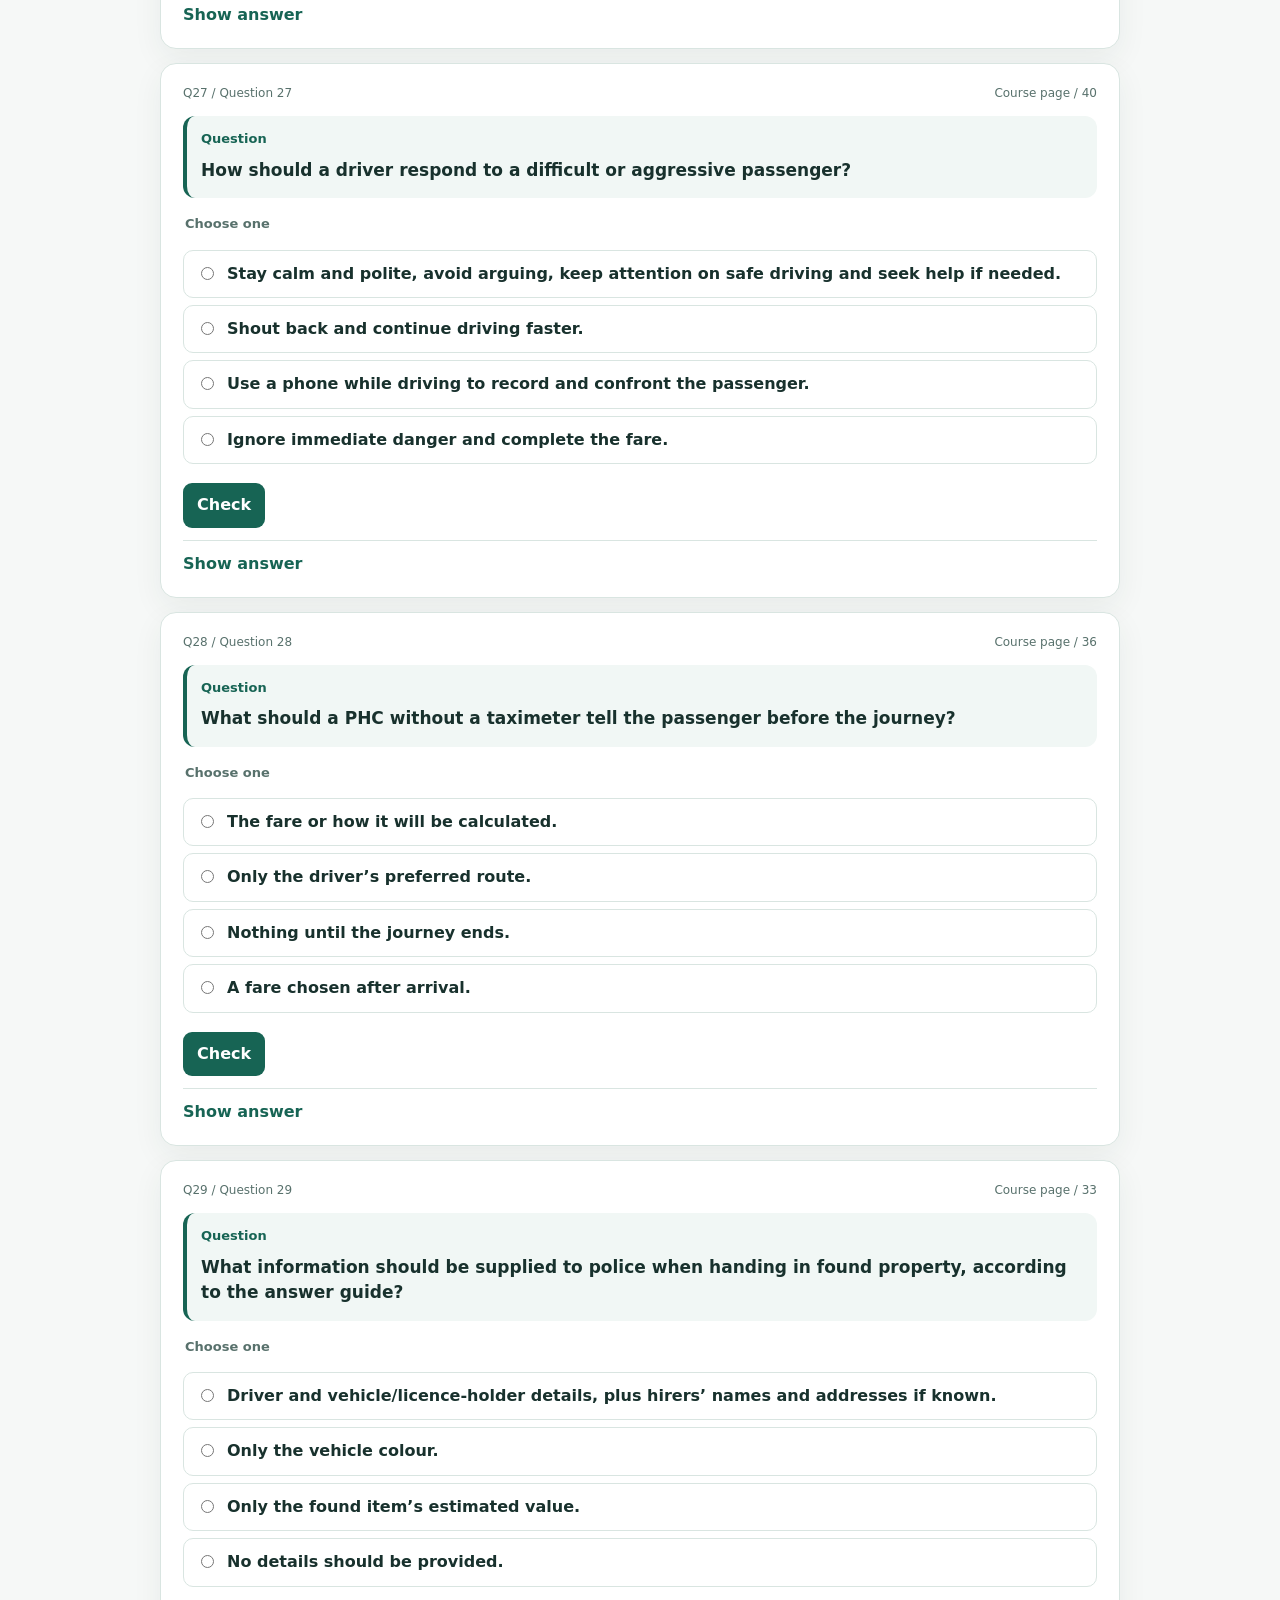
<file: module-5.html>
<!doctype html>
<html lang="en">
<head>
  <meta charset="utf-8">
  <meta name="viewport" content="width=device-width, initial-scale=1">
  <meta name="theme-color" content="#123b36">
  <title>English Practice | Taxi & PHC Training</title>
  <link rel="stylesheet" href="style.css?v=20261119-7">
</head>
<body data-module="5">
  <header class="topbar"><a class="brand" href="index.html"><span class="brand-mark">🚕</span><span><strong>Taxi & Private Hire Training</strong><small>English Practice</small></span></a><a class="all-modules" href="index.html">All sections</a></header>
  <main>
    <section class="module-intro">
      <div class="module-nav"><a href="module-4.html">Previous section: Service</a><a href="index.html">All sections</a><span></span></div>
      <h1 id="module-title"></h1>
      <div id="module-intro" class="bilingual-intro"></div>
      <p class="count-pill" id="question-count"></p>
    </section>
    <section class="questions-section"><h2>English multiple-choice questions</h2><section id="question-list" class="question-list" aria-live="polite"></section></section>
    <div class="module-nav bottom-nav"><a href="module-4.html">Previous section: Service</a><a href="index.html">All sections</a><span></span></div>
    <footer>English-only practice questions. Training material is based on the supplied 2020 guide; check current Council licensing conditions.</footer>
  </main>
  <script src="questions.js?v=20261119-7"></script><script src="extra-questions.js?v=20261119-7"></script><script src="answers.js?v=20261119-7"></script><script src="course-guide.js?v=20261119-7"></script><script src="app.js?v=20261119-7"></script>
</body>
</html>
</file>
<file: style.css>
:root{--ink:#18312d;--muted:#58716c;--green:#176454;--deep:#123b36;--pale:#edf5f2;--line:#d9e5e1;--gold:#f5c768;--white:#fff;--shadow:0 10px 30px #1d453310}*{box-sizing:border-box}body{margin:0;background:#f6f8f7;color:var(--ink);font-family:system-ui,-apple-system,"Segoe UI",Arial,sans-serif;line-height:1.65}.topbar{min-height:74px;background:var(--white);border-bottom:1px solid var(--line);display:flex;align-items:center;justify-content:space-between;padding:12px max(calc((100% - 1080px)/2),20px);gap:20px}.brand{display:flex;align-items:center;gap:12px;color:var(--ink);text-decoration:none}.brand-mark{font-size:32px}.brand strong,.brand small{display:block}.brand small{color:var(--muted);font-size:12px}.all-modules{color:var(--green);font-weight:700;text-decoration:none}main{max-width:1000px;margin:0 auto;padding:28px 20px 55px}.intro,.module-intro{background:linear-gradient(125deg,var(--deep),#1f7460);color:white;border-radius:22px;padding:30px 34px;box-shadow:var(--shadow)}.eyebrow{color:var(--gold);font-weight:700;font-size:13px;margin:0 0 8px}.intro h1{font-size:clamp(30px,5vw,44px);line-height:1.2;margin:0 0 14px}.intro h1 span{font-size:.8em}.intro>p:not(.eyebrow){max-width:760px;margin:8px 0}.notice{margin-top:20px;background:#ffffff18;border:1px solid #ffffff35;border-radius:12px;padding:12px 14px;color:#f4f9f7;font-size:14px}.notice span{display:block}.module-grid{display:grid;grid-template-columns:repeat(2,minmax(0,1fr));gap:15px;margin:22px 0}.module-card{display:flex;gap:16px;align-items:flex-start;padding:21px;background:white;border:1px solid var(--line);border-radius:16px;text-decoration:none;color:var(--ink);box-shadow:var(--shadow);transition:transform .15s,border-color .15s}.module-card:hover{transform:translateY(-2px);border-color:#8ab9aa}.module-number{flex:none;width:42px;height:42px;border-radius:50%;background:var(--green);color:white;display:grid;place-items:center;font-size:20px;font-weight:800}.module-card h2{margin:0;font-size:19px;line-height:1.35}.module-card h2[lang=ar]{margin-top:3px}.module-card p{margin:8px 0;color:var(--muted);font-size:14px}.module-card strong{color:var(--green);font-size:13px}.module-nav{display:flex;align-items:center;justify-content:space-between;gap:12px;margin:0 0 18px}.module-nav a{color:#e8f5f0;text-decoration:none;font-size:13px;font-weight:700}.module-nav a:hover{text-decoration:underline}.module-intro h1{margin:0;font-size:clamp(26px,4vw,38px);line-height:1.2}.module-intro h1 span{display:block}.bilingual-intro{margin-top:10px}.bilingual-intro p{margin:4px 0}.count-pill{display:inline-block;margin:14px 0 0;padding:5px 12px;border-radius:99px;background:#ffffff20;font-size:13px}.question-list{display:grid;gap:14px;margin-top:20px}.question-card{padding:20px 22px;background:white;border:1px solid var(--line);border-radius:16px;box-shadow:var(--shadow)}.meta{display:flex;justify-content:space-between;gap:12px;color:var(--muted);font-size:12px;margin-bottom:12px}.question-prompt{padding:12px 14px;background:#f1f7f5;border-radius:12px;border-inline-start:4px solid var(--green)}.language-label{display:block;margin-bottom:8px;color:var(--green);font-size:13px;font-weight:800}.bilingual p{margin:3px 0}.bilingual p[lang=en]{text-align:left}.bilingual p[lang=ar]{text-align:right}.question-text p{font-weight:700;font-size:17px;line-height:1.5}.options{border:0;padding:0;margin:15px 0 0}.options legend{font-weight:700;color:var(--muted);font-size:13px;margin-bottom:8px}.option{display:flex;align-items:flex-start;gap:10px;padding:10px 12px;margin:7px 0;border:1px solid var(--line);border-radius:10px;cursor:pointer}.option:hover{background:#f7fbf9}.option input{margin-top:6px;accent-color:var(--green)}.option span{display:grid;gap:1px}.option b[lang=en]{text-align:left}.option b[lang=ar]{text-align:right}.response-label{display:grid;gap:6px;margin-top:14px;font-weight:700;color:var(--muted)}.response-label span{display:block}.response-label span[lang=ar]{text-align:right}textarea{width:100%;min-height:78px;padding:10px 12px;border:1px solid var(--line);border-radius:10px;font:inherit;color:var(--ink);resize:vertical}.actions{display:flex;align-items:center;gap:12px;flex-wrap:wrap;margin:12px 0}.check-button{border:0;border-radius:9px;background:var(--green);color:white;padding:9px 14px;font:inherit;font-weight:700;cursor:pointer}.check-button:hover{background:#124f43}.result{display:flex;gap:10px;font-weight:700;font-size:14px}.correct{color:#177449}.incorrect{color:#aa4038}.answer{margin-top:12px;border-top:1px solid var(--line);padding-top:10px}.answer summary{display:flex;gap:16px;cursor:pointer;color:var(--green);font-weight:800}.answer-body{margin-top:12px;padding:13px 14px;background:#f4f9f7;border-radius:10px}.answer-body h3,.answer-body h4{display:flex;justify-content:space-between;gap:10px;margin:0 0 8px;color:var(--green);font-size:15px}.answer-body h4{margin-top:13px}.answer-text p,.explanation-text p{white-space:pre-line;margin:0 0 7px}.answer-text p[lang=en],.explanation-text p[lang=en]{text-align:left}.answer-text p[lang=ar],.explanation-text p[lang=ar]{text-align:right}.bottom-nav{margin:24px 2px}.bottom-nav a{color:var(--green)}footer{display:grid;gap:4px;text-align:center;margin:28px auto 0;color:var(--muted);font-size:12px}footer span[lang=ar]{text-align:center}button:focus-visible,a:focus-visible,input:focus-visible,textarea:focus-visible{outline:3px solid #82c9b5;outline-offset:2px}@media(max-width:680px){.module-grid{grid-template-columns:1fr}.intro,.module-intro{padding:24px 20px}.question-card{padding:16px}.module-nav{flex-wrap:wrap}.meta{align-items:flex-start}.topbar{padding-inline:15px}.all-modules{font-size:12px}}

.guide-section,.questions-section{margin:26px 0}.guide-heading,.questions-section>h2{margin:0 0 13px}.guide-heading h2,.questions-section>h2{font-size:24px;line-height:1.35}.guide-heading h2 span,.questions-section>h2 span{display:block}.guide-heading>p{margin:4px 0 14px;color:var(--muted)}.guide-list{display:grid;gap:12px}.guide-card{background:#fff;border:1px solid var(--line);border-radius:15px;padding:17px 19px;box-shadow:var(--shadow)}.guide-card h3{font-size:17px;line-height:1.45;margin:7px 0 9px}.guide-card h3 span{display:block}.guide-text p,.answer-text p,.explanation-text p{white-space:pre-line}.guide-text{border-inline-start:3px solid var(--green);padding-inline-start:12px}.guide-text p{margin:6px 0}.questions-section{padding-top:10px;border-top:1px solid var(--line)}
</file>
